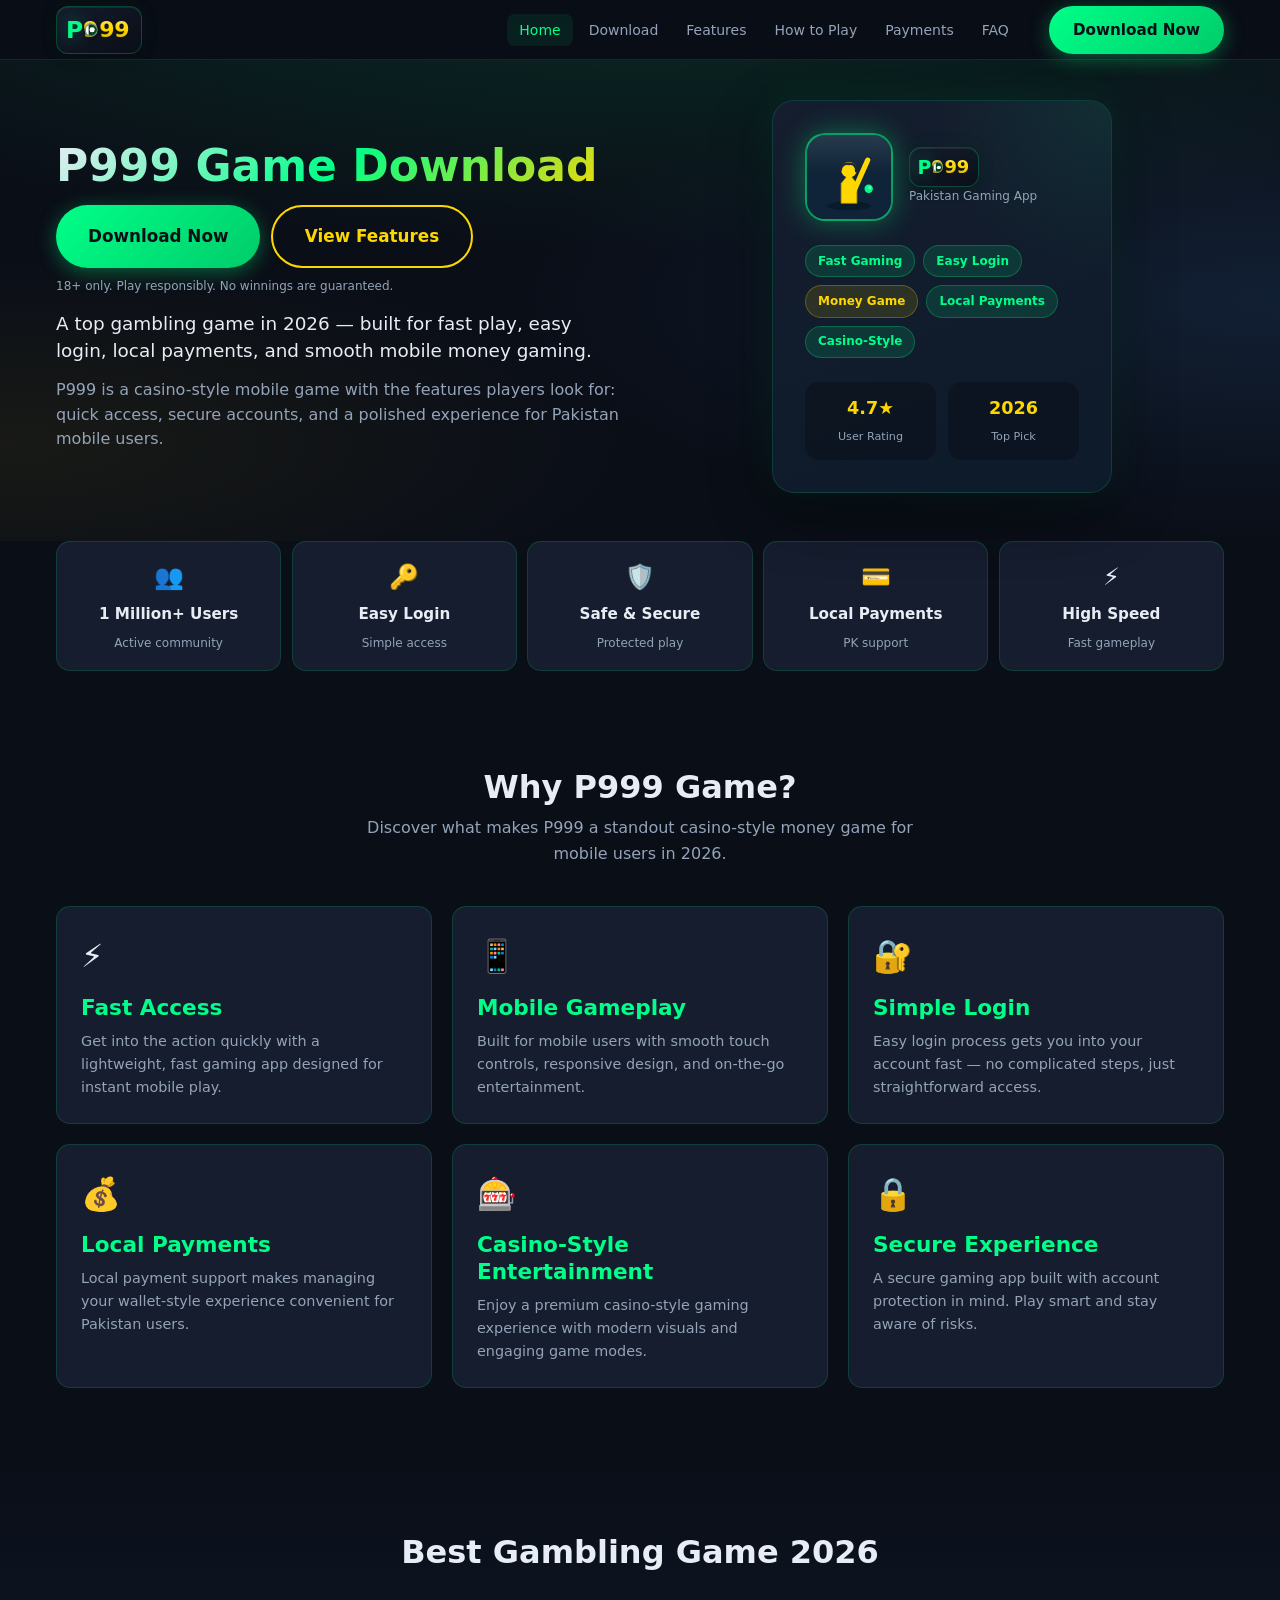
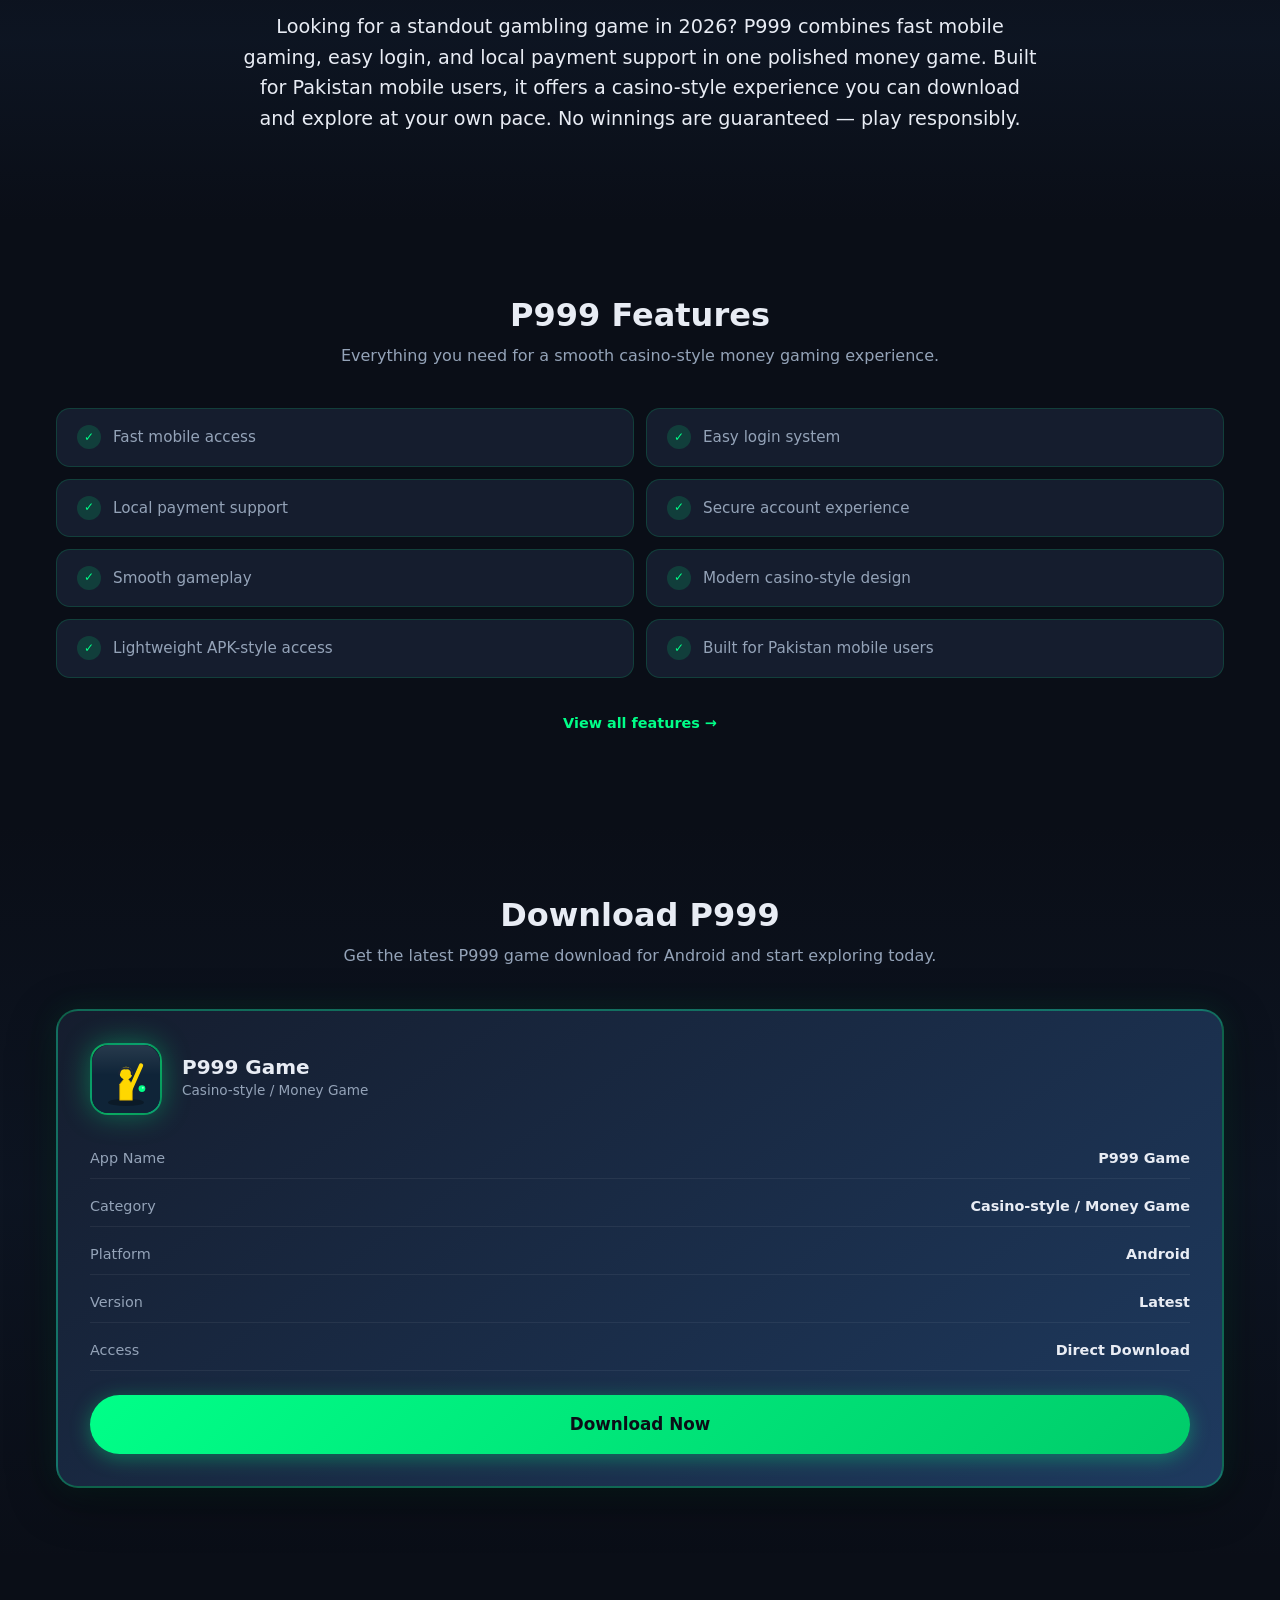
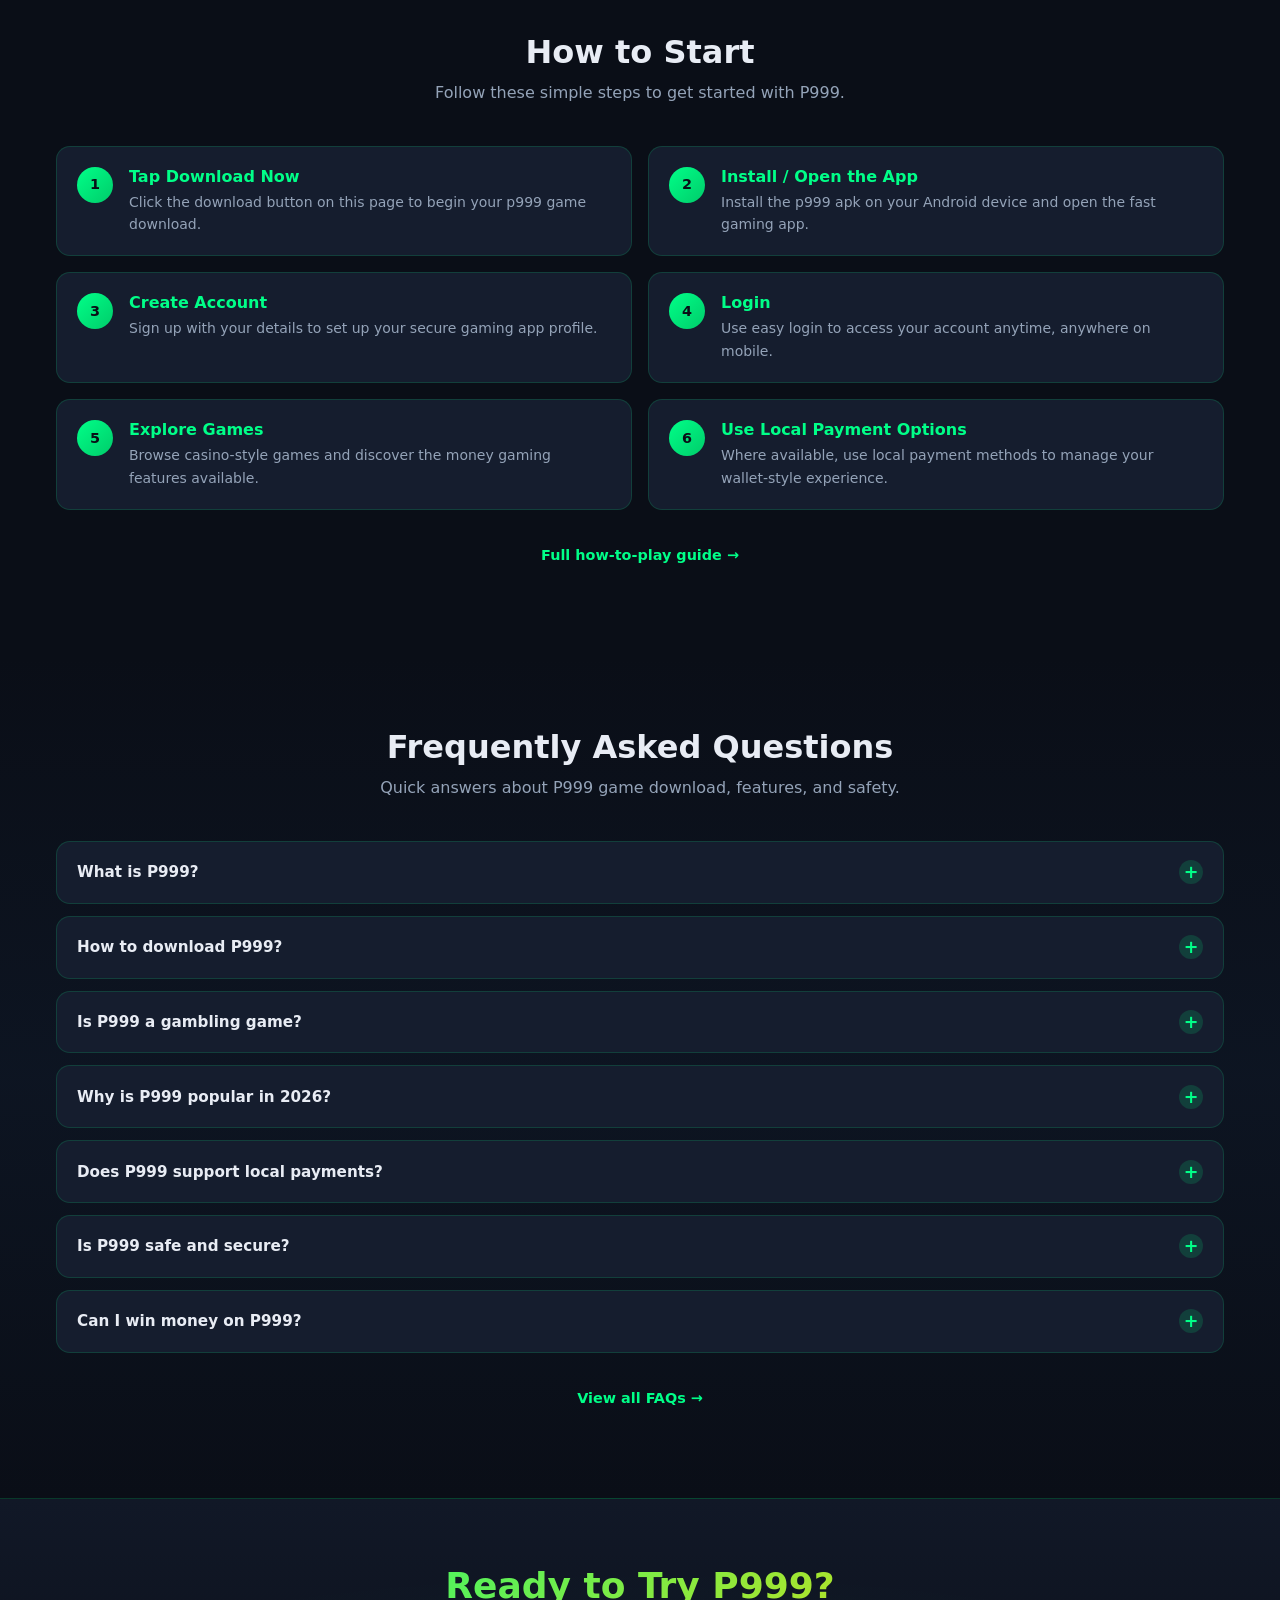
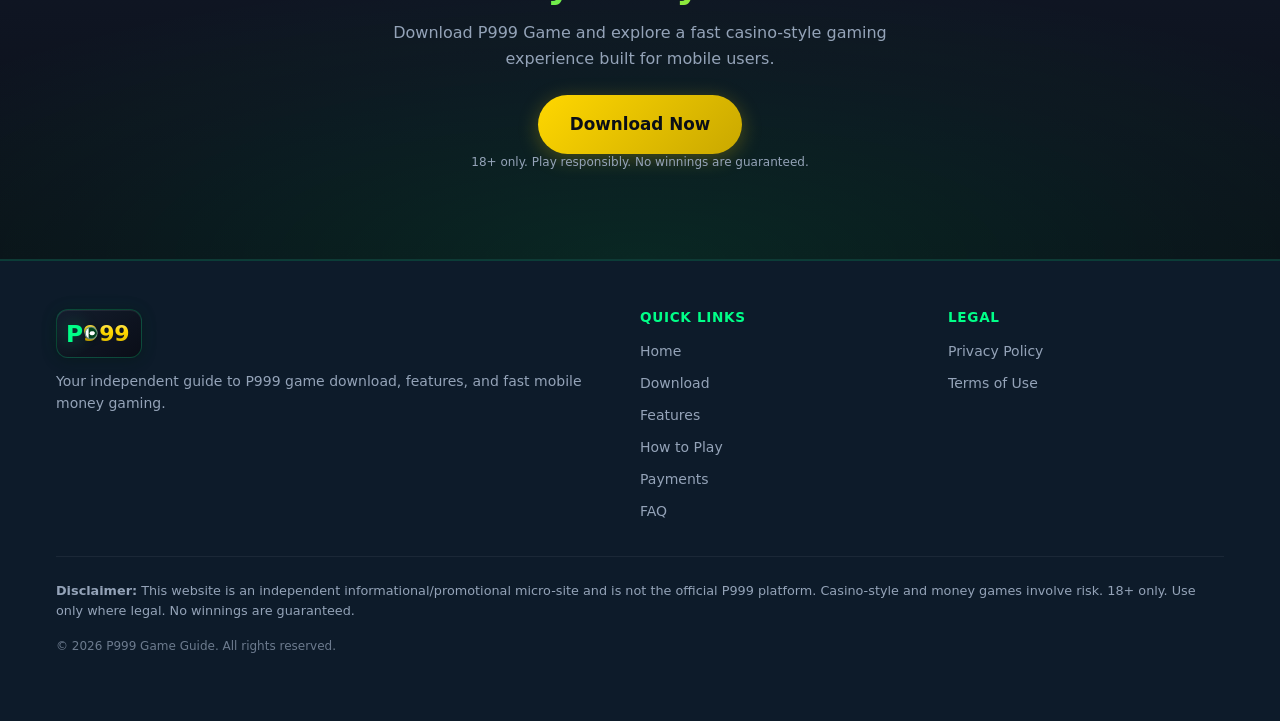
<file: index.html>
<!DOCTYPE html>
<html lang="en">
<head>
  <meta charset="UTF-8">
  <meta name="viewport" content="width=device-width, initial-scale=1.0, viewport-fit=cover">
  <title>P999 Game Download — Best Gambling Game 2026 | Fast Mobile Money Game</title>
  <meta name="description" content="Download P999 Game — the best gambling game 2026 for fast play, easy login, local payments, and a secure casino-style money gaming experience built for Pakistan mobile users.">
  <link rel="canonical" href="https://p999-game.vercel.app/">
  <meta name="theme-color" content="#0a0e17">
  <meta name="robots" content="index, follow">

  <!-- Open Graph -->
  <meta property="og:type" content="website">
  <meta property="og:title" content="P999 Game Download — Best Gambling Game 2026">
  <meta property="og:description" content="Download P999 for fast casino-style gaming, easy login, local payments, and smooth mobile money game features. 18+ only. No winnings guaranteed.">
  <meta property="og:url" content="https://p999-game.vercel.app/">
  <meta property="og:site_name" content="P999 Game Guide">
  <meta property="og:locale" content="en_PK">

  <!-- Twitter Card -->
  <meta name="twitter:card" content="summary_large_image">
  <meta name="twitter:title" content="P999 Game Download — Best Gambling Game 2026">
  <meta name="twitter:description" content="Download P999 for fast casino-style gaming, easy login, local payments, and smooth mobile money game features.">

  <link rel="stylesheet" href="style.css">

  <script type="application/ld+json">
  {
    "@context": "https://schema.org",
    "@type": "FAQPage",
    "mainEntity": [
      {
        "@type": "Question",
        "name": "What is P999?",
        "acceptedAnswer": {
          "@type": "Answer",
          "text": "P999 is a casino-style mobile money game popular among Pakistan gaming app users. It offers fast gameplay, easy login, local payment support, and a modern gambling game 2026 experience built for Android devices."
        }
      },
      {
        "@type": "Question",
        "name": "How to download P999?",
        "acceptedAnswer": {
          "@type": "Answer",
          "text": "Tap the Download Now button on this site to get the p999 apk. Follow the installation guide on our download page for step-by-step instructions."
        }
      },
      {
        "@type": "Question",
        "name": "Is P999 a gambling game?",
        "acceptedAnswer": {
          "@type": "Answer",
          "text": "Yes, P999 is a casino-style gambling game with money gaming features. It involves financial risk, and no winnings are guaranteed. Play only where legal and if you are 18 or older."
        }
      },
      {
        "@type": "Question",
        "name": "Why is P999 popular in 2026?",
        "acceptedAnswer": {
          "@type": "Answer",
          "text": "P999 is considered one of the best gambling game 2026 options due to its fast access, easy login, local payments, secure account features, and smooth mobile gameplay tailored for Pakistan users."
        }
      },
      {
        "@type": "Question",
        "name": "Does P999 support local payments?",
        "acceptedAnswer": {
          "@type": "Answer",
          "text": "Yes, P999 offers local payment support for a convenient wallet-style experience."
        }
      },
      {
        "@type": "Question",
        "name": "Is P999 safe and secure?",
        "acceptedAnswer": {
          "@type": "Answer",
          "text": "P999 is designed as a secure gaming app with account protection features. Always download from trusted sources and follow APK safety tips."
        }
      },
      {
        "@type": "Question",
        "name": "Can I win money on P999?",
        "acceptedAnswer": {
          "@type": "Answer",
          "text": "P999 includes money gaming features where outcomes vary. Gambling involves risk, and no winnings are guaranteed. Never play with money you cannot afford to lose."
        }
      }
    ]
  }
  </script>

  <script type="application/ld+json">
  {
    "@context": "https://schema.org",
    "@type": "SoftwareApplication",
    "name": "P999 Game",
    "applicationCategory": "GameApplication",
    "operatingSystem": "Android",
    "description": "P999 is a casino-style mobile money gaming app with easy login, local payment support, and fast gameplay built for Pakistan mobile users.",
    "offers": {
      "@type": "Offer",
      "price": "0",
      "priceCurrency": "PKR"
    }
  }
  </script>
</head>
<body>

  <!-- Header -->
  <header class="site-header">
    <div class="container header-inner">
      <a href="index.html" class="p999-logo" aria-label="P999 Home">
        <span class="logo-text">
          <span class="logo-p">P</span><span class="logo-nine logo-nine-flag">9<span class="pk-flag" aria-hidden="true"><span class="pk-flag-stripe"></span><span class="pk-flag-moon"></span><span class="pk-flag-star"></span></span></span><span class="logo-nine">9</span><span class="logo-nine">9</span>
        </span>
      </a>

      <nav class="main-nav" aria-label="Main navigation">
        <ul>
          <li><a href="index.html" class="active">Home</a></li>
          <li><a href="download.html">Download</a></li>
          <li><a href="features.html">Features</a></li>
          <li><a href="how-to-play.html">How to Play</a></li>
          <li><a href="login-payments.html">Payments</a></li>
          <li><a href="faq.html">FAQ</a></li>
        </ul>
      </nav>

      <a href="#" class="btn btn-primary header-cta" data-download>Download Now</a>

      <div class="header-actions">
        <a href="#" class="btn btn-primary header-cta-mobile" data-download>Download</a>
        <button class="hamburger" aria-label="Open menu" aria-expanded="false">
          <span></span><span></span><span></span>
        </button>
      </div>
    </div>
  </header>

  <nav class="mobile-nav" aria-label="Mobile navigation">
    <ul>
      <li class="mobile-nav-cta"><a href="#" class="btn btn-primary btn-block" data-download>Download Now</a></li>
      <li><a href="index.html" class="active">Home</a></li>
      <li><a href="download.html">Download</a></li>
      <li><a href="features.html">Features</a></li>
      <li><a href="how-to-play.html">How to Play</a></li>
      <li><a href="login-payments.html">Payments</a></li>
      <li><a href="faq.html">FAQ</a></li>
    </ul>
  </nav>

  <main>
    <!-- Hero -->
    <section class="hero">
      <div class="container">
        <div class="hero-grid">
          <div class="hero-content">
            <h1>P999 Game Download</h1>
            <div class="hero-cta">
              <a href="#" class="btn btn-primary btn-lg" data-download>Download Now</a>
              <a href="features.html" class="btn btn-secondary btn-lg">View Features</a>
            </div>
            <p class="hero-disclaimer hero-disclaimer-inline">18+ only. Play responsibly. No winnings are guaranteed.</p>
            <p class="hero-subtitle">A top gambling game in 2026 — built for fast play, easy login, local payments, and smooth mobile money gaming.</p>
            <p class="hero-text">P999 is a casino-style mobile game with the features players look for: quick access, secure accounts, and a polished experience for Pakistan mobile users.</p>
          </div>

          <div class="hero-visual">
            <div class="app-preview-card" aria-hidden="true">
              <div class="preview-header">
                <div class="app-icon app-icon-lg">
                  <svg class="icon-cricketer" viewBox="0 0 64 64" fill="none" xmlns="http://www.w3.org/2000/svg" aria-hidden="true">
                    <rect width="64" height="64" rx="14" fill="#0f2438"/>
                    <ellipse cx="32" cy="54" rx="17" ry="3.5" fill="#000" fill-opacity="0.28"/>
                    <path d="M26 52V37l5.5-7h1l5.5 7v15H26z" fill="#ffd700" stroke="#b8920a" stroke-width="0.6"/>
                    <circle cx="32" cy="26.5" r="6" fill="#ffd700"/>
                    <path d="M25.5 27c0.5-3.5 3-5.5 6.5-5 3.5-0.5 6 2 5.5 5.5" stroke="#1a2438" stroke-width="2" fill="none" stroke-linecap="round"/>
                    <rect x="38.5" y="16" width="4" height="32" rx="2" fill="#ffd700" transform="rotate(24 40.5 32)"/>
                    <circle cx="47" cy="41" r="3.2" fill="#00ff88"/>
                    <circle cx="47.8" cy="40.2" r="1" fill="#fff" fill-opacity="0.55"/>
                  </svg>
                </div>
                <div>
                  <span class="p999-logo" style="font-size:1.1rem">
                    <span class="logo-text">
                      <span class="logo-p">P</span><span class="logo-nine logo-nine-flag">9<span class="pk-flag"><span class="pk-flag-stripe"></span><span class="pk-flag-moon"></span><span class="pk-flag-star"></span></span></span><span class="logo-nine">9</span><span class="logo-nine">9</span>
                    </span>
                  </span>
                  <p style="font-size:0.75rem;color:var(--color-text-muted);margin:0">Pakistan Gaming App</p>
                </div>
              </div>
              <div class="preview-tags">
                <span class="tag">Fast Gaming</span>
                <span class="tag">Easy Login</span>
                <span class="tag tag-gold">Money Game</span>
                <span class="tag">Local Payments</span>
                <span class="tag">Casino-Style</span>
              </div>
              <div class="preview-stats">
                <div class="preview-stat"><strong>4.7★</strong><span>User Rating</span></div>
                <div class="preview-stat"><strong>2026</strong><span>Top Pick</span></div>
              </div>
            </div>
          </div>
        </div>
      </div>
    </section>

    <!-- Stat Cards -->
    <div class="container">
      <div class="stat-cards">
        <!-- Replace or verify this claim before final launch if needed. -->
        <div class="stat-card">
          <div class="stat-icon">👥</div>
          <strong>1 Million+ Users</strong>
          <span>Active community</span>
        </div>
        <div class="stat-card">
          <div class="stat-icon">🔑</div>
          <strong>Easy Login</strong>
          <span>Simple access</span>
        </div>
        <div class="stat-card">
          <div class="stat-icon">🛡️</div>
          <strong>Safe &amp; Secure</strong>
          <span>Protected play</span>
        </div>
        <div class="stat-card">
          <div class="stat-icon">💳</div>
          <strong>Local Payments</strong>
          <span>PK support</span>
        </div>
        <div class="stat-card">
          <div class="stat-icon">⚡</div>
          <strong>High Speed</strong>
          <span>Fast gameplay</span>
        </div>
      </div>
    </div>

    <!-- Why P999 -->
    <section id="why-p999">
      <div class="container">
        <div class="section-title">
          <h2>Why P999 Game?</h2>
          <p>Discover what makes P999 a standout casino-style money game for mobile users in 2026.</p>
        </div>
        <div class="cards-grid cols-3">
          <article class="card">
            <div class="card-icon">⚡</div>
            <h3>Fast Access</h3>
            <p>Get into the action quickly with a lightweight, fast gaming app designed for instant mobile play.</p>
          </article>
          <article class="card">
            <div class="card-icon">📱</div>
            <h3>Mobile Gameplay</h3>
            <p>Built for mobile users with smooth touch controls, responsive design, and on-the-go entertainment.</p>
          </article>
          <article class="card">
            <div class="card-icon">🔐</div>
            <h3>Simple Login</h3>
            <p>Easy login process gets you into your account fast — no complicated steps, just straightforward access.</p>
          </article>
          <article class="card">
            <div class="card-icon">💰</div>
            <h3>Local Payments</h3>
            <p>Local payment support makes managing your wallet-style experience convenient for Pakistan users.</p>
          </article>
          <article class="card">
            <div class="card-icon">🎰</div>
            <h3>Casino-Style Entertainment</h3>
            <p>Enjoy a premium casino-style gaming experience with modern visuals and engaging game modes.</p>
          </article>
          <article class="card">
            <div class="card-icon">🔒</div>
            <h3>Secure Experience</h3>
            <p>A secure gaming app built with account protection in mind. Play smart and stay aware of risks.</p>
          </article>
        </div>
      </div>
    </section>

    <!-- Best Gambling Game 2026 -->
    <section id="best-game">
      <div class="container">
        <div class="section-title">
          <h2>Best Gambling Game 2026</h2>
        </div>
        <div class="prose" style="max-width:800px;margin:0 auto;text-align:center">
          <p class="lead">Looking for a standout gambling game in 2026? P999 combines fast mobile gaming, easy login, and local payment support in one polished money game. Built for Pakistan mobile users, it offers a casino-style experience you can download and explore at your own pace. No winnings are guaranteed — play responsibly.</p>
        </div>
      </div>
    </section>

    <!-- Features -->
    <section id="features">
      <div class="container">
        <div class="section-title">
          <h2>P999 Features</h2>
          <p>Everything you need for a smooth casino-style money gaming experience.</p>
        </div>
        <ul class="feature-list">
          <li class="feature-item"><span class="check">✓</span><span>Fast mobile access</span></li>
          <li class="feature-item"><span class="check">✓</span><span>Easy login system</span></li>
          <li class="feature-item"><span class="check">✓</span><span>Local payment support</span></li>
          <li class="feature-item"><span class="check">✓</span><span>Secure account experience</span></li>
          <li class="feature-item"><span class="check">✓</span><span>Smooth gameplay</span></li>
          <li class="feature-item"><span class="check">✓</span><span>Modern casino-style design</span></li>
          <li class="feature-item"><span class="check">✓</span><span>Lightweight APK-style access</span></li>
          <li class="feature-item"><span class="check">✓</span><span>Built for Pakistan mobile users</span></li>
        </ul>
        <p class="text-center mt-2"><a href="features.html" class="link-arrow">View all features →</a></p>
      </div>
    </section>

    <!-- Download -->
    <section id="download">
      <div class="container">
        <div class="section-title">
          <h2>Download P999</h2>
          <p>Get the latest P999 game download for Android and start exploring today.</p>
        </div>
        <div class="download-card">
          <div class="download-card-header">
            <div class="app-icon">
              <svg class="icon-cricketer" viewBox="0 0 64 64" fill="none" xmlns="http://www.w3.org/2000/svg" aria-hidden="true">
                <rect width="64" height="64" rx="14" fill="#0f2438"/>
                <ellipse cx="32" cy="54" rx="17" ry="3.5" fill="#000" fill-opacity="0.28"/>
                <path d="M26 52V37l5.5-7h1l5.5 7v15H26z" fill="#ffd700" stroke="#b8920a" stroke-width="0.6"/>
                <circle cx="32" cy="26.5" r="6" fill="#ffd700"/>
                <path d="M25.5 27c0.5-3.5 3-5.5 6.5-5 3.5-0.5 6 2 5.5 5.5" stroke="#1a2438" stroke-width="2" fill="none" stroke-linecap="round"/>
                <rect x="38.5" y="16" width="4" height="32" rx="2" fill="#ffd700" transform="rotate(24 40.5 32)"/>
                <circle cx="47" cy="41" r="3.2" fill="#00ff88"/>
                <circle cx="47.8" cy="40.2" r="1" fill="#fff" fill-opacity="0.55"/>
              </svg>
            </div>
            <div>
              <h3 style="color:var(--color-text);font-size:1.25rem;margin:0">P999 Game</h3>
              <p style="margin:0;font-size:0.85rem;color:var(--color-text-muted)">Casino-style / Money Game</p>
            </div>
          </div>
          <dl class="download-info">
            <div class="download-info-row"><dt>App Name</dt><dd>P999 Game</dd></div>
            <div class="download-info-row"><dt>Category</dt><dd>Casino-style / Money Game</dd></div>
            <div class="download-info-row"><dt>Platform</dt><dd>Android</dd></div>
            <div class="download-info-row"><dt>Version</dt><dd>Latest</dd></div>
            <div class="download-info-row"><dt>Access</dt><dd>Direct Download</dd></div>
          </dl>
          <a href="#" class="btn btn-primary btn-lg btn-block" data-download>Download Now</a>
        </div>
      </div>
    </section>

    <!-- How to Start -->
    <section id="how-to-start">
      <div class="container">
        <div class="section-title">
          <h2>How to Start</h2>
          <p>Follow these simple steps to get started with P999.</p>
        </div>
        <ol class="steps">
          <li class="step">
            <div class="step-content">
              <h3>Tap Download Now</h3>
              <p>Click the download button on this page to begin your p999 game download.</p>
            </div>
          </li>
          <li class="step">
            <div class="step-content">
              <h3>Install / Open the App</h3>
              <p>Install the p999 apk on your Android device and open the fast gaming app.</p>
            </div>
          </li>
          <li class="step">
            <div class="step-content">
              <h3>Create Account</h3>
              <p>Sign up with your details to set up your secure gaming app profile.</p>
            </div>
          </li>
          <li class="step">
            <div class="step-content">
              <h3>Login</h3>
              <p>Use easy login to access your account anytime, anywhere on mobile.</p>
            </div>
          </li>
          <li class="step">
            <div class="step-content">
              <h3>Explore Games</h3>
              <p>Browse casino-style games and discover the money gaming features available.</p>
            </div>
          </li>
          <li class="step">
            <div class="step-content">
              <h3>Use Local Payment Options</h3>
              <p>Where available, use local payment methods to manage your wallet-style experience.</p>
            </div>
          </li>
        </ol>
        <p class="text-center mt-2"><a href="how-to-play.html" class="link-arrow">Full how-to-play guide →</a></p>
      </div>
    </section>

    <!-- FAQ Preview -->
    <section id="faq-preview">
      <div class="container">
        <div class="section-title">
          <h2>Frequently Asked Questions</h2>
          <p>Quick answers about P999 game download, features, and safety.</p>
        </div>
        <div class="faq-list">
          <div class="faq-item">
            <button class="faq-question" aria-expanded="false">What is P999?<span class="faq-icon">+</span></button>
            <div class="faq-answer"><div class="faq-answer-inner">P999 is a casino-style mobile money game popular among Pakistan gaming app users. It offers fast gameplay, easy login, local payment support, and a modern gambling game 2026 experience built for Android devices.</div></div>
          </div>
          <div class="faq-item">
            <button class="faq-question" aria-expanded="false">How to download P999?<span class="faq-icon">+</span></button>
            <div class="faq-answer"><div class="faq-answer-inner">Tap the Download Now button on this site to get the p999 apk. Follow the installation guide on our <a href="download.html">download page</a> for step-by-step instructions.</div></div>
          </div>
          <div class="faq-item">
            <button class="faq-question" aria-expanded="false">Is P999 a gambling game?<span class="faq-icon">+</span></button>
            <div class="faq-answer"><div class="faq-answer-inner">Yes, P999 is a casino-style gambling game with money gaming features. It involves financial risk, and no winnings are guaranteed. Play only where legal and if you are 18 or older.</div></div>
          </div>
          <div class="faq-item">
            <button class="faq-question" aria-expanded="false">Why is P999 popular in 2026?<span class="faq-icon">+</span></button>
            <div class="faq-answer"><div class="faq-answer-inner">P999 is considered one of the best gambling game 2026 options due to its fast access, easy login, local payments, secure account features, and smooth mobile gameplay tailored for Pakistan users.</div></div>
          </div>
          <div class="faq-item">
            <button class="faq-question" aria-expanded="false">Does P999 support local payments?<span class="faq-icon">+</span></button>
            <div class="faq-answer"><div class="faq-answer-inner">Yes, P999 offers local payment support for a convenient wallet-style experience. Visit our <a href="login-payments.html">login &amp; payments page</a> for more details.</div></div>
          </div>
          <div class="faq-item">
            <button class="faq-question" aria-expanded="false">Is P999 safe and secure?<span class="faq-icon">+</span></button>
            <div class="faq-answer"><div class="faq-answer-inner">P999 is designed as a secure gaming app with account protection features. Always download from trusted sources and follow APK safety tips on our download page.</div></div>
          </div>
          <div class="faq-item">
            <button class="faq-question" aria-expanded="false">Can I win money on P999?<span class="faq-icon">+</span></button>
            <div class="faq-answer"><div class="faq-answer-inner">P999 includes money gaming features where outcomes vary. Gambling involves risk, and no winnings are guaranteed. Never play with money you cannot afford to lose.</div></div>
          </div>
        </div>
        <p class="text-center mt-2"><a href="faq.html" class="link-arrow">View all FAQs →</a></p>
      </div>
    </section>

    <!-- Final CTA -->
    <section class="cta-section">
      <div class="container">
        <h2>Ready to Try P999?</h2>
        <p>Download P999 Game and explore a fast casino-style gaming experience built for mobile users.</p>
        <a href="#" class="btn btn-gold btn-lg" data-download>Download Now</a>
        <p class="hero-disclaimer mt-1">18+ only. Play responsibly. No winnings are guaranteed.</p>
      </div>
    </section>
  </main>

  <!-- Footer -->
  <footer class="site-footer">
    <div class="container">
      <div class="footer-grid">
        <div class="footer-brand">
          <a href="index.html" class="p999-logo">
            <span class="logo-text">
              <span class="logo-p">P</span><span class="logo-nine logo-nine-flag">9<span class="pk-flag"><span class="pk-flag-stripe"></span><span class="pk-flag-moon"></span><span class="pk-flag-star"></span></span></span><span class="logo-nine">9</span><span class="logo-nine">9</span>
            </span>
          </a>
          <p>Your independent guide to P999 game download, features, and fast mobile money gaming.</p>
        </div>
        <div class="footer-links">
          <h4>Quick Links</h4>
          <ul>
            <li><a href="index.html">Home</a></li>
            <li><a href="download.html">Download</a></li>
            <li><a href="features.html">Features</a></li>
            <li><a href="how-to-play.html">How to Play</a></li>
            <li><a href="login-payments.html">Payments</a></li>
            <li><a href="faq.html">FAQ</a></li>
          </ul>
        </div>
        <div class="footer-links">
          <h4>Legal</h4>
          <ul>
            <li><a href="privacy.html">Privacy Policy</a></li>
            <li><a href="terms.html">Terms of Use</a></li>
          </ul>
        </div>
      </div>
      <p class="footer-disclaimer"><strong>Disclaimer:</strong> This website is an independent informational/promotional micro-site and is not the official P999 platform. Casino-style and money games involve risk. 18+ only. Use only where legal. No winnings are guaranteed.</p>
      <p class="footer-bottom">&copy; 2026 P999 Game Guide. All rights reserved.</p>
    </div>
  </footer>

  <!-- Mobile Download Bar -->
  <div class="mobile-download-bar">
    <a href="#" class="btn btn-primary" data-download>Download P999</a>
  </div>

  <button class="scroll-top" aria-label="Scroll to top">↑</button>

  <script defer src="script.js"></script>
</body>
</html>
</file>
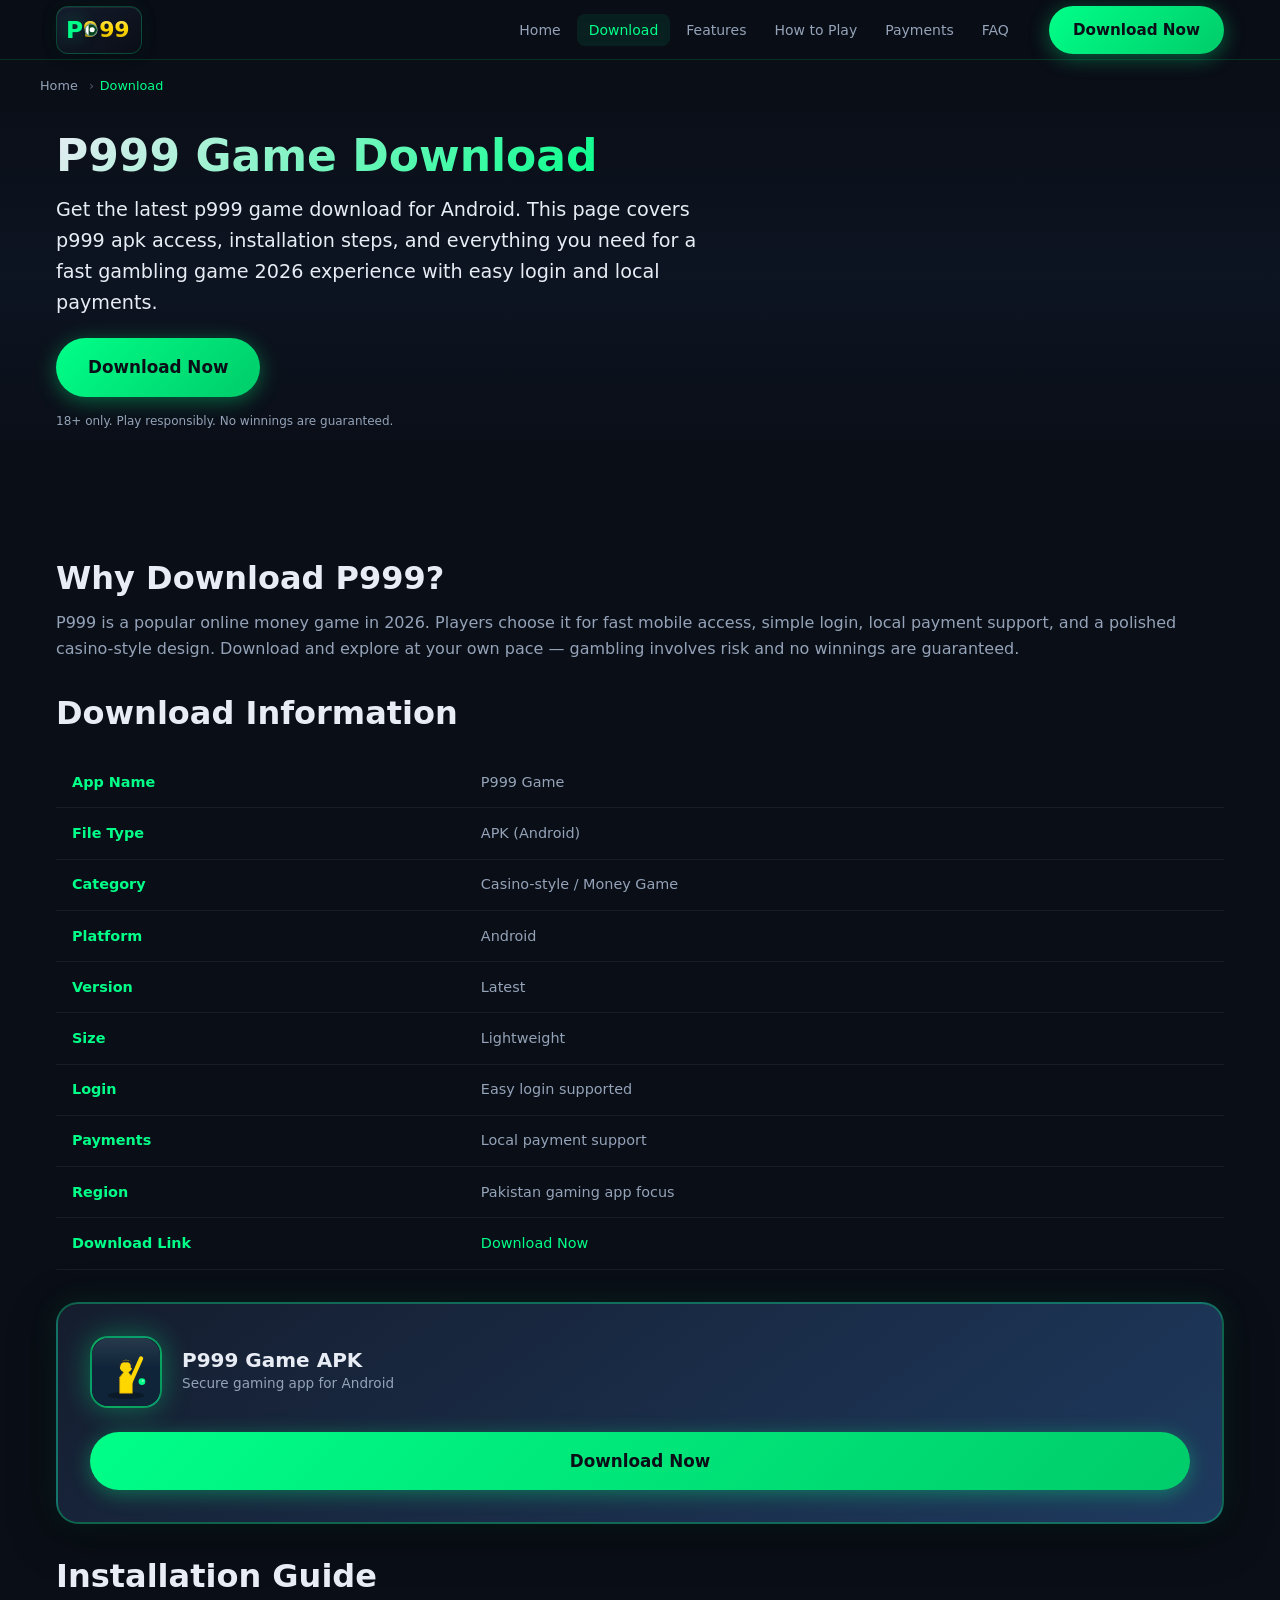
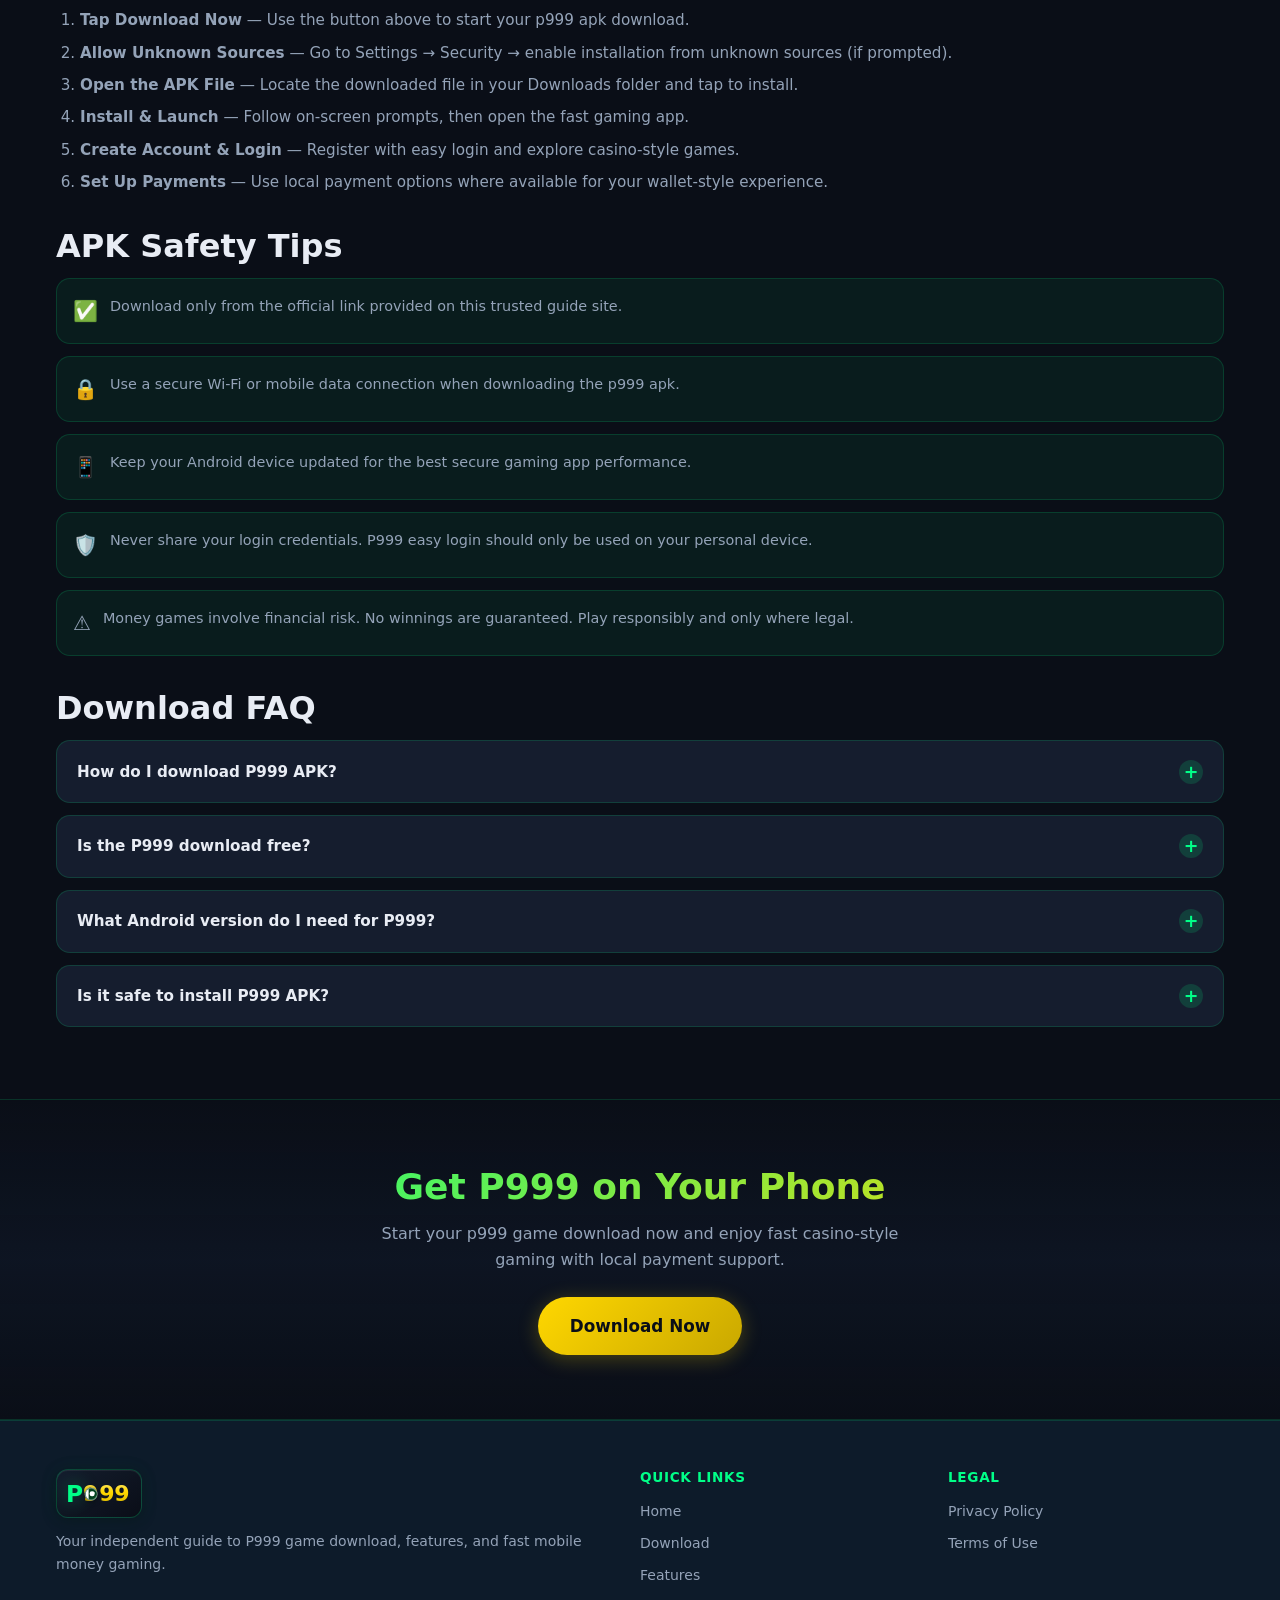
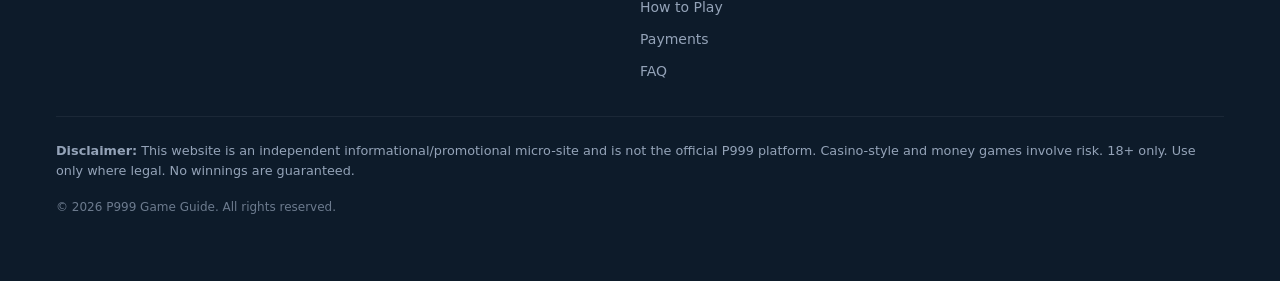
<file: download.html>
<!DOCTYPE html>
<html lang="en">
<head>
  <meta charset="UTF-8">
  <meta name="viewport" content="width=device-width, initial-scale=1.0, viewport-fit=cover">
  <title>P999 Game Download — Get P999 APK | Fast Gambling Game 2026</title>
  <meta name="description" content="Get your p999 game download here. Install the p999 apk for Android with easy login, local payments, and fast access to the best money game and gambling game 2026 experience.">
  <link rel="canonical" href="https://p999-game.vercel.app/download.html">
  <meta name="theme-color" content="#0a0e17">
  <meta name="robots" content="index, follow">

  <meta property="og:type" content="website">
  <meta property="og:title" content="P999 Game Download — Get P999 APK">
  <meta property="og:description" content="Download P999 APK for Android. Fast gambling game 2026 with easy login, local payments, and secure mobile money gaming.">
  <meta property="og:url" content="https://p999-game.vercel.app/download.html">
  <meta property="og:site_name" content="P999 Game Guide">

  <meta name="twitter:card" content="summary">
  <meta name="twitter:title" content="P999 Game Download — Get P999 APK">
  <meta name="twitter:description" content="Download P999 APK for Android with easy login, local payments, and fast mobile gaming access.">

  <link rel="stylesheet" href="style.css">

  <script type="application/ld+json">
  {
    "@context": "https://schema.org",
    "@type": "SoftwareApplication",
    "name": "P999 Game",
    "applicationCategory": "GameApplication",
    "operatingSystem": "Android",
    "description": "Download P999 APK — a casino-style gambling game 2026 with easy login, local payment support, and fast mobile money gaming features.",
    "offers": {
      "@type": "Offer",
      "price": "0",
      "priceCurrency": "PKR"
    }
  }
  </script>

  <script type="application/ld+json">
  {
    "@context": "https://schema.org",
    "@type": "FAQPage",
    "mainEntity": [
      {
        "@type": "Question",
        "name": "How do I download P999 APK?",
        "acceptedAnswer": {
          "@type": "Answer",
          "text": "Tap the Download Now button on this page to get the p999 apk file. Enable installation from unknown sources in your Android settings, then install and open the app."
        }
      },
      {
        "@type": "Question",
        "name": "Is the P999 download free?",
        "acceptedAnswer": {
          "@type": "Answer",
          "text": "Yes, downloading the P999 game app is free. In-app money gaming features may involve real funds. No winnings are guaranteed."
        }
      },
      {
        "@type": "Question",
        "name": "What Android version do I need for P999?",
        "acceptedAnswer": {
          "@type": "Answer",
          "text": "P999 works on most modern Android devices. Ensure your phone has enough storage and an updated operating system for the best fast gaming app experience."
        }
      },
      {
        "@type": "Question",
        "name": "Is it safe to install P999 APK?",
        "acceptedAnswer": {
          "@type": "Answer",
          "text": "Download only from trusted sources. Follow our APK safety tips below, use a secure connection, and verify the file before installing. This is a secure gaming app when obtained from reliable links."
        }
      }
    ]
  }
  </script>
</head>
<body>

  <header class="site-header">
    <div class="container header-inner">
      <a href="index.html" class="p999-logo" aria-label="P999 Home">
        <span class="logo-text">
          <span class="logo-p">P</span><span class="logo-nine logo-nine-flag">9<span class="pk-flag"><span class="pk-flag-stripe"></span><span class="pk-flag-moon"></span><span class="pk-flag-star"></span></span></span><span class="logo-nine">9</span><span class="logo-nine">9</span>
        </span>
      </a>
      <nav class="main-nav" aria-label="Main navigation">
        <ul>
          <li><a href="index.html">Home</a></li>
          <li><a href="download.html" class="active">Download</a></li>
          <li><a href="features.html">Features</a></li>
          <li><a href="how-to-play.html">How to Play</a></li>
          <li><a href="login-payments.html">Payments</a></li>
          <li><a href="faq.html">FAQ</a></li>
        </ul>
      </nav>
      <a href="#" class="btn btn-primary header-cta" data-download>Download Now</a>
      <div class="header-actions">
        <a href="#" class="btn btn-primary header-cta-mobile" data-download>Download</a>
        <button class="hamburger" aria-label="Open menu" aria-expanded="false"><span></span><span></span><span></span></button>
      </div>
    </div>
  </header>

  <nav class="mobile-nav" aria-label="Mobile navigation">
    <ul>
      
      <li class="mobile-nav-cta"><a href="#" class="btn btn-primary btn-block" data-download>Download Now</a></li>
<li><a href="index.html">Home</a></li>
      <li><a href="download.html" class="active">Download</a></li>
      <li><a href="features.html">Features</a></li>
      <li><a href="how-to-play.html">How to Play</a></li>
      <li><a href="login-payments.html">Payments</a></li>
      <li><a href="faq.html">FAQ</a></li>
    </ul>
  </nav>

  <main>
    <div class="container breadcrumbs" aria-label="Breadcrumb">
      <ol>
        <li><a href="index.html">Home</a></li>
        <li>Download</li>
      </ol>
    </div>

    <section class="page-header">
      <div class="container">
        <h1>P999 Game Download</h1>
        <p class="lead">Get the latest p999 game download for Android. This page covers p999 apk access, installation steps, and everything you need for a fast gambling game 2026 experience with easy login and local payments.</p>
        <div class="page-top-cta">
          <a href="#" class="btn btn-primary btn-lg" data-download>Download Now</a>
        </div>
        <p class="hero-disclaimer mt-1">18+ only. Play responsibly. No winnings are guaranteed.</p>
      </div>
    </section>

    <section>
      <div class="container prose">
        <h2>Why Download P999?</h2>
        <p>P999 is a popular online money game in 2026. Players choose it for fast mobile access, simple login, local payment support, and a polished casino-style design. Download and explore at your own pace — gambling involves risk and no winnings are guaranteed.</p>

        <h2>Download Information</h2>
        <table class="info-table">
          <tbody>
            <tr><th>App Name</th><td>P999 Game</td></tr>
            <tr><th>File Type</th><td>APK (Android)</td></tr>
            <tr><th>Category</th><td>Casino-style / Money Game</td></tr>
            <tr><th>Platform</th><td>Android</td></tr>
            <tr><th>Version</th><td>Latest</td></tr>
            <tr><th>Size</th><td>Lightweight</td></tr>
            <tr><th>Login</th><td>Easy login supported</td></tr>
            <tr><th>Payments</th><td>Local payment support</td></tr>
            <tr><th>Region</th><td>Pakistan gaming app focus</td></tr>
            <tr><th>Download Link</th><td><a href="#" data-download>Download Now</a></td></tr>
          </tbody>
        </table>

        <div class="download-card mt-2">
          <div class="download-card-header">
            <div class="app-icon">
              <svg class="icon-cricketer" viewBox="0 0 64 64" fill="none" xmlns="http://www.w3.org/2000/svg" aria-hidden="true">
                <rect width="64" height="64" rx="14" fill="#0f2438"/>
                <ellipse cx="32" cy="54" rx="17" ry="3.5" fill="#000" fill-opacity="0.28"/>
                <path d="M26 52V37l5.5-7h1l5.5 7v15H26z" fill="#ffd700" stroke="#b8920a" stroke-width="0.6"/>
                <circle cx="32" cy="26.5" r="6" fill="#ffd700"/>
                <path d="M25.5 27c0.5-3.5 3-5.5 6.5-5 3.5-0.5 6 2 5.5 5.5" stroke="#1a2438" stroke-width="2" fill="none" stroke-linecap="round"/>
                <rect x="38.5" y="16" width="4" height="32" rx="2" fill="#ffd700" transform="rotate(24 40.5 32)"/>
                <circle cx="47" cy="41" r="3.2" fill="#00ff88"/>
                <circle cx="47.8" cy="40.2" r="1" fill="#fff" fill-opacity="0.55"/>
              </svg>
            </div>
            <div>
              <h3 style="color:var(--color-text);font-size:1.25rem;margin:0">P999 Game APK</h3>
              <p style="margin:0;font-size:0.85rem;color:var(--color-text-muted)">Secure gaming app for Android</p>
            </div>
          </div>
          <a href="#" class="btn btn-primary btn-lg btn-block" data-download>Download Now</a>
        </div>

        <h2>Installation Guide</h2>
        <ol>
          <li><strong>Tap Download Now</strong> — Use the button above to start your p999 apk download.</li>
          <li><strong>Allow Unknown Sources</strong> — Go to Settings → Security → enable installation from unknown sources (if prompted).</li>
          <li><strong>Open the APK File</strong> — Locate the downloaded file in your Downloads folder and tap to install.</li>
          <li><strong>Install &amp; Launch</strong> — Follow on-screen prompts, then open the fast gaming app.</li>
          <li><strong>Create Account &amp; Login</strong> — Register with easy login and explore casino-style games.</li>
          <li><strong>Set Up Payments</strong> — Use local payment options where available for your wallet-style experience.</li>
        </ol>

        <h2>APK Safety Tips</h2>
        <div class="safety-tips">
          <div class="safety-tip"><span class="tip-icon">✅</span><span>Download only from the official link provided on this trusted guide site.</span></div>
          <div class="safety-tip"><span class="tip-icon">🔒</span><span>Use a secure Wi-Fi or mobile data connection when downloading the p999 apk.</span></div>
          <div class="safety-tip"><span class="tip-icon">📱</span><span>Keep your Android device updated for the best secure gaming app performance.</span></div>
          <div class="safety-tip"><span class="tip-icon">🛡️</span><span>Never share your login credentials. P999 easy login should only be used on your personal device.</span></div>
          <div class="safety-tip"><span class="tip-icon">⚠️</span><span>Money games involve financial risk. No winnings are guaranteed. Play responsibly and only where legal.</span></div>
        </div>

        <h2>Download FAQ</h2>
        <div class="faq-list">
          <div class="faq-item">
            <button class="faq-question" aria-expanded="false">How do I download P999 APK?<span class="faq-icon">+</span></button>
            <div class="faq-answer"><div class="faq-answer-inner">Tap the Download Now button on this page to get the p999 apk file. Enable installation from unknown sources in your Android settings, then install and open the app.</div></div>
          </div>
          <div class="faq-item">
            <button class="faq-question" aria-expanded="false">Is the P999 download free?<span class="faq-icon">+</span></button>
            <div class="faq-answer"><div class="faq-answer-inner">Yes, downloading the P999 game app is free. In-app money gaming features may involve real funds. No winnings are guaranteed.</div></div>
          </div>
          <div class="faq-item">
            <button class="faq-question" aria-expanded="false">What Android version do I need for P999?<span class="faq-icon">+</span></button>
            <div class="faq-answer"><div class="faq-answer-inner">P999 works on most modern Android devices. Ensure your phone has enough storage and an updated operating system for the best fast gaming app experience.</div></div>
          </div>
          <div class="faq-item">
            <button class="faq-question" aria-expanded="false">Is it safe to install P999 APK?<span class="faq-icon">+</span></button>
            <div class="faq-answer"><div class="faq-answer-inner">Download only from trusted sources. Follow our APK safety tips above, use a secure connection, and verify the file before installing.</div></div>
          </div>
        </div>
      </div>
    </section>

    <section class="cta-section">
      <div class="container">
        <h2>Get P999 on Your Phone</h2>
        <p>Start your p999 game download now and enjoy fast casino-style gaming with local payment support.</p>
        <a href="#" class="btn btn-gold btn-lg" data-download>Download Now</a>
      </div>
    </section>
  </main>

  <footer class="site-footer">
    <div class="container">
      <div class="footer-grid">
        <div class="footer-brand">
          <a href="index.html" class="p999-logo"><span class="logo-text"><span class="logo-p">P</span><span class="logo-nine logo-nine-flag">9<span class="pk-flag"><span class="pk-flag-stripe"></span><span class="pk-flag-moon"></span><span class="pk-flag-star"></span></span></span><span class="logo-nine">9</span><span class="logo-nine">9</span></span></a>
          <p>Your independent guide to P999 game download, features, and fast mobile money gaming.</p>
        </div>
        <div class="footer-links"><h4>Quick Links</h4><ul><li><a href="index.html">Home</a></li><li><a href="download.html">Download</a></li><li><a href="features.html">Features</a></li><li><a href="how-to-play.html">How to Play</a></li><li><a href="login-payments.html">Payments</a></li><li><a href="faq.html">FAQ</a></li></ul></div>
        <div class="footer-links"><h4>Legal</h4><ul><li><a href="privacy.html">Privacy Policy</a></li><li><a href="terms.html">Terms of Use</a></li></ul></div>
      </div>
      <p class="footer-disclaimer"><strong>Disclaimer:</strong> This website is an independent informational/promotional micro-site and is not the official P999 platform. Casino-style and money games involve risk. 18+ only. Use only where legal. No winnings are guaranteed.</p>
      <p class="footer-bottom">&copy; 2026 P999 Game Guide. All rights reserved.</p>
    </div>
  </footer>

  <div class="mobile-download-bar"><a href="#" class="btn btn-primary" data-download>Download P999</a></div>
  <button class="scroll-top" aria-label="Scroll to top">↑</button>
  <script defer src="script.js"></script>
</body>
</html>
</file>
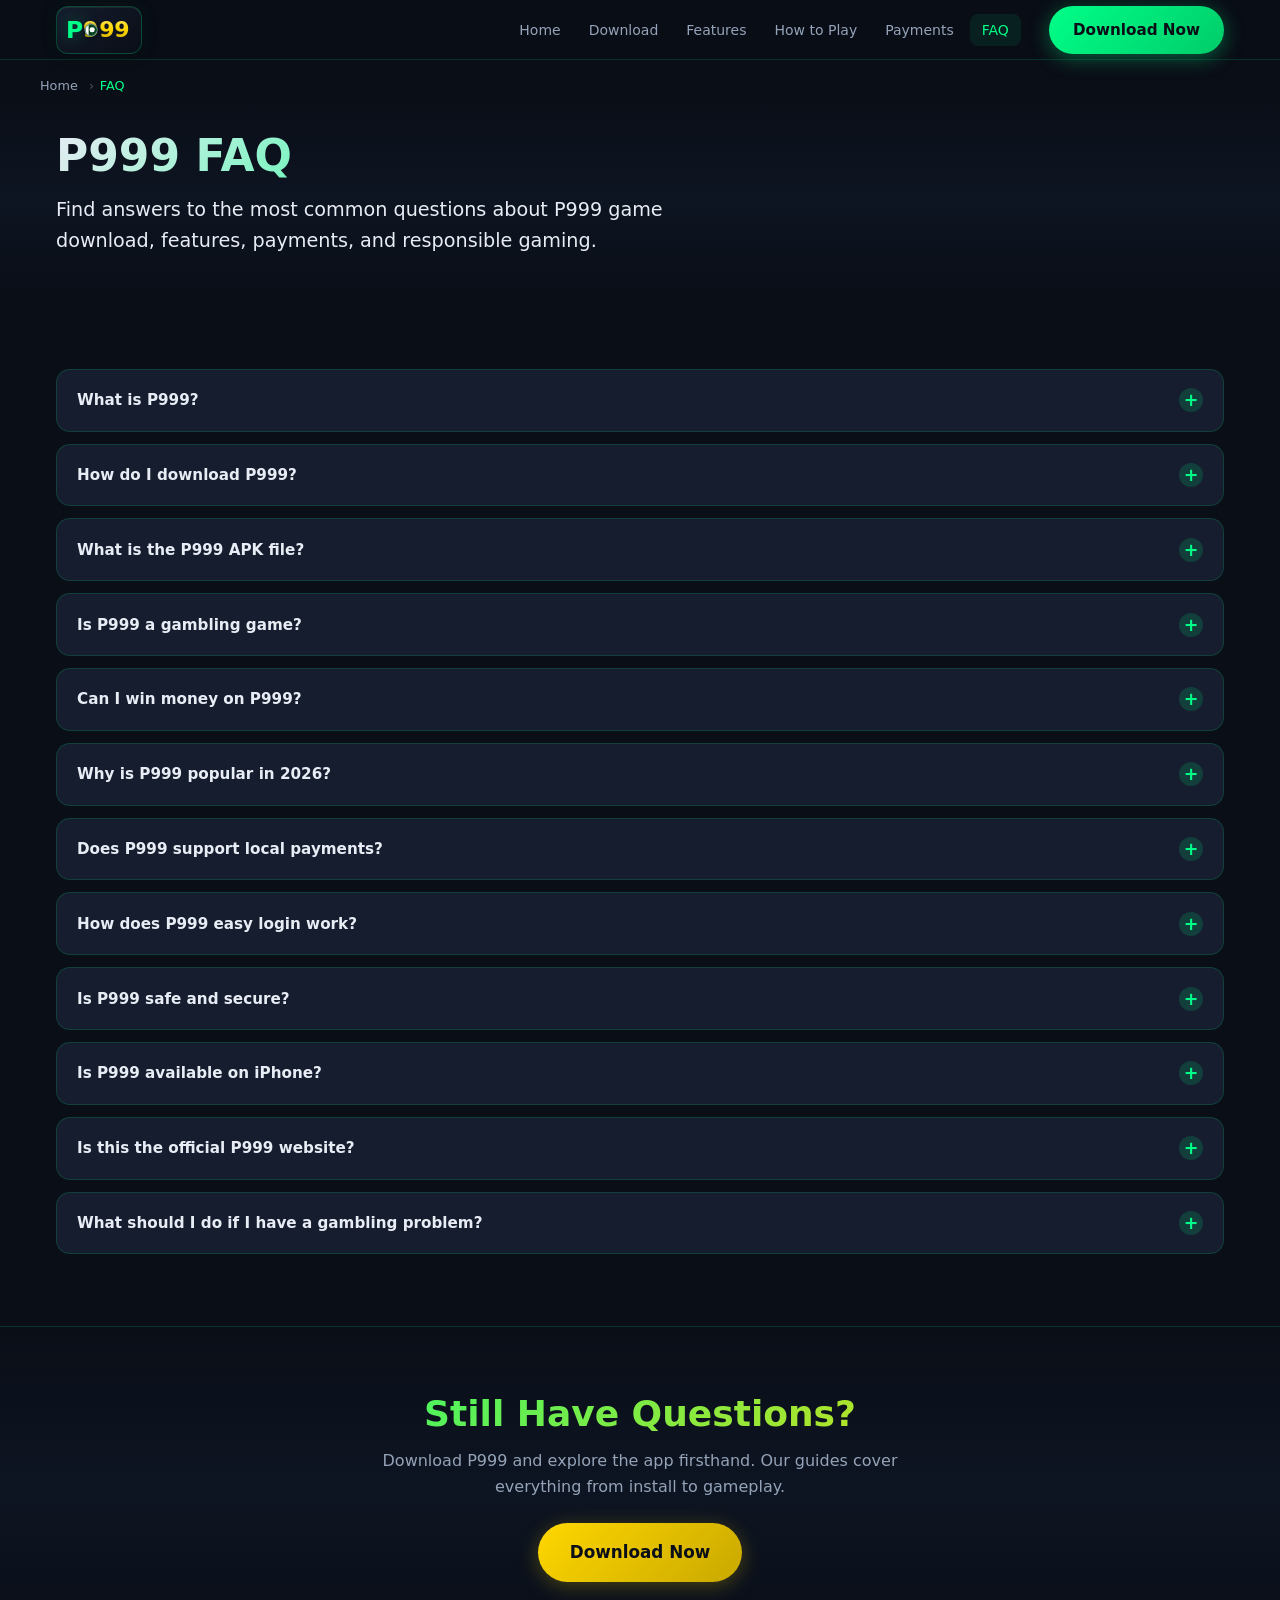
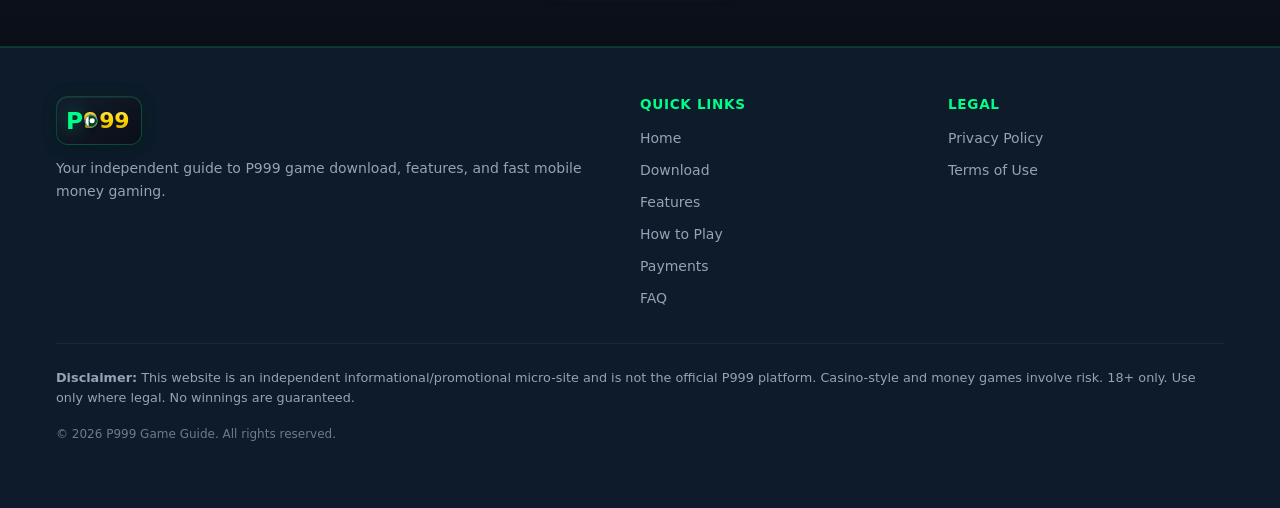
<file: faq.html>
<!DOCTYPE html>
<html lang="en">
<head>
  <meta charset="UTF-8">
  <meta name="viewport" content="width=device-width, initial-scale=1.0, viewport-fit=cover">
  <title>P999 FAQ — Download, APK, Safety, Payments &amp; More</title>
  <meta name="description" content="Find answers to common P999 questions about download, p999 apk, gambling game features, money gaming, 2026 popularity, local payments, login, safety, and mobile use.">
  <link rel="canonical" href="https://p999-game.vercel.app/faq.html">
  <meta name="theme-color" content="#0a0e17">
  <meta name="robots" content="index, follow">

  <meta property="og:type" content="website">
  <meta property="og:title" content="P999 FAQ — Common Questions Answered">
  <meta property="og:description" content="Get answers about P999 game download, APK, payments, login, safety, and responsible gaming.">
  <meta property="og:url" content="https://p999-game.vercel.app/faq.html">
  <meta property="og:site_name" content="P999 Game Guide">

  <meta name="twitter:card" content="summary">
  <meta name="twitter:title" content="P999 FAQ">
  <meta name="twitter:description" content="Answers to common P999 questions about download, payments, login, and safety.">

  <link rel="stylesheet" href="style.css">

  <script type="application/ld+json">
  {
    "@context": "https://schema.org",
    "@type": "FAQPage",
    "mainEntity": [
      {
        "@type": "Question",
        "name": "What is P999?",
        "acceptedAnswer": {
          "@type": "Answer",
          "text": "P999 is a casino-style mobile money game and Pakistan gaming app popular in 2026. It offers fast gameplay, easy login, local payment support, and a variety of gambling game modes for Android users."
        }
      },
      {
        "@type": "Question",
        "name": "How do I download P999?",
        "acceptedAnswer": {
          "@type": "Answer",
          "text": "Visit our download page and tap Download Now to get the p999 apk. Install it on your Android device and create an account to start playing."
        }
      },
      {
        "@type": "Question",
        "name": "What is the P999 APK file?",
        "acceptedAnswer": {
          "@type": "Answer",
          "text": "The p999 apk is the Android installation file for the P999 game. It provides direct access to the app without going through an app store."
        }
      },
      {
        "@type": "Question",
        "name": "Is P999 a gambling game?",
        "acceptedAnswer": {
          "@type": "Answer",
          "text": "Yes, P999 is a casino-style gambling game with money gaming features. It involves financial risk and no winnings are guaranteed. Play only where legal and if you are 18 or older."
        }
      },
      {
        "@type": "Question",
        "name": "Can I win money on P999?",
        "acceptedAnswer": {
          "@type": "Answer",
          "text": "P999 includes money gaming features where outcomes vary based on chance. Gambling involves risk and no winnings are guaranteed. Never play with money you cannot afford to lose."
        }
      },
      {
        "@type": "Question",
        "name": "Why is P999 popular in 2026?",
        "acceptedAnswer": {
          "@type": "Answer",
          "text": "P999 is considered one of the best gambling game 2026 options due to fast access, easy login, local payments, mobile-friendly design, and a large user community."
        }
      },
      {
        "@type": "Question",
        "name": "Does P999 support local payments?",
        "acceptedAnswer": {
          "@type": "Answer",
          "text": "Yes, P999 offers local payment support for deposits and withdrawals through methods popular in Pakistan. Available options can be verified inside the app after download."
        }
      },
      {
        "@type": "Question",
        "name": "How does P999 easy login work?",
        "acceptedAnswer": {
          "@type": "Answer",
          "text": "Register once with your mobile number or email, then use easy login on future visits. Your credentials grant access to your secure gaming app account and wallet."
        }
      },
      {
        "@type": "Question",
        "name": "Is P999 safe and secure?",
        "acceptedAnswer": {
          "@type": "Answer",
          "text": "P999 is designed as a secure gaming app with account protection. Download only from trusted links, use strong passwords, and never share your login details."
        }
      },
      {
        "@type": "Question",
        "name": "Is P999 available on iPhone?",
        "acceptedAnswer": {
          "@type": "Answer",
          "text": "P999 is primarily available as a p999 apk for Android devices. iOS availability may vary. Check the official app for the latest platform support."
        }
      },
      {
        "@type": "Question",
        "name": "Is this the official P999 website?",
        "acceptedAnswer": {
          "@type": "Answer",
          "text": "No. This is an independent informational and promotional micro-site. It is not affiliated with or operated by the official P999 platform."
        }
      },
      {
        "@type": "Question",
        "name": "What should I do if I have a gambling problem?",
        "acceptedAnswer": {
          "@type": "Answer",
          "text": "Stop playing immediately and seek professional help. Gambling should be entertainment only. Never chase losses or borrow money to play."
        }
      }
    ]
  }
  </script>
</head>
<body>

  <header class="site-header">
    <div class="container header-inner">
      <a href="index.html" class="p999-logo" aria-label="P999 Home">
        <span class="logo-text"><span class="logo-p">P</span><span class="logo-nine logo-nine-flag">9<span class="pk-flag"><span class="pk-flag-stripe"></span><span class="pk-flag-moon"></span><span class="pk-flag-star"></span></span></span><span class="logo-nine">9</span><span class="logo-nine">9</span></span>
      </a>
      <nav class="main-nav" aria-label="Main navigation">
        <ul>
          <li><a href="index.html">Home</a></li>
          <li><a href="download.html">Download</a></li>
          <li><a href="features.html">Features</a></li>
          <li><a href="how-to-play.html">How to Play</a></li>
          <li><a href="login-payments.html">Payments</a></li>
          <li><a href="faq.html" class="active">FAQ</a></li>
        </ul>
      </nav>
      <a href="#" class="btn btn-primary header-cta" data-download>Download Now</a>
      <div class="header-actions">
        <a href="#" class="btn btn-primary header-cta-mobile" data-download>Download</a>
        <button class="hamburger" aria-label="Open menu" aria-expanded="false"><span></span><span></span><span></span></button>
      </div>
    </div>
  </header>

  <nav class="mobile-nav" aria-label="Mobile navigation">
    <ul>
      
      <li class="mobile-nav-cta"><a href="#" class="btn btn-primary btn-block" data-download>Download Now</a></li>
<li><a href="index.html">Home</a></li>
      <li><a href="download.html">Download</a></li>
      <li><a href="features.html">Features</a></li>
      <li><a href="how-to-play.html">How to Play</a></li>
      <li><a href="login-payments.html">Payments</a></li>
      <li><a href="faq.html" class="active">FAQ</a></li>
    </ul>
  </nav>

  <main>
    <div class="container breadcrumbs" aria-label="Breadcrumb">
      <ol><li><a href="index.html">Home</a></li><li>FAQ</li></ol>
    </div>

    <section class="page-header">
      <div class="container">
        <h1>P999 FAQ</h1>
        <p class="lead">Find answers to the most common questions about P999 game download, features, payments, and responsible gaming.</p>
      </div>
    </section>

    <section>
      <div class="container">
        <div class="faq-list">
          <div class="faq-item">
            <button class="faq-question" aria-expanded="false">What is P999?<span class="faq-icon">+</span></button>
            <div class="faq-answer"><div class="faq-answer-inner">P999 is a casino-style mobile money game and Pakistan gaming app popular in 2026. It offers fast gameplay, easy login, local payment support, and a variety of gambling game modes for Android users.</div></div>
          </div>
          <div class="faq-item">
            <button class="faq-question" aria-expanded="false">How do I download P999?<span class="faq-icon">+</span></button>
            <div class="faq-answer"><div class="faq-answer-inner">Visit our <a href="download.html">download page</a> and tap Download Now to get the p999 apk. Install it on your Android device and create an account to start playing.</div></div>
          </div>
          <div class="faq-item">
            <button class="faq-question" aria-expanded="false">What is the P999 APK file?<span class="faq-icon">+</span></button>
            <div class="faq-answer"><div class="faq-answer-inner">The p999 apk is the Android installation file for the P999 game. It provides direct access to the fast gaming app without going through an app store.</div></div>
          </div>
          <div class="faq-item">
            <button class="faq-question" aria-expanded="false">Is P999 a gambling game?<span class="faq-icon">+</span></button>
            <div class="faq-answer"><div class="faq-answer-inner">Yes, P999 is a casino-style gambling game with money gaming features. It involves financial risk and no winnings are guaranteed. Play only where legal and if you are 18 or older.</div></div>
          </div>
          <div class="faq-item">
            <button class="faq-question" aria-expanded="false">Can I win money on P999?<span class="faq-icon">+</span></button>
            <div class="faq-answer"><div class="faq-answer-inner">P999 includes money gaming features where outcomes vary based on chance. Gambling involves risk and no winnings are guaranteed. Never play with money you cannot afford to lose.</div></div>
          </div>
          <div class="faq-item">
            <button class="faq-question" aria-expanded="false">Why is P999 popular in 2026?<span class="faq-icon">+</span></button>
            <div class="faq-answer"><div class="faq-answer-inner">P999 is considered one of the best gambling game 2026 options due to fast access, easy login, local payments, mobile-friendly design, and a large user community.</div></div>
          </div>
          <div class="faq-item">
            <button class="faq-question" aria-expanded="false">Does P999 support local payments?<span class="faq-icon">+</span></button>
            <div class="faq-answer"><div class="faq-answer-inner">Yes, P999 offers local payment support for deposits and withdrawals. See our <a href="login-payments.html">login &amp; payments page</a> for more information.</div></div>
          </div>
          <div class="faq-item">
            <button class="faq-question" aria-expanded="false">How does P999 easy login work?<span class="faq-icon">+</span></button>
            <div class="faq-answer"><div class="faq-answer-inner">Register once with your mobile number or email, then use easy login on future visits. Your credentials grant access to your secure gaming app account and wallet.</div></div>
          </div>
          <div class="faq-item">
            <button class="faq-question" aria-expanded="false">Is P999 safe and secure?<span class="faq-icon">+</span></button>
            <div class="faq-answer"><div class="faq-answer-inner">P999 is designed as a secure gaming app with account protection. Download only from trusted links, use strong passwords, and never share your login details.</div></div>
          </div>
          <div class="faq-item">
            <button class="faq-question" aria-expanded="false">Is P999 available on iPhone?<span class="faq-icon">+</span></button>
            <div class="faq-answer"><div class="faq-answer-inner">P999 is primarily available as a p999 apk for Android devices. iOS availability may vary. Check inside the app for the latest platform support.</div></div>
          </div>
          <div class="faq-item">
            <button class="faq-question" aria-expanded="false">Is this the official P999 website?<span class="faq-icon">+</span></button>
            <div class="faq-answer"><div class="faq-answer-inner">No. This is an independent informational and promotional micro-site. It is not affiliated with or operated by the official P999 platform.</div></div>
          </div>
          <div class="faq-item">
            <button class="faq-question" aria-expanded="false">What should I do if I have a gambling problem?<span class="faq-icon">+</span></button>
            <div class="faq-answer"><div class="faq-answer-inner">Stop playing immediately and seek professional help. Gambling should be entertainment only. Never chase losses or borrow money to play.</div></div>
          </div>
        </div>
      </div>
    </section>

    <section class="cta-section">
      <div class="container">
        <h2>Still Have Questions?</h2>
        <p>Download P999 and explore the app firsthand. Our guides cover everything from install to gameplay.</p>
        <a href="#" class="btn btn-gold btn-lg" data-download>Download Now</a>
      </div>
    </section>
  </main>

  <footer class="site-footer">
    <div class="container">
      <div class="footer-grid">
        <div class="footer-brand">
          <a href="index.html" class="p999-logo"><span class="logo-text"><span class="logo-p">P</span><span class="logo-nine logo-nine-flag">9<span class="pk-flag"><span class="pk-flag-stripe"></span><span class="pk-flag-moon"></span><span class="pk-flag-star"></span></span></span><span class="logo-nine">9</span><span class="logo-nine">9</span></span></a>
          <p>Your independent guide to P999 game download, features, and fast mobile money gaming.</p>
        </div>
        <div class="footer-links"><h4>Quick Links</h4><ul><li><a href="index.html">Home</a></li><li><a href="download.html">Download</a></li><li><a href="features.html">Features</a></li><li><a href="how-to-play.html">How to Play</a></li><li><a href="login-payments.html">Payments</a></li><li><a href="faq.html">FAQ</a></li></ul></div>
        <div class="footer-links"><h4>Legal</h4><ul><li><a href="privacy.html">Privacy Policy</a></li><li><a href="terms.html">Terms of Use</a></li></ul></div>
      </div>
      <p class="footer-disclaimer"><strong>Disclaimer:</strong> This website is an independent informational/promotional micro-site and is not the official P999 platform. Casino-style and money games involve risk. 18+ only. Use only where legal. No winnings are guaranteed.</p>
      <p class="footer-bottom">&copy; 2026 P999 Game Guide. All rights reserved.</p>
    </div>
  </footer>

  <div class="mobile-download-bar"><a href="#" class="btn btn-primary" data-download>Download P999</a></div>
  <button class="scroll-top" aria-label="Scroll to top">↑</button>
  <script defer src="script.js"></script>
</body>
</html>
</file>
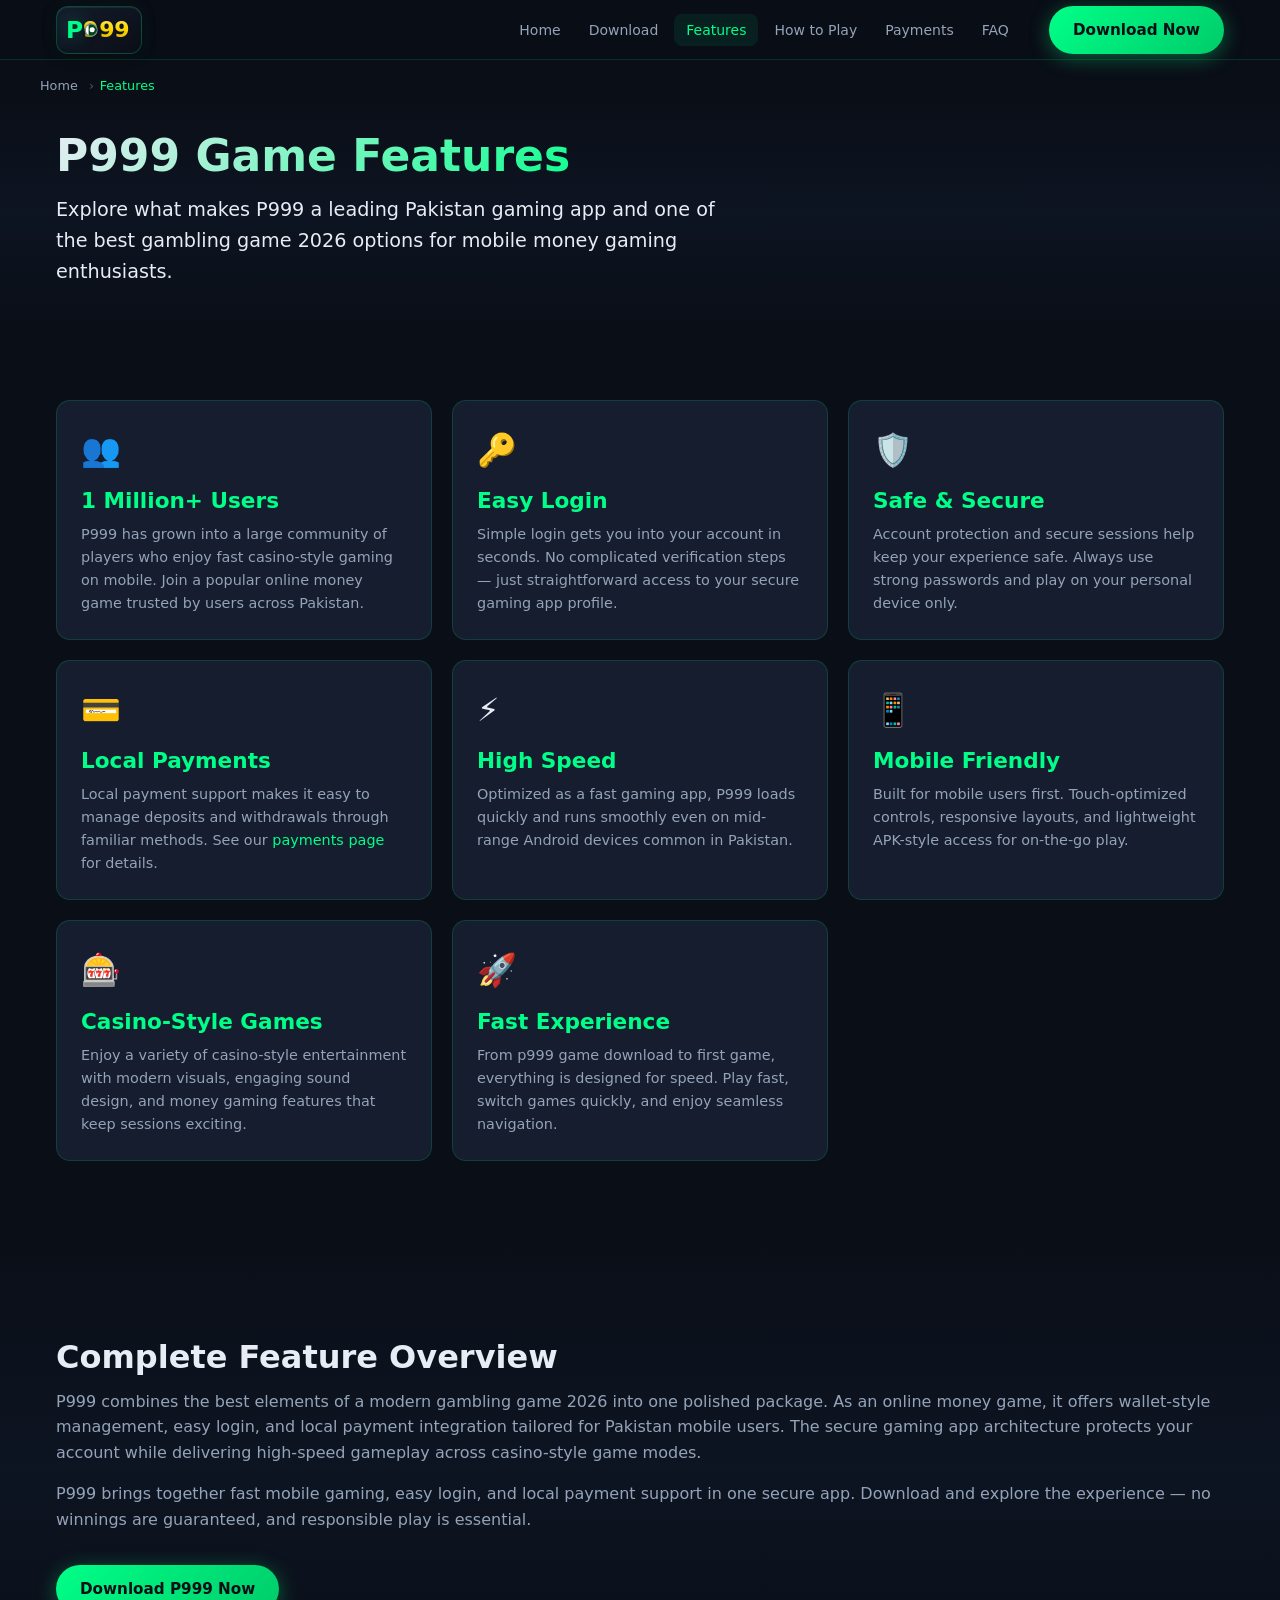
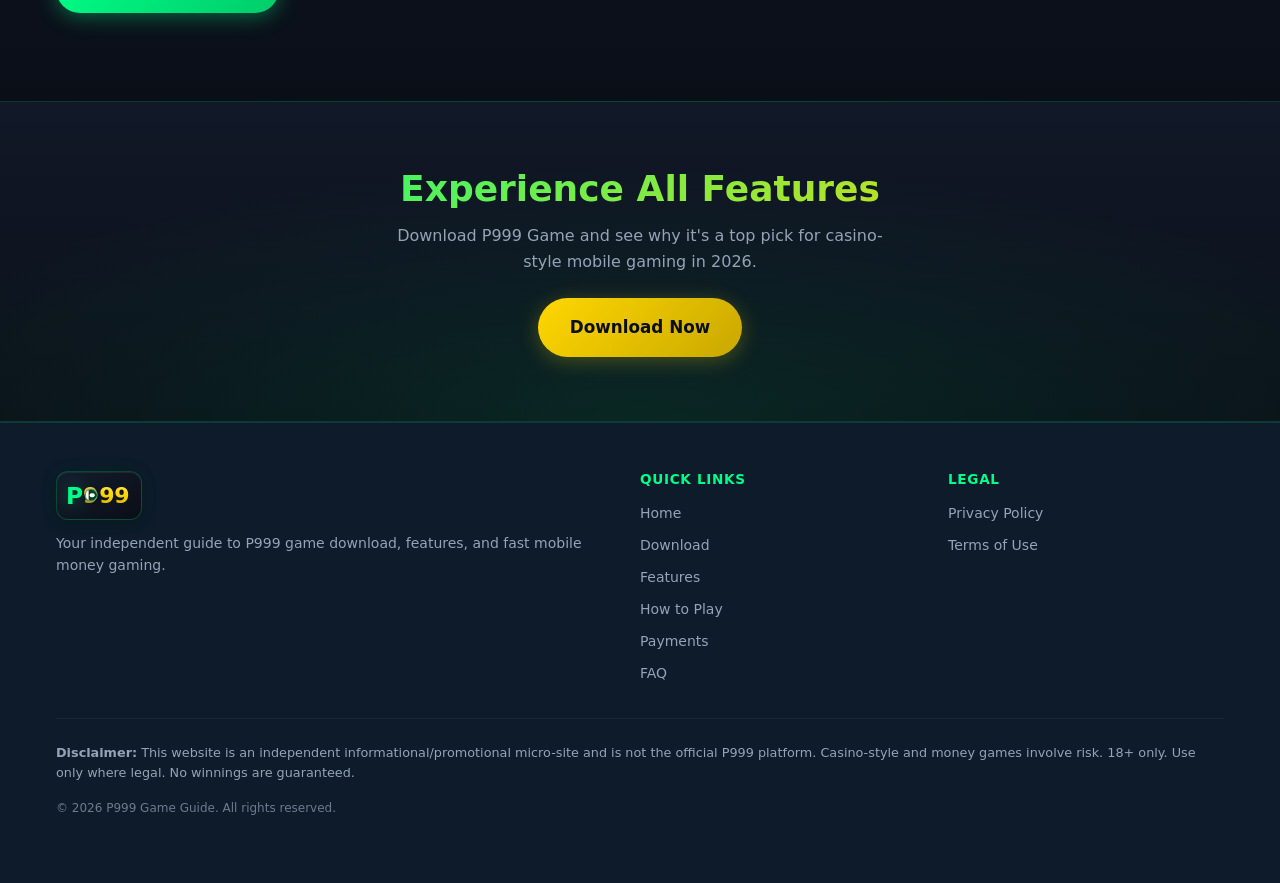
<file: features.html>
<!DOCTYPE html>
<html lang="en">
<head>
  <meta charset="UTF-8">
  <meta name="viewport" content="width=device-width, initial-scale=1.0, viewport-fit=cover">
  <title>P999 Game Features — Easy Login, Local Payments &amp; Fast Gaming</title>
  <meta name="description" content="Explore P999 game features: 1 Million+ users, easy login, safe &amp; secure play, local payments, high speed, mobile-friendly casino-style games, and fast money gaming experience.">
  <link rel="canonical" href="https://p999-game.vercel.app/features.html">
  <meta name="theme-color" content="#0a0e17">
  <meta name="robots" content="index, follow">

  <meta property="og:type" content="website">
  <meta property="og:title" content="P999 Game Features — Fast Mobile Money Gaming">
  <meta property="og:description" content="Discover why P999 is a top gambling game 2026 choice with easy login, local payments, and secure casino-style features.">
  <meta property="og:url" content="https://p999-game.vercel.app/features.html">
  <meta property="og:site_name" content="P999 Game Guide">

  <meta name="twitter:card" content="summary">
  <meta name="twitter:title" content="P999 Game Features">
  <meta name="twitter:description" content="Easy login, local payments, high speed, and casino-style games — explore all P999 features.">

  <link rel="stylesheet" href="style.css">
</head>
<body>

  <header class="site-header">
    <div class="container header-inner">
      <a href="index.html" class="p999-logo" aria-label="P999 Home">
        <span class="logo-text"><span class="logo-p">P</span><span class="logo-nine logo-nine-flag">9<span class="pk-flag"><span class="pk-flag-stripe"></span><span class="pk-flag-moon"></span><span class="pk-flag-star"></span></span></span><span class="logo-nine">9</span><span class="logo-nine">9</span></span>
      </a>
      <nav class="main-nav" aria-label="Main navigation">
        <ul>
          <li><a href="index.html">Home</a></li>
          <li><a href="download.html">Download</a></li>
          <li><a href="features.html" class="active">Features</a></li>
          <li><a href="how-to-play.html">How to Play</a></li>
          <li><a href="login-payments.html">Payments</a></li>
          <li><a href="faq.html">FAQ</a></li>
        </ul>
      </nav>
      <a href="#" class="btn btn-primary header-cta" data-download>Download Now</a>
      <div class="header-actions">
        <a href="#" class="btn btn-primary header-cta-mobile" data-download>Download</a>
        <button class="hamburger" aria-label="Open menu" aria-expanded="false"><span></span><span></span><span></span></button>
      </div>
    </div>
  </header>

  <nav class="mobile-nav" aria-label="Mobile navigation">
    <ul>
      
      <li class="mobile-nav-cta"><a href="#" class="btn btn-primary btn-block" data-download>Download Now</a></li>
<li><a href="index.html">Home</a></li>
      <li><a href="download.html">Download</a></li>
      <li><a href="features.html" class="active">Features</a></li>
      <li><a href="how-to-play.html">How to Play</a></li>
      <li><a href="login-payments.html">Payments</a></li>
      <li><a href="faq.html">FAQ</a></li>
    </ul>
  </nav>

  <main>
    <div class="container breadcrumbs" aria-label="Breadcrumb">
      <ol><li><a href="index.html">Home</a></li><li>Features</li></ol>
    </div>

    <section class="page-header">
      <div class="container">
        <h1>P999 Game Features</h1>
        <p class="lead">Explore what makes P999 a leading Pakistan gaming app and one of the best gambling game 2026 options for mobile money gaming enthusiasts.</p>
      </div>
    </section>

    <section>
      <div class="container">
        <div class="cards-grid cols-3">
          <article class="card">
            <div class="card-icon">👥</div>
            <h3>1 Million+ Users</h3>
            <p>P999 has grown into a large community of players who enjoy fast casino-style gaming on mobile. Join a popular online money game trusted by users across Pakistan.</p>
          </article>
          <article class="card">
            <div class="card-icon">🔑</div>
            <h3>Easy Login</h3>
            <p>Simple login gets you into your account in seconds. No complicated verification steps — just straightforward access to your secure gaming app profile.</p>
          </article>
          <article class="card">
            <div class="card-icon">🛡️</div>
            <h3>Safe &amp; Secure</h3>
            <p>Account protection and secure sessions help keep your experience safe. Always use strong passwords and play on your personal device only.</p>
          </article>
          <article class="card">
            <div class="card-icon">💳</div>
            <h3>Local Payments</h3>
            <p>Local payment support makes it easy to manage deposits and withdrawals through familiar methods. See our <a href="login-payments.html">payments page</a> for details.</p>
          </article>
          <article class="card">
            <div class="card-icon">⚡</div>
            <h3>High Speed</h3>
            <p>Optimized as a fast gaming app, P999 loads quickly and runs smoothly even on mid-range Android devices common in Pakistan.</p>
          </article>
          <article class="card">
            <div class="card-icon">📱</div>
            <h3>Mobile Friendly</h3>
            <p>Built for mobile users first. Touch-optimized controls, responsive layouts, and lightweight APK-style access for on-the-go play.</p>
          </article>
          <article class="card">
            <div class="card-icon">🎰</div>
            <h3>Casino-Style Games</h3>
            <p>Enjoy a variety of casino-style entertainment with modern visuals, engaging sound design, and money gaming features that keep sessions exciting.</p>
          </article>
          <article class="card">
            <div class="card-icon">🚀</div>
            <h3>Fast Experience</h3>
            <p>From p999 game download to first game, everything is designed for speed. Play fast, switch games quickly, and enjoy seamless navigation.</p>
          </article>
        </div>
      </div>
    </section>

    <section>
      <div class="container prose">
        <h2>Complete Feature Overview</h2>
        <p>P999 combines the best elements of a modern gambling game 2026 into one polished package. As an online money game, it offers wallet-style management, easy login, and local payment integration tailored for Pakistan mobile users. The secure gaming app architecture protects your account while delivering high-speed gameplay across casino-style game modes.</p>
        <p>P999 brings together fast mobile gaming, easy login, and local payment support in one secure app. Download and explore the experience — no winnings are guaranteed, and responsible play is essential.</p>
        <p class="mt-2"><a href="#" class="btn btn-primary" data-download>Download P999 Now</a></p>
      </div>
    </section>

    <section class="cta-section">
      <div class="container">
        <h2>Experience All Features</h2>
        <p>Download P999 Game and see why it's a top pick for casino-style mobile gaming in 2026.</p>
        <a href="#" class="btn btn-gold btn-lg" data-download>Download Now</a>
      </div>
    </section>
  </main>

  <footer class="site-footer">
    <div class="container">
      <div class="footer-grid">
        <div class="footer-brand">
          <a href="index.html" class="p999-logo"><span class="logo-text"><span class="logo-p">P</span><span class="logo-nine logo-nine-flag">9<span class="pk-flag"><span class="pk-flag-stripe"></span><span class="pk-flag-moon"></span><span class="pk-flag-star"></span></span></span><span class="logo-nine">9</span><span class="logo-nine">9</span></span></a>
          <p>Your independent guide to P999 game download, features, and fast mobile money gaming.</p>
        </div>
        <div class="footer-links"><h4>Quick Links</h4><ul><li><a href="index.html">Home</a></li><li><a href="download.html">Download</a></li><li><a href="features.html">Features</a></li><li><a href="how-to-play.html">How to Play</a></li><li><a href="login-payments.html">Payments</a></li><li><a href="faq.html">FAQ</a></li></ul></div>
        <div class="footer-links"><h4>Legal</h4><ul><li><a href="privacy.html">Privacy Policy</a></li><li><a href="terms.html">Terms of Use</a></li></ul></div>
      </div>
      <p class="footer-disclaimer"><strong>Disclaimer:</strong> This website is an independent informational/promotional micro-site and is not the official P999 platform. Casino-style and money games involve risk. 18+ only. Use only where legal. No winnings are guaranteed.</p>
      <p class="footer-bottom">&copy; 2026 P999 Game Guide. All rights reserved.</p>
    </div>
  </footer>

  <div class="mobile-download-bar"><a href="#" class="btn btn-primary" data-download>Download P999</a></div>
  <button class="scroll-top" aria-label="Scroll to top">↑</button>
  <script defer src="script.js"></script>
</body>
</html>
</file>
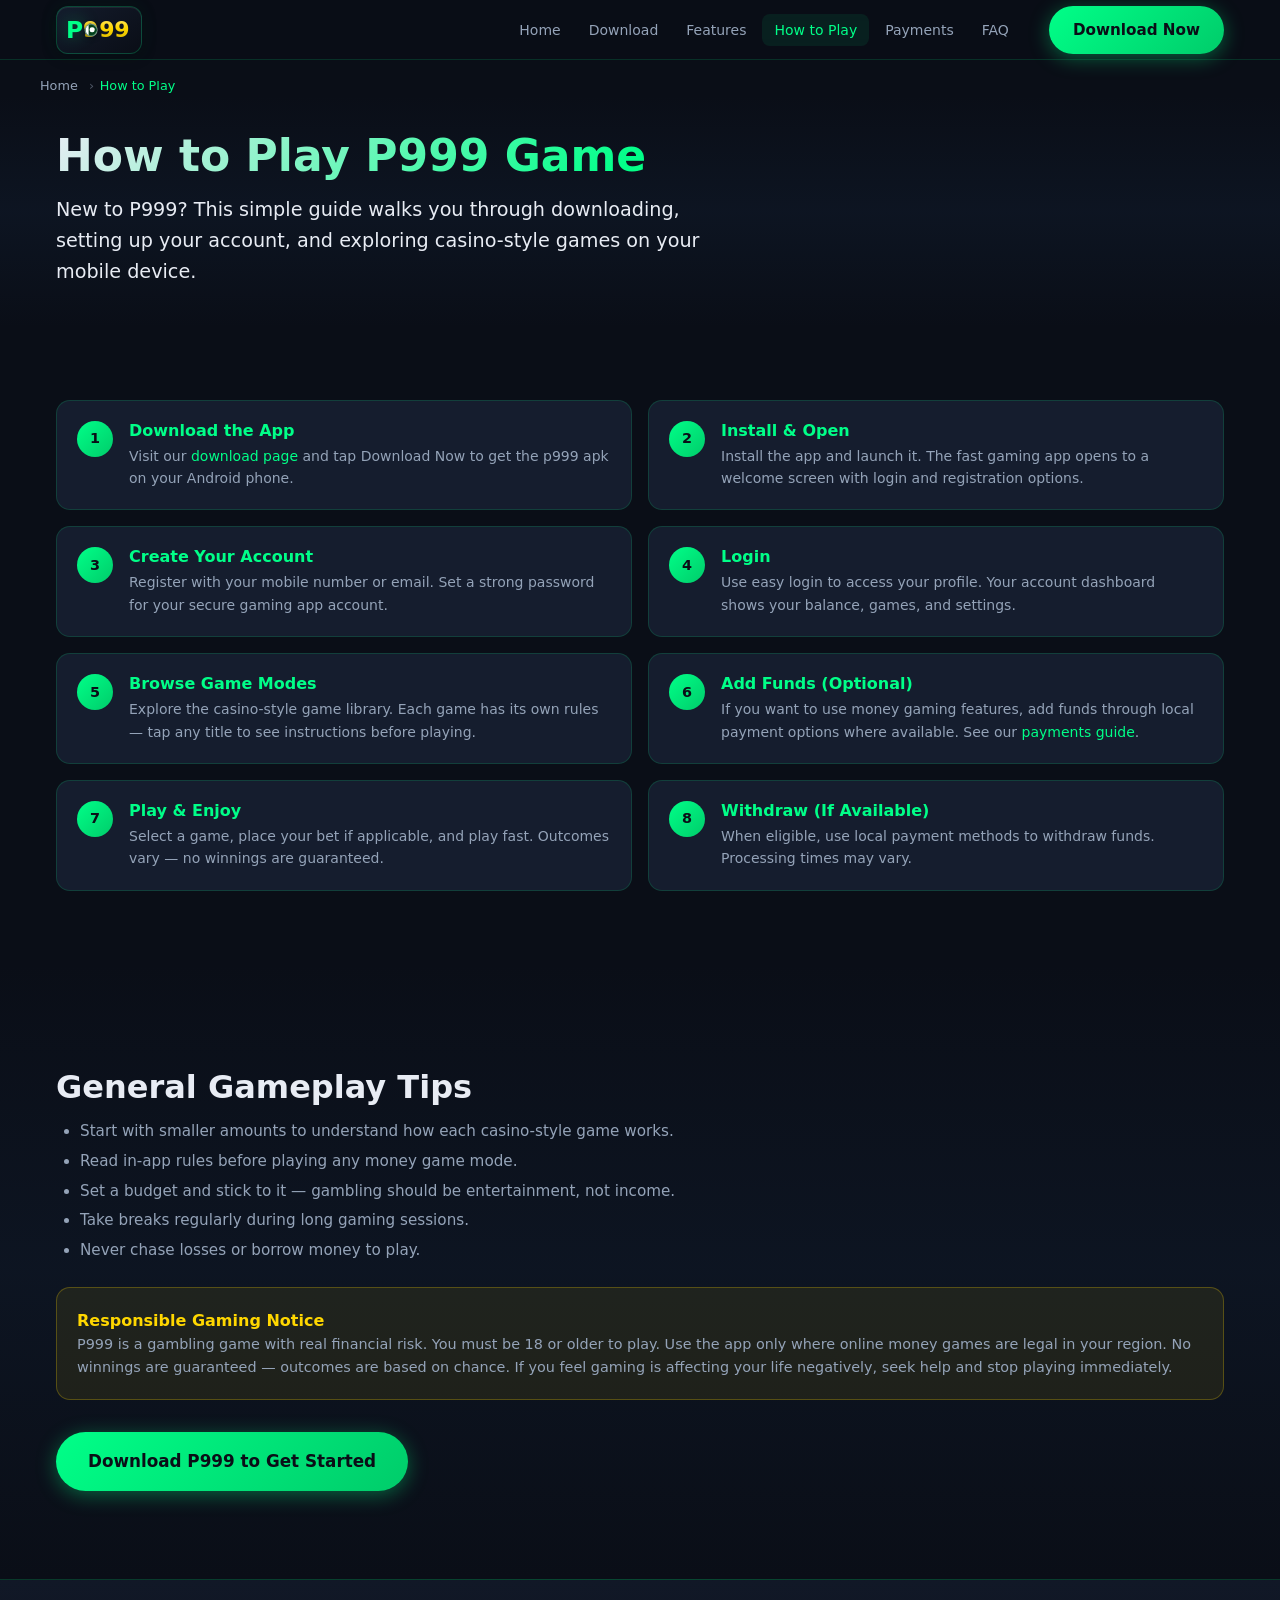
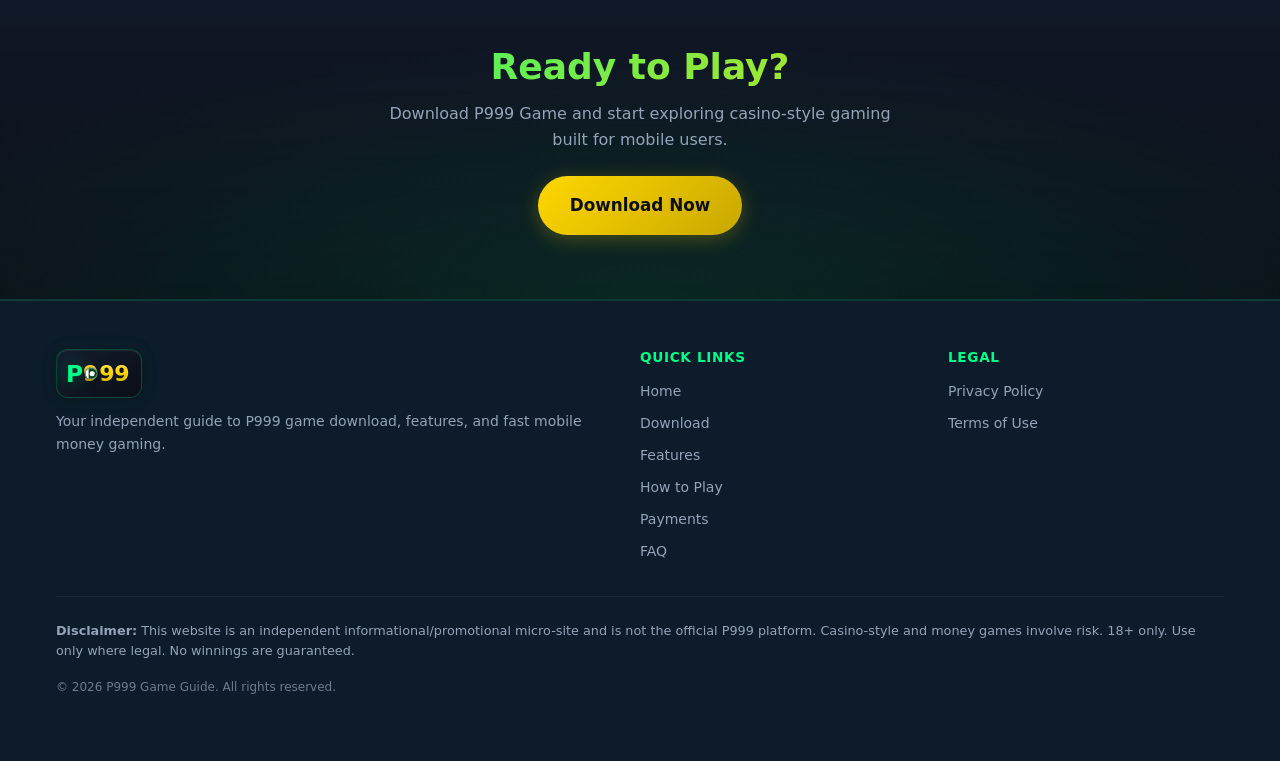
<file: how-to-play.html>
<!DOCTYPE html>
<html lang="en">
<head>
  <meta charset="UTF-8">
  <meta name="viewport" content="width=device-width, initial-scale=1.0, viewport-fit=cover">
  <title>How to Play P999 Game — Step-by-Step Guide for Beginners</title>
  <meta name="description" content="Learn how to play P999 game in simple steps. Download, install, login, explore casino-style games, and use local payments. Responsible gaming tips included.">
  <link rel="canonical" href="https://p999-game.vercel.app/how-to-play.html">
  <meta name="theme-color" content="#0a0e17">
  <meta name="robots" content="index, follow">

  <meta property="og:type" content="website">
  <meta property="og:title" content="How to Play P999 Game — Beginner Guide">
  <meta property="og:description" content="Simple step-by-step guide to playing P999. Download, login, and explore casino-style money gaming on mobile.">
  <meta property="og:url" content="https://p999-game.vercel.app/how-to-play.html">
  <meta property="og:site_name" content="P999 Game Guide">

  <meta name="twitter:card" content="summary">
  <meta name="twitter:title" content="How to Play P999 Game">
  <meta name="twitter:description" content="Step-by-step P999 guide: download, install, login, and play casino-style games responsibly.">

  <link rel="stylesheet" href="style.css">
</head>
<body>

  <header class="site-header">
    <div class="container header-inner">
      <a href="index.html" class="p999-logo" aria-label="P999 Home">
        <span class="logo-text"><span class="logo-p">P</span><span class="logo-nine logo-nine-flag">9<span class="pk-flag"><span class="pk-flag-stripe"></span><span class="pk-flag-moon"></span><span class="pk-flag-star"></span></span></span><span class="logo-nine">9</span><span class="logo-nine">9</span></span>
      </a>
      <nav class="main-nav" aria-label="Main navigation">
        <ul>
          <li><a href="index.html">Home</a></li>
          <li><a href="download.html">Download</a></li>
          <li><a href="features.html">Features</a></li>
          <li><a href="how-to-play.html" class="active">How to Play</a></li>
          <li><a href="login-payments.html">Payments</a></li>
          <li><a href="faq.html">FAQ</a></li>
        </ul>
      </nav>
      <a href="#" class="btn btn-primary header-cta" data-download>Download Now</a>
      <div class="header-actions">
        <a href="#" class="btn btn-primary header-cta-mobile" data-download>Download</a>
        <button class="hamburger" aria-label="Open menu" aria-expanded="false"><span></span><span></span><span></span></button>
      </div>
    </div>
  </header>

  <nav class="mobile-nav" aria-label="Mobile navigation">
    <ul>
      
      <li class="mobile-nav-cta"><a href="#" class="btn btn-primary btn-block" data-download>Download Now</a></li>
<li><a href="index.html">Home</a></li>
      <li><a href="download.html">Download</a></li>
      <li><a href="features.html">Features</a></li>
      <li><a href="how-to-play.html" class="active">How to Play</a></li>
      <li><a href="login-payments.html">Payments</a></li>
      <li><a href="faq.html">FAQ</a></li>
    </ul>
  </nav>

  <main>
    <div class="container breadcrumbs" aria-label="Breadcrumb">
      <ol><li><a href="index.html">Home</a></li><li>How to Play</li></ol>
    </div>

    <section class="page-header">
      <div class="container">
        <h1>How to Play P999 Game</h1>
        <p class="lead">New to P999? This simple guide walks you through downloading, setting up your account, and exploring casino-style games on your mobile device.</p>
      </div>
    </section>

    <section>
      <div class="container">
        <ol class="steps">
          <li class="step">
            <div class="step-content">
              <h3>Download the App</h3>
              <p>Visit our <a href="download.html">download page</a> and tap Download Now to get the p999 apk on your Android phone.</p>
            </div>
          </li>
          <li class="step">
            <div class="step-content">
              <h3>Install &amp; Open</h3>
              <p>Install the app and launch it. The fast gaming app opens to a welcome screen with login and registration options.</p>
            </div>
          </li>
          <li class="step">
            <div class="step-content">
              <h3>Create Your Account</h3>
              <p>Register with your mobile number or email. Set a strong password for your secure gaming app account.</p>
            </div>
          </li>
          <li class="step">
            <div class="step-content">
              <h3>Login</h3>
              <p>Use easy login to access your profile. Your account dashboard shows your balance, games, and settings.</p>
            </div>
          </li>
          <li class="step">
            <div class="step-content">
              <h3>Browse Game Modes</h3>
              <p>Explore the casino-style game library. Each game has its own rules — tap any title to see instructions before playing.</p>
            </div>
          </li>
          <li class="step">
            <div class="step-content">
              <h3>Add Funds (Optional)</h3>
              <p>If you want to use money gaming features, add funds through local payment options where available. See our <a href="login-payments.html">payments guide</a>.</p>
            </div>
          </li>
          <li class="step">
            <div class="step-content">
              <h3>Play &amp; Enjoy</h3>
              <p>Select a game, place your bet if applicable, and play fast. Outcomes vary — no winnings are guaranteed.</p>
            </div>
          </li>
          <li class="step">
            <div class="step-content">
              <h3>Withdraw (If Available)</h3>
              <p>When eligible, use local payment methods to withdraw funds. Processing times may vary.</p>
            </div>
          </li>
        </ol>
      </div>
    </section>

    <section>
      <div class="container prose">
        <h2>General Gameplay Tips</h2>
        <ul>
          <li>Start with smaller amounts to understand how each casino-style game works.</li>
          <li>Read in-app rules before playing any money game mode.</li>
          <li>Set a budget and stick to it — gambling should be entertainment, not income.</li>
          <li>Take breaks regularly during long gaming sessions.</li>
          <li>Never chase losses or borrow money to play.</li>
        </ul>

        <div class="responsible-note">
          <strong>Responsible Gaming Notice</strong>
          <p>P999 is a gambling game with real financial risk. You must be 18 or older to play. Use the app only where online money games are legal in your region. No winnings are guaranteed — outcomes are based on chance. If you feel gaming is affecting your life negatively, seek help and stop playing immediately.</p>
        </div>

        <p class="mt-2"><a href="#" class="btn btn-primary btn-lg" data-download>Download P999 to Get Started</a></p>
      </div>
    </section>

    <section class="cta-section">
      <div class="container">
        <h2>Ready to Play?</h2>
        <p>Download P999 Game and start exploring casino-style gaming built for mobile users.</p>
        <a href="#" class="btn btn-gold btn-lg" data-download>Download Now</a>
      </div>
    </section>
  </main>

  <footer class="site-footer">
    <div class="container">
      <div class="footer-grid">
        <div class="footer-brand">
          <a href="index.html" class="p999-logo"><span class="logo-text"><span class="logo-p">P</span><span class="logo-nine logo-nine-flag">9<span class="pk-flag"><span class="pk-flag-stripe"></span><span class="pk-flag-moon"></span><span class="pk-flag-star"></span></span></span><span class="logo-nine">9</span><span class="logo-nine">9</span></span></a>
          <p>Your independent guide to P999 game download, features, and fast mobile money gaming.</p>
        </div>
        <div class="footer-links"><h4>Quick Links</h4><ul><li><a href="index.html">Home</a></li><li><a href="download.html">Download</a></li><li><a href="features.html">Features</a></li><li><a href="how-to-play.html">How to Play</a></li><li><a href="login-payments.html">Payments</a></li><li><a href="faq.html">FAQ</a></li></ul></div>
        <div class="footer-links"><h4>Legal</h4><ul><li><a href="privacy.html">Privacy Policy</a></li><li><a href="terms.html">Terms of Use</a></li></ul></div>
      </div>
      <p class="footer-disclaimer"><strong>Disclaimer:</strong> This website is an independent informational/promotional micro-site and is not the official P999 platform. Casino-style and money games involve risk. 18+ only. Use only where legal. No winnings are guaranteed.</p>
      <p class="footer-bottom">&copy; 2026 P999 Game Guide. All rights reserved.</p>
    </div>
  </footer>

  <div class="mobile-download-bar"><a href="#" class="btn btn-primary" data-download>Download P999</a></div>
  <button class="scroll-top" aria-label="Scroll to top">↑</button>
  <script defer src="script.js"></script>
</body>
</html>
</file>
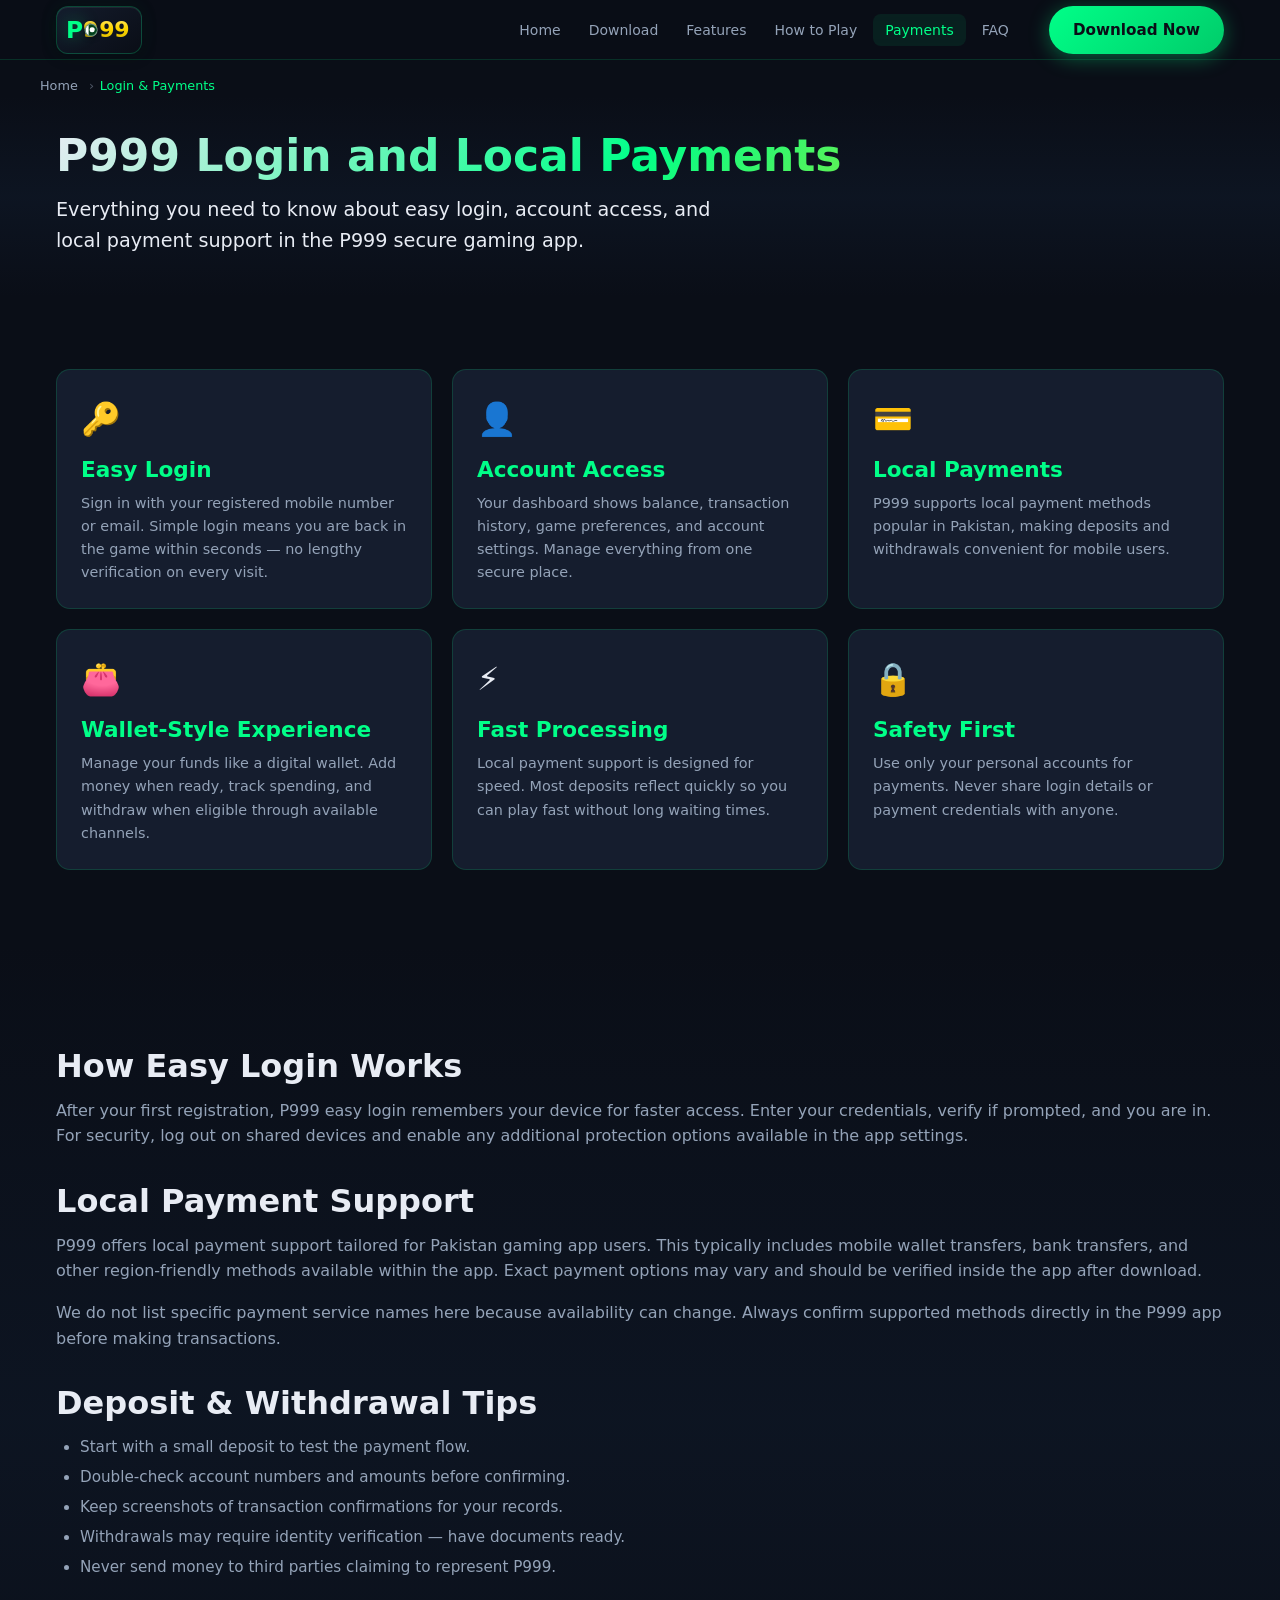
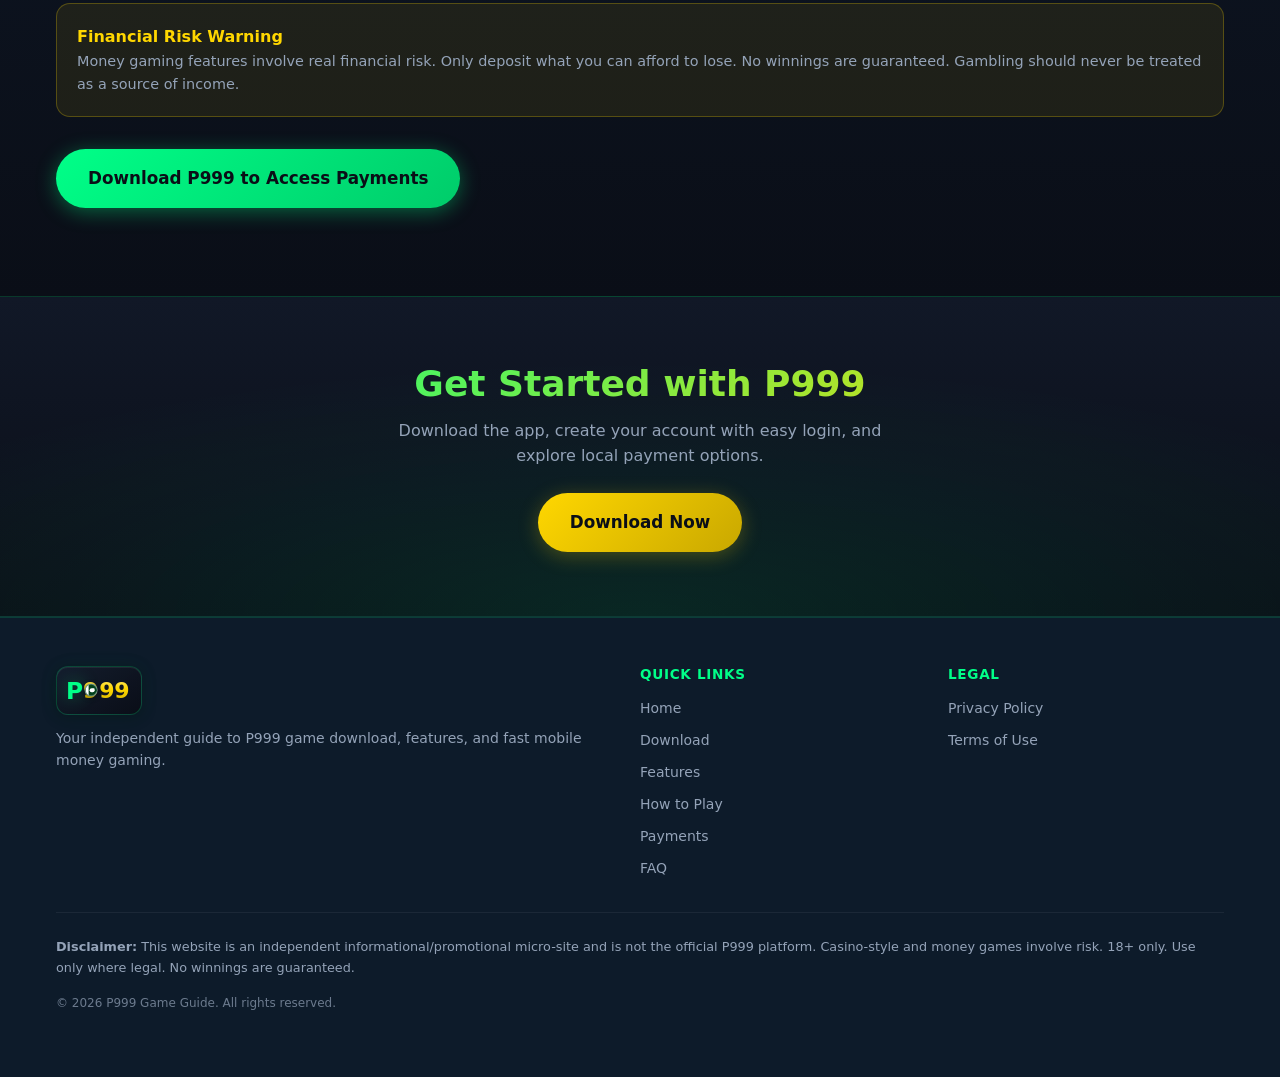
<file: login-payments.html>
<!DOCTYPE html>
<html lang="en">
<head>
  <meta charset="UTF-8">
  <meta name="viewport" content="width=device-width, initial-scale=1.0, viewport-fit=cover">
  <title>P999 Login and Local Payments — Easy Access &amp; Wallet Guide</title>
  <meta name="description" content="Learn about P999 easy login, account access, local payment support, wallet-style experience, speed, and safety for Pakistan mobile money gaming users.">
  <link rel="canonical" href="https://p999-game.vercel.app/login-payments.html">
  <meta name="theme-color" content="#0a0e17">
  <meta name="robots" content="index, follow">

  <meta property="og:type" content="website">
  <meta property="og:title" content="P999 Login and Local Payments Guide">
  <meta property="og:description" content="Easy login, local payments, and secure wallet-style experience for P999 mobile money gaming.">
  <meta property="og:url" content="https://p999-game.vercel.app/login-payments.html">
  <meta property="og:site_name" content="P999 Game Guide">

  <meta name="twitter:card" content="summary">
  <meta name="twitter:title" content="P999 Login and Local Payments">
  <meta name="twitter:description" content="Guide to P999 easy login, account access, and local payment support for mobile gaming.">

  <link rel="stylesheet" href="style.css">
</head>
<body>

  <header class="site-header">
    <div class="container header-inner">
      <a href="index.html" class="p999-logo" aria-label="P999 Home">
        <span class="logo-text"><span class="logo-p">P</span><span class="logo-nine logo-nine-flag">9<span class="pk-flag"><span class="pk-flag-stripe"></span><span class="pk-flag-moon"></span><span class="pk-flag-star"></span></span></span><span class="logo-nine">9</span><span class="logo-nine">9</span></span>
      </a>
      <nav class="main-nav" aria-label="Main navigation">
        <ul>
          <li><a href="index.html">Home</a></li>
          <li><a href="download.html">Download</a></li>
          <li><a href="features.html">Features</a></li>
          <li><a href="how-to-play.html">How to Play</a></li>
          <li><a href="login-payments.html" class="active">Payments</a></li>
          <li><a href="faq.html">FAQ</a></li>
        </ul>
      </nav>
      <a href="#" class="btn btn-primary header-cta" data-download>Download Now</a>
      <div class="header-actions">
        <a href="#" class="btn btn-primary header-cta-mobile" data-download>Download</a>
        <button class="hamburger" aria-label="Open menu" aria-expanded="false"><span></span><span></span><span></span></button>
      </div>
    </div>
  </header>

  <nav class="mobile-nav" aria-label="Mobile navigation">
    <ul>
      
      <li class="mobile-nav-cta"><a href="#" class="btn btn-primary btn-block" data-download>Download Now</a></li>
<li><a href="index.html">Home</a></li>
      <li><a href="download.html">Download</a></li>
      <li><a href="features.html">Features</a></li>
      <li><a href="how-to-play.html">How to Play</a></li>
      <li><a href="login-payments.html" class="active">Payments</a></li>
      <li><a href="faq.html">FAQ</a></li>
    </ul>
  </nav>

  <main>
    <div class="container breadcrumbs" aria-label="Breadcrumb">
      <ol><li><a href="index.html">Home</a></li><li>Login &amp; Payments</li></ol>
    </div>

    <section class="page-header">
      <div class="container">
        <h1>P999 Login and Local Payments</h1>
        <p class="lead">Everything you need to know about easy login, account access, and local payment support in the P999 secure gaming app.</p>
      </div>
    </section>

    <section>
      <div class="container">
        <div class="cards-grid cols-3">
          <article class="card">
            <div class="card-icon">🔑</div>
            <h3>Easy Login</h3>
            <p>Sign in with your registered mobile number or email. Simple login means you are back in the game within seconds — no lengthy verification on every visit.</p>
          </article>
          <article class="card">
            <div class="card-icon">👤</div>
            <h3>Account Access</h3>
            <p>Your dashboard shows balance, transaction history, game preferences, and account settings. Manage everything from one secure place.</p>
          </article>
          <article class="card">
            <div class="card-icon">💳</div>
            <h3>Local Payments</h3>
            <p>P999 supports local payment methods popular in Pakistan, making deposits and withdrawals convenient for mobile users.</p>
          </article>
          <article class="card">
            <div class="card-icon">👛</div>
            <h3>Wallet-Style Experience</h3>
            <p>Manage your funds like a digital wallet. Add money when ready, track spending, and withdraw when eligible through available channels.</p>
          </article>
          <article class="card">
            <div class="card-icon">⚡</div>
            <h3>Fast Processing</h3>
            <p>Local payment support is designed for speed. Most deposits reflect quickly so you can play fast without long waiting times.</p>
          </article>
          <article class="card">
            <div class="card-icon">🔒</div>
            <h3>Safety First</h3>
            <p>Use only your personal accounts for payments. Never share login details or payment credentials with anyone.</p>
          </article>
        </div>
      </div>
    </section>

    <section>
      <div class="container prose">
        <h2>How Easy Login Works</h2>
        <p>After your first registration, P999 easy login remembers your device for faster access. Enter your credentials, verify if prompted, and you are in. For security, log out on shared devices and enable any additional protection options available in the app settings.</p>

        <h2>Local Payment Support</h2>
        <p>P999 offers local payment support tailored for Pakistan gaming app users. This typically includes mobile wallet transfers, bank transfers, and other region-friendly methods available within the app. Exact payment options may vary and should be verified inside the app after download.</p>
        <p>We do not list specific payment service names here because availability can change. Always confirm supported methods directly in the P999 app before making transactions.</p>

        <h2>Deposit &amp; Withdrawal Tips</h2>
        <ul>
          <li>Start with a small deposit to test the payment flow.</li>
          <li>Double-check account numbers and amounts before confirming.</li>
          <li>Keep screenshots of transaction confirmations for your records.</li>
          <li>Withdrawals may require identity verification — have documents ready.</li>
          <li>Never send money to third parties claiming to represent P999.</li>
        </ul>

        <div class="responsible-note">
          <strong>Financial Risk Warning</strong>
          <p>Money gaming features involve real financial risk. Only deposit what you can afford to lose. No winnings are guaranteed. Gambling should never be treated as a source of income.</p>
        </div>

        <p class="mt-2"><a href="#" class="btn btn-primary btn-lg" data-download>Download P999 to Access Payments</a></p>
      </div>
    </section>

    <section class="cta-section">
      <div class="container">
        <h2>Get Started with P999</h2>
        <p>Download the app, create your account with easy login, and explore local payment options.</p>
        <a href="#" class="btn btn-gold btn-lg" data-download>Download Now</a>
      </div>
    </section>
  </main>

  <footer class="site-footer">
    <div class="container">
      <div class="footer-grid">
        <div class="footer-brand">
          <a href="index.html" class="p999-logo"><span class="logo-text"><span class="logo-p">P</span><span class="logo-nine logo-nine-flag">9<span class="pk-flag"><span class="pk-flag-stripe"></span><span class="pk-flag-moon"></span><span class="pk-flag-star"></span></span></span><span class="logo-nine">9</span><span class="logo-nine">9</span></span></a>
          <p>Your independent guide to P999 game download, features, and fast mobile money gaming.</p>
        </div>
        <div class="footer-links"><h4>Quick Links</h4><ul><li><a href="index.html">Home</a></li><li><a href="download.html">Download</a></li><li><a href="features.html">Features</a></li><li><a href="how-to-play.html">How to Play</a></li><li><a href="login-payments.html">Payments</a></li><li><a href="faq.html">FAQ</a></li></ul></div>
        <div class="footer-links"><h4>Legal</h4><ul><li><a href="privacy.html">Privacy Policy</a></li><li><a href="terms.html">Terms of Use</a></li></ul></div>
      </div>
      <p class="footer-disclaimer"><strong>Disclaimer:</strong> This website is an independent informational/promotional micro-site and is not the official P999 platform. Casino-style and money games involve risk. 18+ only. Use only where legal. No winnings are guaranteed.</p>
      <p class="footer-bottom">&copy; 2026 P999 Game Guide. All rights reserved.</p>
    </div>
  </footer>

  <div class="mobile-download-bar"><a href="#" class="btn btn-primary" data-download>Download P999</a></div>
  <button class="scroll-top" aria-label="Scroll to top">↑</button>
  <script defer src="script.js"></script>
</body>
</html>
</file>
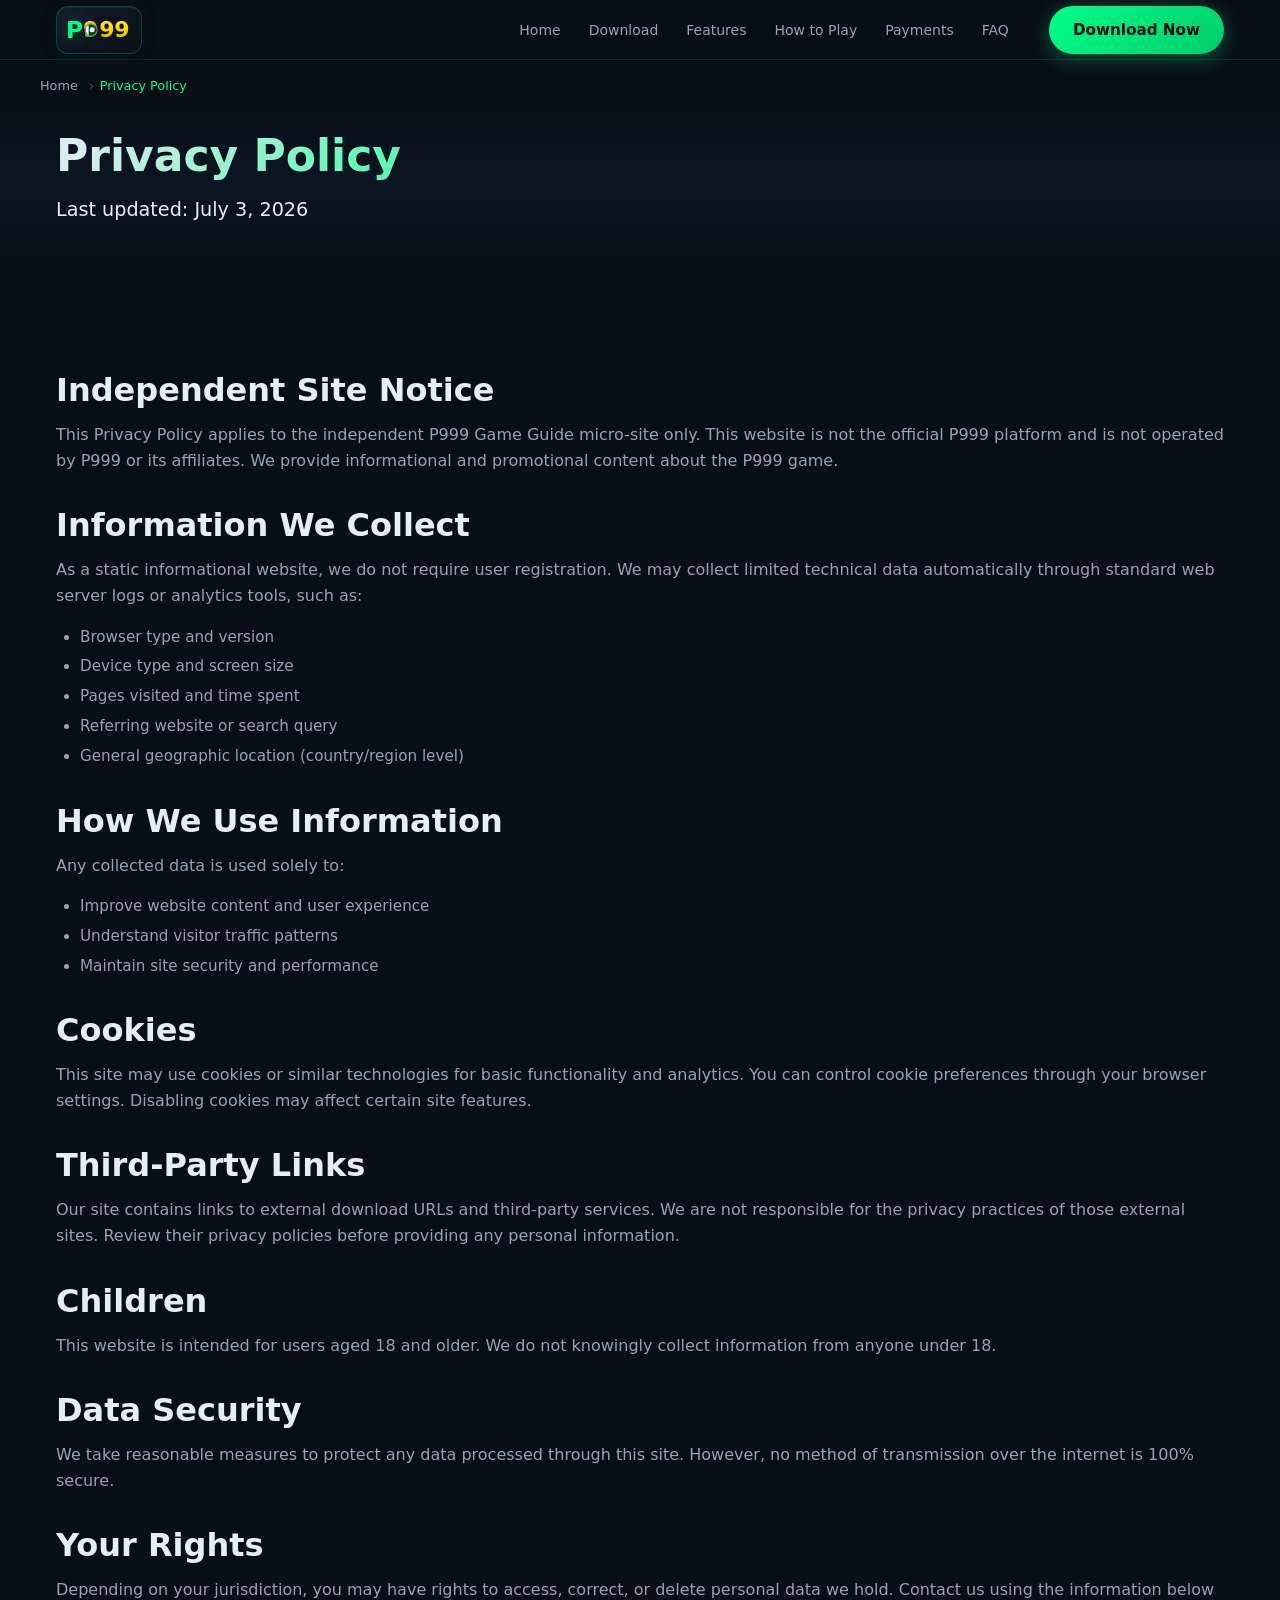
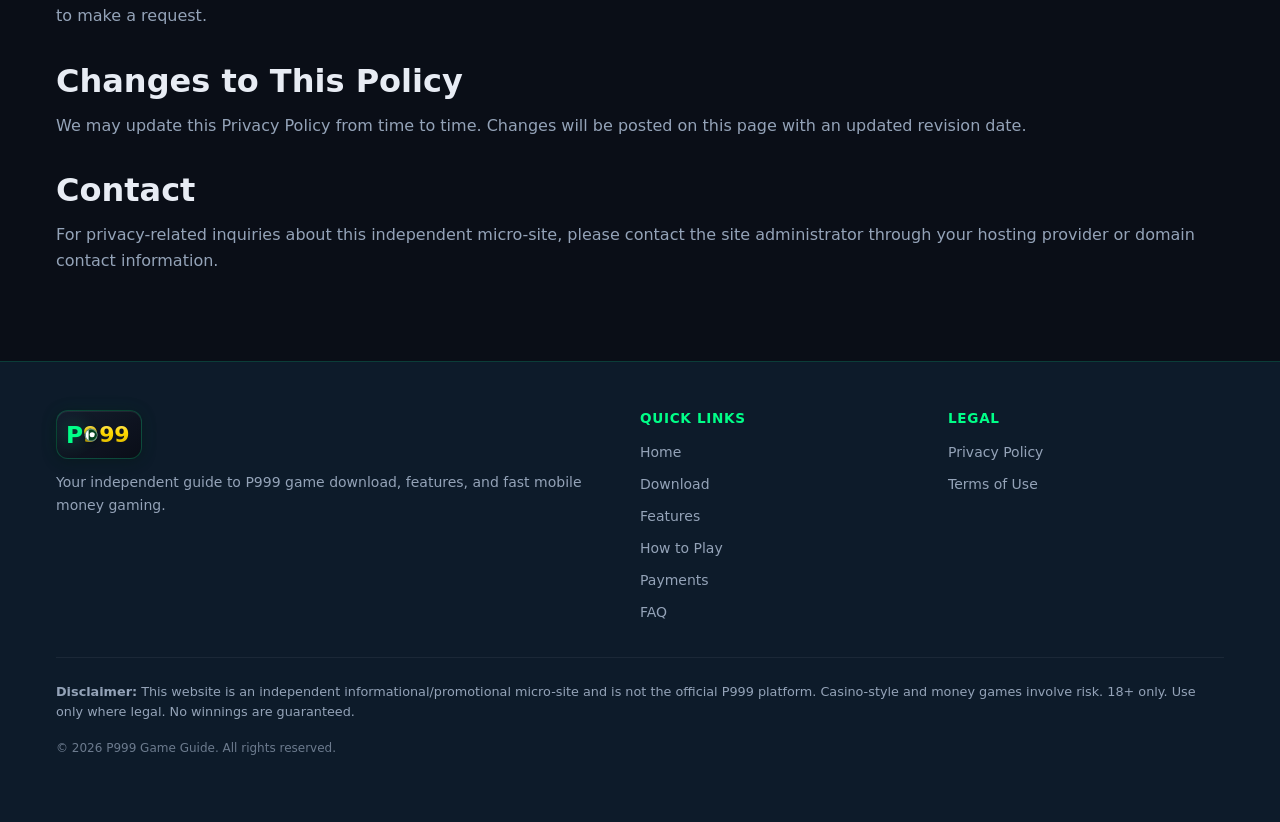
<file: privacy.html>
<!DOCTYPE html>
<html lang="en">
<head>
  <meta charset="UTF-8">
  <meta name="viewport" content="width=device-width, initial-scale=1.0, viewport-fit=cover">
  <title>Privacy Policy — P999 Game Guide Micro-Site</title>
  <meta name="description" content="Privacy Policy for the independent P999 Game Guide micro-site. Learn how we handle information when you visit our promotional and informational pages.">
  <link rel="canonical" href="https://p999-game.vercel.app/privacy.html">
  <meta name="theme-color" content="#0a0e17">
  <meta name="robots" content="index, follow">

  <meta property="og:type" content="website">
  <meta property="og:title" content="Privacy Policy — P999 Game Guide">
  <meta property="og:description" content="Privacy Policy for the independent P999 promotional micro-site.">
  <meta property="og:url" content="https://p999-game.vercel.app/privacy.html">
  <meta property="og:site_name" content="P999 Game Guide">

  <meta name="twitter:card" content="summary">
  <meta name="twitter:title" content="Privacy Policy — P999 Game Guide">
  <meta name="twitter:description" content="Privacy Policy for the independent P999 promotional micro-site.">

  <link rel="stylesheet" href="style.css">
</head>
<body>

  <header class="site-header">
    <div class="container header-inner">
      <a href="index.html" class="p999-logo" aria-label="P999 Home">
        <span class="logo-text"><span class="logo-p">P</span><span class="logo-nine logo-nine-flag">9<span class="pk-flag"><span class="pk-flag-stripe"></span><span class="pk-flag-moon"></span><span class="pk-flag-star"></span></span></span><span class="logo-nine">9</span><span class="logo-nine">9</span></span>
      </a>
      <nav class="main-nav" aria-label="Main navigation">
        <ul>
          <li><a href="index.html">Home</a></li>
          <li><a href="download.html">Download</a></li>
          <li><a href="features.html">Features</a></li>
          <li><a href="how-to-play.html">How to Play</a></li>
          <li><a href="login-payments.html">Payments</a></li>
          <li><a href="faq.html">FAQ</a></li>
        </ul>
      </nav>
      <a href="#" class="btn btn-primary header-cta" data-download>Download Now</a>
      <div class="header-actions">
        <a href="#" class="btn btn-primary header-cta-mobile" data-download>Download</a>
        <button class="hamburger" aria-label="Open menu" aria-expanded="false"><span></span><span></span><span></span></button>
      </div>
    </div>
  </header>

  <nav class="mobile-nav" aria-label="Mobile navigation">
    <ul>
      
      <li class="mobile-nav-cta"><a href="#" class="btn btn-primary btn-block" data-download>Download Now</a></li>
<li><a href="index.html">Home</a></li>
      <li><a href="download.html">Download</a></li>
      <li><a href="features.html">Features</a></li>
      <li><a href="how-to-play.html">How to Play</a></li>
      <li><a href="login-payments.html">Payments</a></li>
      <li><a href="faq.html">FAQ</a></li>
    </ul>
  </nav>

  <main>
    <div class="container breadcrumbs" aria-label="Breadcrumb">
      <ol><li><a href="index.html">Home</a></li><li>Privacy Policy</li></ol>
    </div>

    <section class="page-header">
      <div class="container">
        <h1>Privacy Policy</h1>
        <p class="lead">Last updated: July 3, 2026</p>
      </div>
    </section>

    <section>
      <div class="container prose">
        <h2>Independent Site Notice</h2>
        <p>This Privacy Policy applies to the independent P999 Game Guide micro-site only. This website is not the official P999 platform and is not operated by P999 or its affiliates. We provide informational and promotional content about the P999 game.</p>

        <h2>Information We Collect</h2>
        <p>As a static informational website, we do not require user registration. We may collect limited technical data automatically through standard web server logs or analytics tools, such as:</p>
        <ul>
          <li>Browser type and version</li>
          <li>Device type and screen size</li>
          <li>Pages visited and time spent</li>
          <li>Referring website or search query</li>
          <li>General geographic location (country/region level)</li>
        </ul>

        <h2>How We Use Information</h2>
        <p>Any collected data is used solely to:</p>
        <ul>
          <li>Improve website content and user experience</li>
          <li>Understand visitor traffic patterns</li>
          <li>Maintain site security and performance</li>
        </ul>

        <h2>Cookies</h2>
        <p>This site may use cookies or similar technologies for basic functionality and analytics. You can control cookie preferences through your browser settings. Disabling cookies may affect certain site features.</p>

        <h2>Third-Party Links</h2>
        <p>Our site contains links to external download URLs and third-party services. We are not responsible for the privacy practices of those external sites. Review their privacy policies before providing any personal information.</p>

        <h2>Children</h2>
        <p>This website is intended for users aged 18 and older. We do not knowingly collect information from anyone under 18.</p>

        <h2>Data Security</h2>
        <p>We take reasonable measures to protect any data processed through this site. However, no method of transmission over the internet is 100% secure.</p>

        <h2>Your Rights</h2>
        <p>Depending on your jurisdiction, you may have rights to access, correct, or delete personal data we hold. Contact us using the information below to make a request.</p>

        <h2>Changes to This Policy</h2>
        <p>We may update this Privacy Policy from time to time. Changes will be posted on this page with an updated revision date.</p>

        <h2>Contact</h2>
        <p>For privacy-related inquiries about this independent micro-site, please contact the site administrator through your hosting provider or domain contact information.</p>
      </div>
    </section>
  </main>

  <footer class="site-footer">
    <div class="container">
      <div class="footer-grid">
        <div class="footer-brand">
          <a href="index.html" class="p999-logo"><span class="logo-text"><span class="logo-p">P</span><span class="logo-nine logo-nine-flag">9<span class="pk-flag"><span class="pk-flag-stripe"></span><span class="pk-flag-moon"></span><span class="pk-flag-star"></span></span></span><span class="logo-nine">9</span><span class="logo-nine">9</span></span></a>
          <p>Your independent guide to P999 game download, features, and fast mobile money gaming.</p>
        </div>
        <div class="footer-links"><h4>Quick Links</h4><ul><li><a href="index.html">Home</a></li><li><a href="download.html">Download</a></li><li><a href="features.html">Features</a></li><li><a href="how-to-play.html">How to Play</a></li><li><a href="login-payments.html">Payments</a></li><li><a href="faq.html">FAQ</a></li></ul></div>
        <div class="footer-links"><h4>Legal</h4><ul><li><a href="privacy.html">Privacy Policy</a></li><li><a href="terms.html">Terms of Use</a></li></ul></div>
      </div>
      <p class="footer-disclaimer"><strong>Disclaimer:</strong> This website is an independent informational/promotional micro-site and is not the official P999 platform. Casino-style and money games involve risk. 18+ only. Use only where legal. No winnings are guaranteed.</p>
      <p class="footer-bottom">&copy; 2026 P999 Game Guide. All rights reserved.</p>
    </div>
  </footer>

  <div class="mobile-download-bar"><a href="#" class="btn btn-primary" data-download>Download P999</a></div>
  <button class="scroll-top" aria-label="Scroll to top">↑</button>
  <script defer src="script.js"></script>
</body>
</html>
</file>
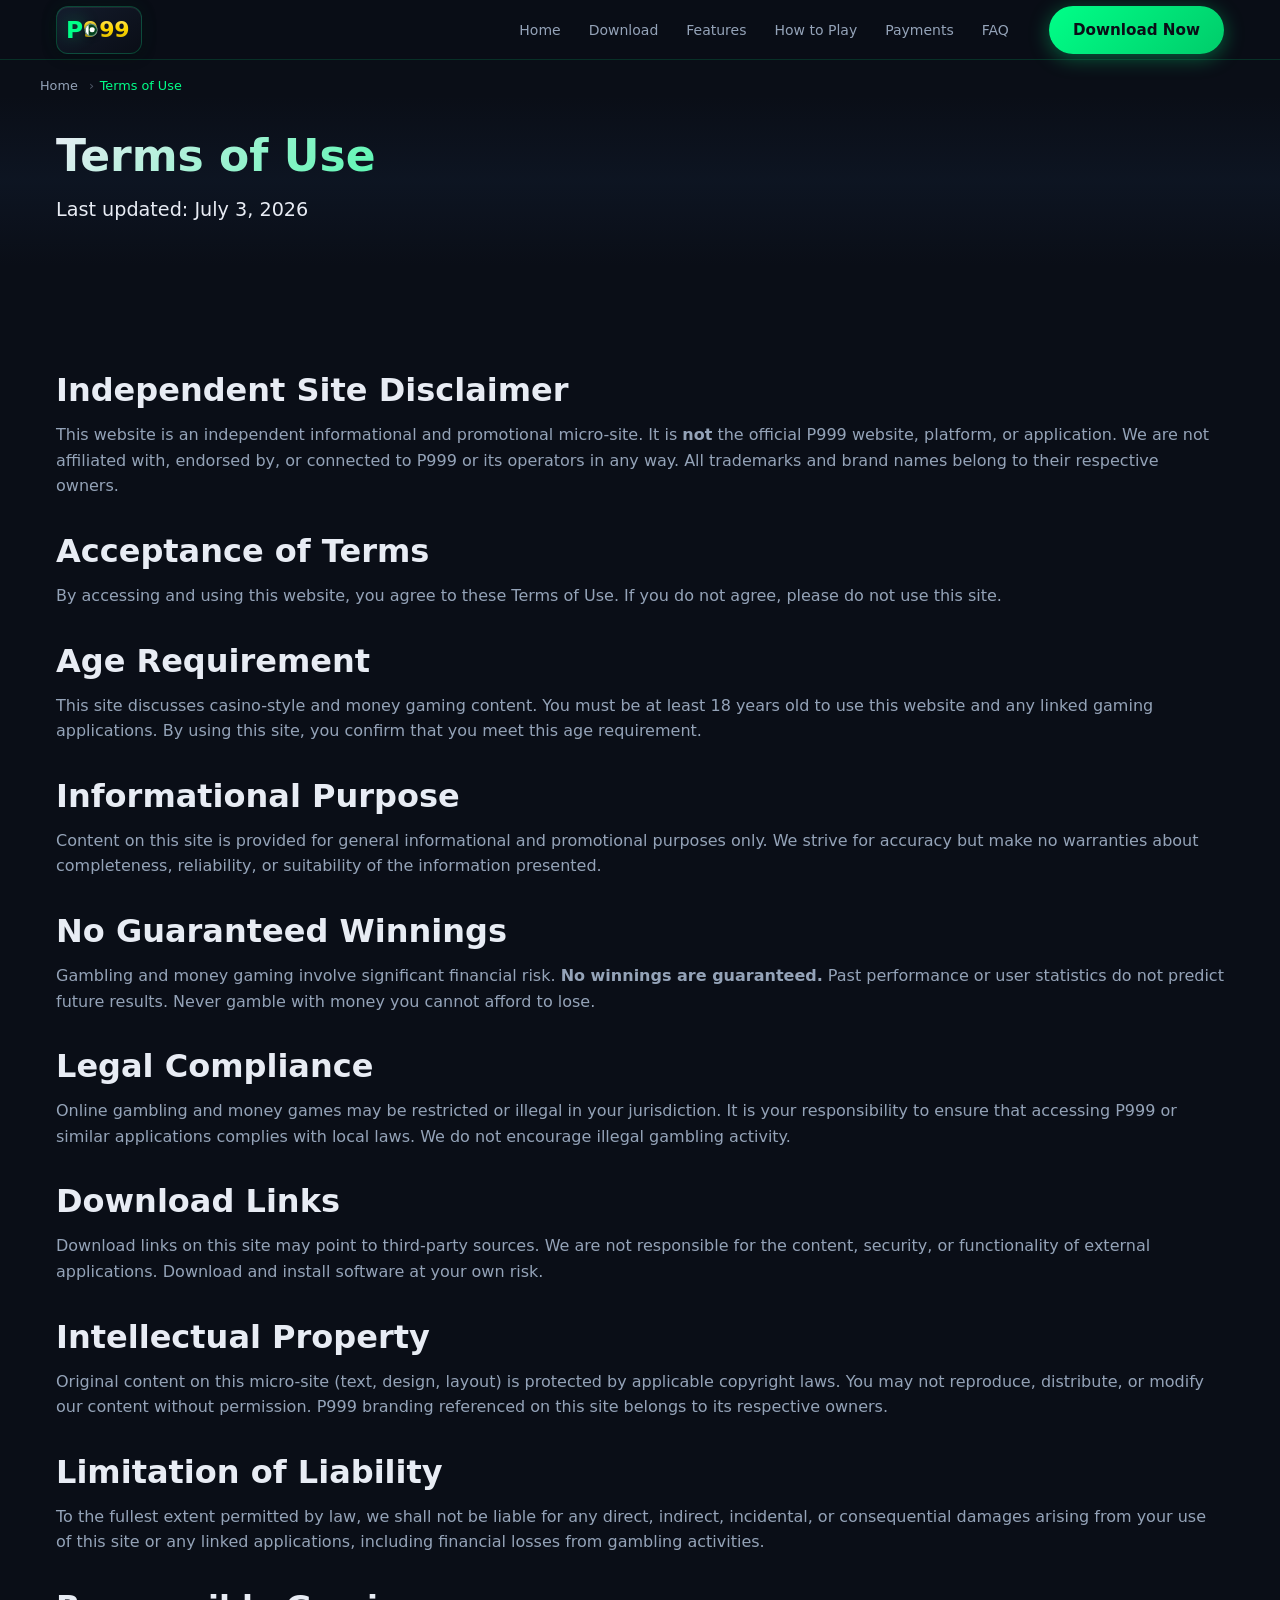
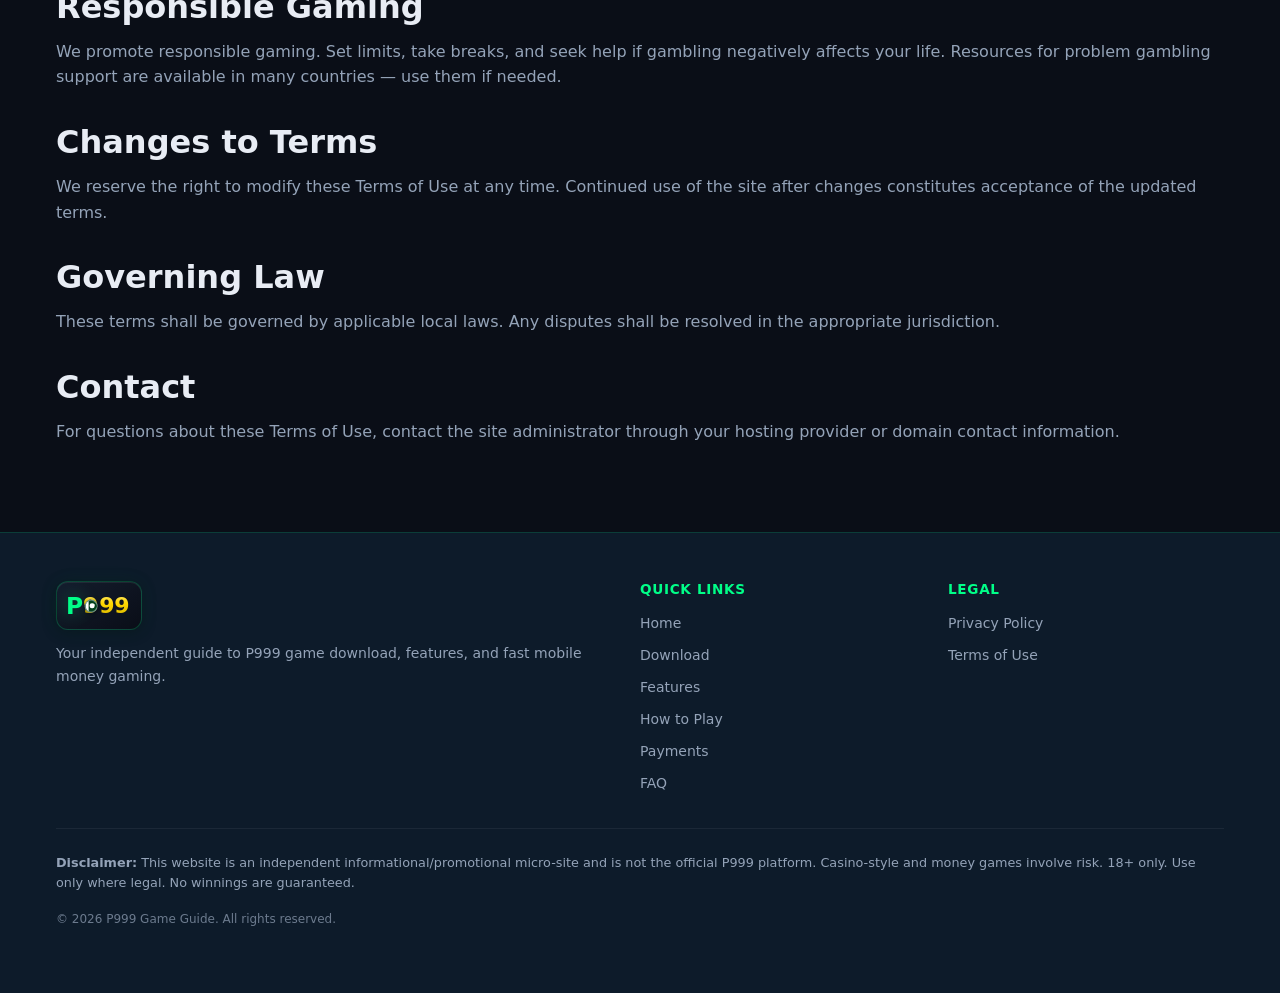
<file: terms.html>
<!DOCTYPE html>
<html lang="en">
<head>
  <meta charset="UTF-8">
  <meta name="viewport" content="width=device-width, initial-scale=1.0, viewport-fit=cover">
  <title>Terms of Use — P999 Game Guide Micro-Site</title>
  <meta name="description" content="Terms of Use for the independent P999 Game Guide micro-site. Read our disclaimer, usage rules, and responsible gaming notice before using this site.">
  <link rel="canonical" href="https://p999-game.vercel.app/terms.html">
  <meta name="theme-color" content="#0a0e17">
  <meta name="robots" content="index, follow">

  <meta property="og:type" content="website">
  <meta property="og:title" content="Terms of Use — P999 Game Guide">
  <meta property="og:description" content="Terms of Use and disclaimer for the independent P999 promotional micro-site.">
  <meta property="og:url" content="https://p999-game.vercel.app/terms.html">
  <meta property="og:site_name" content="P999 Game Guide">

  <meta name="twitter:card" content="summary">
  <meta name="twitter:title" content="Terms of Use — P999 Game Guide">
  <meta name="twitter:description" content="Terms of Use and disclaimer for the independent P999 promotional micro-site.">

  <link rel="stylesheet" href="style.css">
</head>
<body>

  <header class="site-header">
    <div class="container header-inner">
      <a href="index.html" class="p999-logo" aria-label="P999 Home">
        <span class="logo-text"><span class="logo-p">P</span><span class="logo-nine logo-nine-flag">9<span class="pk-flag"><span class="pk-flag-stripe"></span><span class="pk-flag-moon"></span><span class="pk-flag-star"></span></span></span><span class="logo-nine">9</span><span class="logo-nine">9</span></span>
      </a>
      <nav class="main-nav" aria-label="Main navigation">
        <ul>
          <li><a href="index.html">Home</a></li>
          <li><a href="download.html">Download</a></li>
          <li><a href="features.html">Features</a></li>
          <li><a href="how-to-play.html">How to Play</a></li>
          <li><a href="login-payments.html">Payments</a></li>
          <li><a href="faq.html">FAQ</a></li>
        </ul>
      </nav>
      <a href="#" class="btn btn-primary header-cta" data-download>Download Now</a>
      <div class="header-actions">
        <a href="#" class="btn btn-primary header-cta-mobile" data-download>Download</a>
        <button class="hamburger" aria-label="Open menu" aria-expanded="false"><span></span><span></span><span></span></button>
      </div>
    </div>
  </header>

  <nav class="mobile-nav" aria-label="Mobile navigation">
    <ul>
      
      <li class="mobile-nav-cta"><a href="#" class="btn btn-primary btn-block" data-download>Download Now</a></li>
<li><a href="index.html">Home</a></li>
      <li><a href="download.html">Download</a></li>
      <li><a href="features.html">Features</a></li>
      <li><a href="how-to-play.html">How to Play</a></li>
      <li><a href="login-payments.html">Payments</a></li>
      <li><a href="faq.html">FAQ</a></li>
    </ul>
  </nav>

  <main>
    <div class="container breadcrumbs" aria-label="Breadcrumb">
      <ol><li><a href="index.html">Home</a></li><li>Terms of Use</li></ol>
    </div>

    <section class="page-header">
      <div class="container">
        <h1>Terms of Use</h1>
        <p class="lead">Last updated: July 3, 2026</p>
      </div>
    </section>

    <section>
      <div class="container prose">
        <h2>Independent Site Disclaimer</h2>
        <p>This website is an independent informational and promotional micro-site. It is <strong>not</strong> the official P999 website, platform, or application. We are not affiliated with, endorsed by, or connected to P999 or its operators in any way. All trademarks and brand names belong to their respective owners.</p>

        <h2>Acceptance of Terms</h2>
        <p>By accessing and using this website, you agree to these Terms of Use. If you do not agree, please do not use this site.</p>

        <h2>Age Requirement</h2>
        <p>This site discusses casino-style and money gaming content. You must be at least 18 years old to use this website and any linked gaming applications. By using this site, you confirm that you meet this age requirement.</p>

        <h2>Informational Purpose</h2>
        <p>Content on this site is provided for general informational and promotional purposes only. We strive for accuracy but make no warranties about completeness, reliability, or suitability of the information presented.</p>

        <h2>No Guaranteed Winnings</h2>
        <p>Gambling and money gaming involve significant financial risk. <strong>No winnings are guaranteed.</strong> Past performance or user statistics do not predict future results. Never gamble with money you cannot afford to lose.</p>

        <h2>Legal Compliance</h2>
        <p>Online gambling and money games may be restricted or illegal in your jurisdiction. It is your responsibility to ensure that accessing P999 or similar applications complies with local laws. We do not encourage illegal gambling activity.</p>

        <h2>Download Links</h2>
        <p>Download links on this site may point to third-party sources. We are not responsible for the content, security, or functionality of external applications. Download and install software at your own risk.</p>

        <h2>Intellectual Property</h2>
        <p>Original content on this micro-site (text, design, layout) is protected by applicable copyright laws. You may not reproduce, distribute, or modify our content without permission. P999 branding referenced on this site belongs to its respective owners.</p>

        <h2>Limitation of Liability</h2>
        <p>To the fullest extent permitted by law, we shall not be liable for any direct, indirect, incidental, or consequential damages arising from your use of this site or any linked applications, including financial losses from gambling activities.</p>

        <h2>Responsible Gaming</h2>
        <p>We promote responsible gaming. Set limits, take breaks, and seek help if gambling negatively affects your life. Resources for problem gambling support are available in many countries — use them if needed.</p>

        <h2>Changes to Terms</h2>
        <p>We reserve the right to modify these Terms of Use at any time. Continued use of the site after changes constitutes acceptance of the updated terms.</p>

        <h2>Governing Law</h2>
        <p>These terms shall be governed by applicable local laws. Any disputes shall be resolved in the appropriate jurisdiction.</p>

        <h2>Contact</h2>
        <p>For questions about these Terms of Use, contact the site administrator through your hosting provider or domain contact information.</p>
      </div>
    </section>
  </main>

  <footer class="site-footer">
    <div class="container">
      <div class="footer-grid">
        <div class="footer-brand">
          <a href="index.html" class="p999-logo"><span class="logo-text"><span class="logo-p">P</span><span class="logo-nine logo-nine-flag">9<span class="pk-flag"><span class="pk-flag-stripe"></span><span class="pk-flag-moon"></span><span class="pk-flag-star"></span></span></span><span class="logo-nine">9</span><span class="logo-nine">9</span></span></a>
          <p>Your independent guide to P999 game download, features, and fast mobile money gaming.</p>
        </div>
        <div class="footer-links"><h4>Quick Links</h4><ul><li><a href="index.html">Home</a></li><li><a href="download.html">Download</a></li><li><a href="features.html">Features</a></li><li><a href="how-to-play.html">How to Play</a></li><li><a href="login-payments.html">Payments</a></li><li><a href="faq.html">FAQ</a></li></ul></div>
        <div class="footer-links"><h4>Legal</h4><ul><li><a href="privacy.html">Privacy Policy</a></li><li><a href="terms.html">Terms of Use</a></li></ul></div>
      </div>
      <p class="footer-disclaimer"><strong>Disclaimer:</strong> This website is an independent informational/promotional micro-site and is not the official P999 platform. Casino-style and money games involve risk. 18+ only. Use only where legal. No winnings are guaranteed.</p>
      <p class="footer-bottom">&copy; 2026 P999 Game Guide. All rights reserved.</p>
    </div>
  </footer>

  <div class="mobile-download-bar"><a href="#" class="btn btn-primary" data-download>Download P999</a></div>
  <button class="scroll-top" aria-label="Scroll to top">↑</button>
  <script defer src="script.js"></script>
</body>
</html>
</file>
<file: style.css>
/* ============================================
   P999 Micro-Site — Mobile-First Design System
   ============================================ */

:root {
  --color-bg: #0a0e17;
  --color-bg-alt: #111827;
  --color-bg-card: #151d2e;
  --color-bg-card-hover: #1a2438;
  --color-neon: #00ff88;
  --color-neon-dim: #00cc6a;
  --color-gold: #ffd700;
  --color-gold-dim: #c9a800;
  --color-blue: #1e3a5f;
  --color-blue-deep: #0d1b2a;
  --color-text: #e8ecf4;
  --color-text-muted: #94a3b8;
  --color-border: rgba(0, 255, 136, 0.15);
  --color-shadow: rgba(0, 0, 0, 0.4);
  --color-neon-glow: rgba(0, 255, 136, 0.35);
  --color-gold-glow: rgba(255, 215, 0, 0.25);
  --font-main: 'Segoe UI', system-ui, -apple-system, BlinkMacSystemFont, sans-serif;
  --radius-sm: 8px;
  --radius-md: 14px;
  --radius-lg: 22px;
  --radius-full: 9999px;
  --header-h: 60px;
  --bottom-bar-h: 64px;
  --transition: 0.25s ease;
  --max-w: 1200px;
  --touch-min: 48px;
  --safe-bottom: env(safe-area-inset-bottom, 0px);
  --safe-left: env(safe-area-inset-left, 0px);
  --safe-right: env(safe-area-inset-right, 0px);
}

*, *::before, *::after {
  box-sizing: border-box;
  margin: 0;
  padding: 0;
}

html {
  scroll-behavior: smooth;
  font-size: 16px;
}

body {
  font-family: var(--font-main);
  background: var(--color-bg);
  color: var(--color-text);
  line-height: 1.6;
  min-height: 100vh;
  overflow-x: hidden;
  -webkit-font-smoothing: antialiased;
  -moz-osx-font-smoothing: grayscale;
  text-rendering: optimizeLegibility;
}

@media (max-width: 767px) {
  body {
    padding-bottom: calc(var(--bottom-bar-h) + var(--safe-bottom));
  }
}

body.menu-open {
  overflow: hidden;
}

img, svg {
  display: block;
  max-width: 100%;
}

a {
  color: var(--color-neon);
  text-decoration: none;
  transition: color var(--transition);
}

a:hover {
  color: var(--color-gold);
}

ul, ol {
  list-style: none;
}

/* ---- Typography ---- */
h1, h2, h3, h4 {
  line-height: 1.25;
  font-weight: 700;
}

h1 {
  font-size: clamp(1.75rem, 5vw, 2.75rem);
  background: linear-gradient(135deg, var(--color-text) 0%, var(--color-neon) 50%, var(--color-gold) 100%);
  -webkit-background-clip: text;
  -webkit-text-fill-color: transparent;
  background-clip: text;
}

h2 {
  font-size: clamp(1.35rem, 4vw, 2rem);
  color: var(--color-text);
  margin-bottom: 1rem;
}

h3 {
  font-size: clamp(1.1rem, 3vw, 1.35rem);
  color: var(--color-neon);
  margin-bottom: 0.5rem;
}

p {
  margin-bottom: 1rem;
  color: var(--color-text-muted);
}

.lead {
  font-size: clamp(1rem, 2.5vw, 1.2rem);
  color: var(--color-text);
}

.section-title {
  text-align: center;
  margin-bottom: 2.5rem;
}

.section-title h2 {
  margin-bottom: 0.5rem;
}

.section-title p {
  max-width: 600px;
  margin: 0 auto;
}

/* ---- Layout ---- */
.container {
  width: 100%;
  max-width: var(--max-w);
  margin: 0 auto;
  padding: 0 max(1rem, var(--safe-left));
  padding-right: max(1rem, var(--safe-right));
}

section {
  padding: 3.5rem 0;
}

@media (max-width: 767px) {
  section {
    padding: 2.5rem 0;
  }

  section:not(.hero):not(.page-header):not(.cta-section) {
    content-visibility: auto;
    contain-intrinsic-size: auto 480px;
  }
}

section:nth-child(even) {
  background: linear-gradient(180deg, transparent, rgba(30, 58, 95, 0.15), transparent);
}

/* ---- P999 Logo ---- */
.p999-logo {
  display: inline-flex;
  align-items: center;
  gap: 0.5rem;
  font-weight: 800;
  font-size: 1.35rem;
  letter-spacing: -0.03em;
  text-decoration: none;
  color: var(--color-text);
  flex-shrink: 0;
}

.p999-logo:hover {
  color: var(--color-text);
}

.logo-text {
  display: inline-flex;
  align-items: center;
  gap: 0.02em;
  padding: 0.22em 0.55em 0.22em 0.42em;
  background: linear-gradient(145deg, rgba(21, 29, 46, 0.95), rgba(10, 14, 23, 0.98));
  border: 1px solid rgba(0, 255, 136, 0.22);
  border-radius: 12px;
  box-shadow:
    0 2px 14px rgba(0, 0, 0, 0.35),
    inset 0 1px 0 rgba(255, 255, 255, 0.07),
    0 0 20px rgba(0, 255, 136, 0.06);
}

.logo-p {
  color: var(--color-neon);
  text-shadow: 0 0 18px var(--color-neon-glow);
  font-size: 1.08em;
}

.logo-nine {
  background: linear-gradient(180deg, #fff0a0 0%, var(--color-gold) 45%, var(--color-gold-dim) 100%);
  -webkit-background-clip: text;
  -webkit-text-fill-color: transparent;
  background-clip: text;
  position: relative;
  font-size: 1.02em;
}

.logo-nine-flag {
  position: relative;
  display: inline-block;
  min-width: 0.72em;
}

.logo-nine-flag .pk-flag {
  position: absolute;
  top: 50%;
  left: 50%;
  transform: translate(-50%, -50%);
  width: 0.58em;
  height: 0.58em;
  border-radius: 50%;
  overflow: hidden;
  background: #01411c;
  border: 1.5px solid rgba(255, 255, 255, 0.45);
  box-shadow:
    0 1px 5px rgba(0, 0, 0, 0.5),
    inset 0 0 0 0.5px rgba(255, 255, 255, 0.15);
  z-index: 1;
}

.pk-flag-stripe {
  position: absolute;
  left: 0;
  top: 0;
  width: 30%;
  height: 100%;
  background: #ffffff;
}

.pk-flag-moon {
  position: absolute;
  right: 16%;
  top: 50%;
  transform: translateY(-50%);
  width: 42%;
  height: 42%;
  border-radius: 50%;
  background: #ffffff;
  box-shadow: 0.11em 0 0 0 #01411c;
}

.pk-flag-star {
  position: absolute;
  right: 10%;
  top: 28%;
  width: 0.14em;
  height: 0.14em;
  background: #ffffff;
  clip-path: polygon(50% 0%, 61% 35%, 98% 35%, 68% 57%, 79% 91%, 50% 70%, 21% 91%, 32% 57%, 2% 35%, 39% 35%);
}

/* ---- App Icon (Cricketer) ---- */
.app-icon {
  width: 72px;
  height: 72px;
  border-radius: 18px;
  background: linear-gradient(145deg, #1a4d35 0%, #0d1b2a 48%, #1a3356 100%);
  border: 2px solid rgba(0, 255, 136, 0.55);
  box-shadow:
    0 0 28px var(--color-neon-glow),
    inset 0 1px 0 rgba(255, 255, 255, 0.12),
    inset 0 -2px 8px rgba(0, 0, 0, 0.3);
  display: flex;
  align-items: center;
  justify-content: center;
  flex-shrink: 0;
  position: relative;
  overflow: hidden;
}

.app-icon::after {
  content: '';
  position: absolute;
  top: 0;
  left: 0;
  right: 0;
  height: 45%;
  background: linear-gradient(180deg, rgba(255, 255, 255, 0.1), transparent);
  pointer-events: none;
  border-radius: 18px 18px 0 0;
}

.app-icon svg,
.app-icon .icon-cricketer {
  width: 100%;
  height: 100%;
  display: block;
}

.app-icon-lg {
  width: 88px;
  height: 88px;
  border-radius: 20px;
}

@media (max-width: 767px) {
  .app-icon-lg {
    width: 72px;
    height: 72px;
    border-radius: 18px;
  }
}

/* ---- Header ---- */
.site-header {
  position: sticky;
  top: 0;
  z-index: 1000;
  height: var(--header-h);
  background: rgba(10, 14, 23, 0.92);
  backdrop-filter: blur(12px);
  -webkit-backdrop-filter: blur(12px);
  border-bottom: 1px solid var(--color-border);
}

.header-inner {
  display: flex;
  align-items: center;
  justify-content: space-between;
  height: var(--header-h);
  gap: 1rem;
}

.main-nav {
  display: none;
}

.main-nav ul {
  display: flex;
  gap: 0.25rem;
}

.main-nav a {
  color: var(--color-text-muted);
  font-size: 0.875rem;
  font-weight: 500;
  padding: 0.5rem 0.75rem;
  border-radius: var(--radius-sm);
  transition: all var(--transition);
}

.main-nav a:hover,
.main-nav a.active {
  color: var(--color-neon);
  background: rgba(0, 255, 136, 0.08);
}

.header-cta {
  display: none;
}

.header-actions {
  display: flex;
  align-items: center;
  gap: 0.45rem;
  margin-left: auto;
  flex-shrink: 0;
}

.header-cta-mobile {
  display: inline-flex;
  padding: 0.5rem 0.9rem;
  font-size: 0.8125rem;
  min-height: 38px;
  font-weight: 700;
  letter-spacing: 0.01em;
}

.hamburger {
  display: flex;
  flex-direction: column;
  justify-content: center;
  gap: 5px;
  width: 40px;
  height: 40px;
  background: transparent;
  border: 1px solid var(--color-border);
  border-radius: var(--radius-sm);
  cursor: pointer;
  padding: 8px;
}

.hamburger span {
  display: block;
  width: 100%;
  height: 2px;
  background: var(--color-neon);
  border-radius: 2px;
  transition: all var(--transition);
}

.hamburger.active span:nth-child(1) {
  transform: translateY(7px) rotate(45deg);
}

.hamburger.active span:nth-child(2) {
  opacity: 0;
}

.hamburger.active span:nth-child(3) {
  transform: translateY(-7px) rotate(-45deg);
}

.mobile-nav {
  position: fixed;
  top: var(--header-h);
  left: 0;
  right: 0;
  bottom: 0;
  background: rgba(10, 14, 23, 0.98);
  z-index: 999;
  padding: 1.5rem;
  transform: translateX(100%);
  transition: transform var(--transition);
  overflow-y: auto;
}

.mobile-nav.open {
  transform: translateX(0);
}

.mobile-nav ul {
  display: flex;
  flex-direction: column;
  gap: 0.25rem;
}

.mobile-nav-cta {
  margin-bottom: 0.75rem;
  padding-bottom: 0.75rem;
  border-bottom: 1px solid var(--color-border);
}

.mobile-nav-cta .btn {
  min-height: var(--touch-min);
  font-size: 1rem;
}

.mobile-nav a {
  display: block;
  color: var(--color-text);
  font-size: 1.1rem;
  font-weight: 500;
  padding: 1rem;
  border-radius: var(--radius-md);
  border: 1px solid transparent;
}

.mobile-nav a:hover,
.mobile-nav a.active {
  background: rgba(0, 255, 136, 0.08);
  border-color: var(--color-border);
  color: var(--color-neon);
}

/* ---- Buttons ---- */
.btn {
  display: inline-flex;
  align-items: center;
  justify-content: center;
  gap: 0.5rem;
  padding: 0.75rem 1.5rem;
  font-size: 0.95rem;
  font-weight: 600;
  border-radius: var(--radius-full);
  border: none;
  cursor: pointer;
  transition: all var(--transition);
  text-decoration: none;
  font-family: inherit;
  white-space: nowrap;
  -webkit-tap-highlight-color: rgba(0, 255, 136, 0.2);
  touch-action: manipulation;
}

.btn-primary {
  background: linear-gradient(135deg, var(--color-neon) 0%, var(--color-neon-dim) 100%);
  color: #0a0e17;
  box-shadow: 0 4px 20px var(--color-neon-glow);
}

.btn-primary:hover {
  transform: translateY(-2px);
  box-shadow: 0 6px 28px var(--color-neon-glow);
  color: #0a0e17;
}

.btn-secondary {
  background: transparent;
  color: var(--color-gold);
  border: 2px solid var(--color-gold);
}

.btn-secondary:hover {
  background: rgba(255, 215, 0, 0.1);
  color: var(--color-gold);
}

.btn-gold {
  background: linear-gradient(135deg, var(--color-gold) 0%, var(--color-gold-dim) 100%);
  color: #0a0e17;
  box-shadow: 0 4px 20px var(--color-gold-glow);
}

.btn-gold:hover {
  transform: translateY(-2px);
  color: #0a0e17;
}

.btn-lg {
  padding: 1rem 2rem;
  font-size: 1.05rem;
}

.btn-block {
  width: 100%;
}

@media (max-width: 767px) {
  .btn {
    min-height: var(--touch-min);
    padding: 0.85rem 1.35rem;
    font-size: 1rem;
  }

  .btn-lg {
    min-height: 52px;
    padding: 0.95rem 1.5rem;
    font-size: 1.0625rem;
  }

  .hero-cta .btn {
    flex: 1 1 100%;
    width: 100%;
  }
}

/* ---- Hero ---- */
.hero {
  padding: 1.25rem 0 2rem;
  background:
    radial-gradient(ellipse 80% 60% at 50% -20%, rgba(0, 255, 136, 0.12), transparent),
    radial-gradient(ellipse 60% 50% at 100% 50%, rgba(30, 58, 95, 0.4), transparent),
    radial-gradient(ellipse 50% 40% at 0% 80%, rgba(255, 215, 0, 0.06), transparent);
}

.hero-grid {
  display: grid;
  gap: 2.5rem;
  align-items: center;
}

.hero-content h1 {
  margin-bottom: 0.85rem;
  font-size: clamp(1.65rem, 7vw, 2.75rem);
  line-height: 1.15;
}

.hero-subtitle {
  font-size: clamp(0.9375rem, 3.8vw, 1.15rem);
  color: var(--color-text);
  margin-bottom: 0.85rem;
  font-weight: 500;
  line-height: 1.45;
}

.hero-text {
  margin-bottom: 0;
  font-size: clamp(0.875rem, 3.5vw, 1rem);
  line-height: 1.55;
}

.hero-cta {
  display: flex;
  flex-wrap: wrap;
  gap: 0.65rem;
  margin-bottom: 0.65rem;
}

.hero-disclaimer {
  font-size: 0.75rem;
  color: var(--color-text-muted);
  margin-bottom: 0;
  line-height: 1.4;
}

.hero-disclaimer-inline {
  margin-bottom: 1rem;
}

.hero-visual {
  display: flex;
  justify-content: center;
}

@media (max-width: 767px) {
  .hero {
    padding: 1rem 0 1.75rem;
  }

  .hero-grid {
    gap: 1.25rem;
  }

  .hero-content {
    display: flex;
    flex-direction: column;
  }

  .hero-content h1 {
    margin-bottom: 0.75rem;
  }

  .hero-cta {
    flex-direction: column;
    gap: 0.55rem;
    margin-bottom: 0.5rem;
  }

  .hero-disclaimer-inline {
    order: 3;
    margin-bottom: 0.85rem;
    text-align: center;
  }

  .hero-subtitle {
    order: 4;
  }

  .hero-text {
    order: 5;
  }

  .hero-visual {
    order: 6;
  }

  .app-preview-card {
    padding: 1.25rem;
    max-width: 100%;
  }

  .preview-tags {
    gap: 0.35rem;
  }

  .tag {
    font-size: 0.6875rem;
    padding: 0.3rem 0.6rem;
  }
}

@media (min-width: 768px) {
  .hero {
    padding: 2.5rem 0 3rem;
  }
}

.app-preview-card {
  background: linear-gradient(160deg, var(--color-bg-card) 0%, var(--color-blue-deep) 100%);
  border: 1px solid var(--color-border);
  border-radius: var(--radius-lg);
  padding: 2rem;
  max-width: 340px;
  width: 100%;
  box-shadow:
    0 20px 60px var(--color-shadow),
    0 0 40px rgba(0, 255, 136, 0.08);
  position: relative;
  overflow: hidden;
}

.app-preview-card::before {
  content: '';
  position: absolute;
  top: -50%;
  right: -50%;
  width: 100%;
  height: 100%;
  background: radial-gradient(circle, rgba(0, 255, 136, 0.08), transparent 70%);
  pointer-events: none;
}

.preview-header {
  display: flex;
  align-items: center;
  gap: 1rem;
  margin-bottom: 1.5rem;
}

.preview-header .p999-logo {
  font-size: 1.25rem;
}

.preview-tags {
  display: flex;
  flex-wrap: wrap;
  gap: 0.5rem;
}

.tag {
  display: inline-block;
  padding: 0.35rem 0.75rem;
  font-size: 0.75rem;
  font-weight: 600;
  border-radius: var(--radius-full);
  background: rgba(0, 255, 136, 0.12);
  color: var(--color-neon);
  border: 1px solid rgba(0, 255, 136, 0.25);
}

.tag-gold {
  background: rgba(255, 215, 0, 0.12);
  color: var(--color-gold);
  border-color: rgba(255, 215, 0, 0.25);
}

.preview-stats {
  display: grid;
  grid-template-columns: 1fr 1fr;
  gap: 0.75rem;
  margin-top: 1.5rem;
}

.preview-stat {
  background: rgba(0, 0, 0, 0.25);
  border-radius: var(--radius-md);
  padding: 0.75rem;
  text-align: center;
}

.preview-stat strong {
  display: block;
  font-size: 1.1rem;
  color: var(--color-gold);
}

.preview-stat span {
  font-size: 0.7rem;
  color: var(--color-text-muted);
}

/* ---- Stat Cards ---- */
.stat-cards {
  display: grid;
  grid-template-columns: repeat(2, 1fr);
  gap: 0.65rem;
  margin-top: 0;
  padding-bottom: 1.5rem;
}

@media (max-width: 767px) {
  .stat-cards {
    gap: 0.5rem;
    padding-bottom: 1.25rem;
  }

  .stat-card {
    padding: 0.75rem 0.5rem;
  }

  .stat-card strong {
    font-size: 0.8125rem;
  }

  .stat-card span {
    font-size: 0.6875rem;
  }

  .stat-card .stat-icon {
    font-size: 1.25rem;
  }
}

.stat-card {
  background: var(--color-bg-card);
  border: 1px solid var(--color-border);
  border-radius: var(--radius-md);
  padding: 1rem;
  text-align: center;
  transition: all var(--transition);
}

.stat-card:hover {
  background: var(--color-bg-card-hover);
  border-color: rgba(0, 255, 136, 0.3);
  transform: translateY(-2px);
}

.stat-card .stat-icon {
  font-size: 1.5rem;
  margin-bottom: 0.35rem;
}

.stat-card strong {
  display: block;
  font-size: 0.95rem;
  color: var(--color-text);
  margin-bottom: 0.15rem;
}

.stat-card span {
  font-size: 0.75rem;
  color: var(--color-text-muted);
}

/* ---- Cards Grid ---- */
.cards-grid {
  display: grid;
  gap: 1.25rem;
}

.card {
  background: var(--color-bg-card);
  border: 1px solid var(--color-border);
  border-radius: var(--radius-md);
  padding: 1.5rem;
  transition: all var(--transition);
}

.card:hover {
  background: var(--color-bg-card-hover);
  border-color: rgba(0, 255, 136, 0.25);
  box-shadow: 0 8px 32px var(--color-shadow);
}

.card-icon {
  font-size: 2rem;
  margin-bottom: 0.75rem;
}

.card h3 {
  margin-bottom: 0.5rem;
}

.card p {
  margin-bottom: 0;
  font-size: 0.9rem;
}

/* ---- Feature List ---- */
.feature-list {
  display: grid;
  gap: 0.75rem;
}

.feature-item {
  display: flex;
  align-items: flex-start;
  gap: 0.75rem;
  padding: 1rem 1.25rem;
  background: var(--color-bg-card);
  border: 1px solid var(--color-border);
  border-radius: var(--radius-md);
}

.feature-item .check {
  flex-shrink: 0;
  width: 24px;
  height: 24px;
  background: rgba(0, 255, 136, 0.15);
  border-radius: 50%;
  display: flex;
  align-items: center;
  justify-content: center;
  color: var(--color-neon);
  font-size: 0.75rem;
  font-weight: 700;
}

.feature-item span {
  color: var(--color-text-muted);
  font-size: 0.95rem;
}

/* ---- Download Card ---- */
.download-card {
  background: linear-gradient(145deg, var(--color-bg-card) 0%, var(--color-blue) 100%);
  border: 2px solid rgba(0, 255, 136, 0.3);
  border-radius: var(--radius-lg);
  padding: 2rem;
  box-shadow: 0 12px 48px var(--color-shadow), 0 0 30px rgba(0, 255, 136, 0.1);
}

.download-card-header {
  display: flex;
  align-items: center;
  gap: 1.25rem;
  margin-bottom: 1.5rem;
}

.download-info {
  display: grid;
  gap: 0.5rem;
  margin-bottom: 1.5rem;
}

.download-info-row {
  display: flex;
  justify-content: space-between;
  padding: 0.5rem 0;
  border-bottom: 1px solid rgba(255, 255, 255, 0.06);
  font-size: 0.9rem;
}

.download-info-row dt {
  color: var(--color-text-muted);
}

.download-info-row dd {
  color: var(--color-text);
  font-weight: 600;
}

/* ---- Steps ---- */
.steps {
  display: grid;
  gap: 1rem;
  counter-reset: step;
}

.step {
  display: flex;
  gap: 1rem;
  align-items: flex-start;
  padding: 1.25rem;
  background: var(--color-bg-card);
  border: 1px solid var(--color-border);
  border-radius: var(--radius-md);
  counter-increment: step;
}

.step::before {
  content: counter(step);
  flex-shrink: 0;
  width: 36px;
  height: 36px;
  background: linear-gradient(135deg, var(--color-neon), var(--color-neon-dim));
  color: #0a0e17;
  font-weight: 800;
  border-radius: 50%;
  display: flex;
  align-items: center;
  justify-content: center;
  font-size: 0.9rem;
}

.step-content h3 {
  font-size: 1rem;
  margin-bottom: 0.25rem;
}

.step-content p {
  margin-bottom: 0;
  font-size: 0.875rem;
}

/* ---- FAQ ---- */
.faq-list {
  display: grid;
  gap: 0.75rem;
}

.faq-item {
  background: var(--color-bg-card);
  border: 1px solid var(--color-border);
  border-radius: var(--radius-md);
  overflow: hidden;
}

.faq-question {
  width: 100%;
  display: flex;
  justify-content: space-between;
  align-items: center;
  gap: 1rem;
  padding: 1.15rem 1.25rem;
  background: transparent;
  border: none;
  color: var(--color-text);
  font-size: 0.95rem;
  font-weight: 600;
  text-align: left;
  cursor: pointer;
  font-family: inherit;
  transition: background var(--transition);
}

.faq-question:hover {
  background: rgba(0, 255, 136, 0.05);
}

.faq-question .faq-icon {
  flex-shrink: 0;
  width: 24px;
  height: 24px;
  border-radius: 50%;
  background: rgba(0, 255, 136, 0.15);
  color: var(--color-neon);
  display: flex;
  align-items: center;
  justify-content: center;
  font-size: 1.1rem;
  transition: transform var(--transition);
}

.faq-item.open .faq-icon {
  transform: rotate(45deg);
}

.faq-answer {
  max-height: 0;
  overflow: hidden;
  transition: max-height 0.35s ease;
}

.faq-answer-inner {
  padding: 0 1.25rem 1.15rem;
  color: var(--color-text-muted);
  font-size: 0.9rem;
  line-height: 1.65;
}

.faq-item.open .faq-answer {
  max-height: 500px;
}

/* ---- CTA Section ---- */
.cta-section {
  text-align: center;
  padding: 4rem 0;
  background:
    radial-gradient(ellipse 70% 80% at 50% 100%, rgba(0, 255, 136, 0.1), transparent),
    linear-gradient(180deg, var(--color-bg-alt), var(--color-bg));
  border-top: 1px solid var(--color-border);
  border-bottom: 1px solid var(--color-border);
}

.cta-section h2 {
  font-size: clamp(1.5rem, 4vw, 2.25rem);
  margin-bottom: 0.75rem;
  background: linear-gradient(135deg, var(--color-neon), var(--color-gold));
  -webkit-background-clip: text;
  -webkit-text-fill-color: transparent;
  background-clip: text;
}

.cta-section p {
  max-width: 520px;
  margin: 0 auto 1.5rem;
}

/* ---- Footer ---- */
.site-footer {
  background: var(--color-blue-deep);
  border-top: 1px solid var(--color-border);
  padding: 3rem 0 6rem;
}

.footer-grid {
  display: grid;
  gap: 2rem;
  margin-bottom: 2rem;
}

.footer-brand p {
  font-size: 0.875rem;
  margin-top: 0.75rem;
}

.footer-links h4 {
  color: var(--color-neon);
  font-size: 0.85rem;
  text-transform: uppercase;
  letter-spacing: 0.05em;
  margin-bottom: 0.75rem;
}

.footer-links ul {
  display: flex;
  flex-direction: column;
  gap: 0.4rem;
}

.footer-links a {
  color: var(--color-text-muted);
  font-size: 0.875rem;
}

.footer-links a:hover {
  color: var(--color-neon);
}

.footer-disclaimer {
  padding-top: 1.5rem;
  border-top: 1px solid rgba(255, 255, 255, 0.06);
  font-size: 0.8rem;
  color: var(--color-text-muted);
  line-height: 1.6;
}

.footer-bottom {
  margin-top: 1rem;
  font-size: 0.75rem;
  color: var(--color-text-muted);
  opacity: 0.7;
}

/* ---- Breadcrumbs ---- */
.breadcrumbs {
  padding: 1rem 0 0;
  font-size: 0.8rem;
}

.breadcrumbs ol {
  display: flex;
  flex-wrap: wrap;
  gap: 0.35rem;
  align-items: center;
}

.breadcrumbs li {
  display: flex;
  align-items: center;
  gap: 0.35rem;
  color: var(--color-text-muted);
}

.breadcrumbs li:not(:last-child)::after {
  content: '›';
  margin-left: 0.35rem;
  color: var(--color-text-muted);
  opacity: 0.5;
}

.breadcrumbs a {
  color: var(--color-text-muted);
}

.breadcrumbs a:hover {
  color: var(--color-neon);
}

.breadcrumbs li:last-child {
  color: var(--color-neon);
}

/* ---- Page Header ---- */
.page-header {
  padding: 2rem 0 1.5rem;
  background:
    radial-gradient(ellipse 60% 80% at 50% -30%, rgba(0, 255, 136, 0.1), transparent);
}

.page-header h1 {
  margin-bottom: 0.75rem;
}

.page-header .lead {
  max-width: 680px;
}

.page-top-cta {
  margin-top: 1.25rem;
}

/* ---- Table ---- */
.info-table {
  width: 100%;
  border-collapse: collapse;
  margin: 1.5rem 0;
  font-size: 0.9rem;
}

.info-table th,
.info-table td {
  padding: 0.85rem 1rem;
  text-align: left;
  border-bottom: 1px solid rgba(255, 255, 255, 0.06);
}

.info-table th {
  color: var(--color-neon);
  font-weight: 600;
  width: 35%;
}

.info-table td {
  color: var(--color-text-muted);
}

.info-table tr:hover td {
  color: var(--color-text);
}

/* ---- Content Prose ---- */
.prose h2 {
  margin-top: 2rem;
  margin-bottom: 0.75rem;
}

.prose h3 {
  margin-top: 1.5rem;
}

.prose ul {
  list-style: disc;
  padding-left: 1.5rem;
  margin-bottom: 1rem;
}

.prose ul li {
  color: var(--color-text-muted);
  margin-bottom: 0.35rem;
  font-size: 0.95rem;
}

.prose ol {
  list-style: decimal;
  padding-left: 1.5rem;
  margin-bottom: 1rem;
}

.prose ol li {
  color: var(--color-text-muted);
  margin-bottom: 0.5rem;
  font-size: 0.95rem;
}

.responsible-note {
  background: rgba(255, 215, 0, 0.08);
  border: 1px solid rgba(255, 215, 0, 0.25);
  border-radius: var(--radius-md);
  padding: 1.25rem;
  margin: 1.5rem 0;
}

.responsible-note strong {
  color: var(--color-gold);
}

.responsible-note p {
  margin-bottom: 0;
  font-size: 0.9rem;
}

/* ---- Sticky Mobile Download Bar ---- */
.mobile-download-bar {
  display: flex;
  position: fixed;
  bottom: 0;
  left: 0;
  right: 0;
  z-index: 998;
  padding: 0.7rem max(1rem, var(--safe-left)) calc(0.7rem + var(--safe-bottom)) max(1rem, var(--safe-right));
  background: rgba(10, 14, 23, 0.97);
  backdrop-filter: blur(16px);
  -webkit-backdrop-filter: blur(16px);
  border-top: 1px solid rgba(0, 255, 136, 0.25);
  box-shadow: 0 -6px 32px var(--color-shadow), 0 0 24px rgba(0, 255, 136, 0.06);
}

.mobile-download-bar .btn {
  flex: 1;
  min-height: 52px;
  font-size: 1.0625rem;
  font-weight: 700;
  letter-spacing: 0.02em;
  box-shadow: 0 4px 24px var(--color-neon-glow);
}

/* ---- Scroll to Top ---- */
.scroll-top {
  position: fixed;
  bottom: calc(var(--bottom-bar-h) + 1rem + var(--safe-bottom));
  right: max(1rem, var(--safe-right));
  z-index: 997;
  width: 44px;
  height: 44px;
  border-radius: 50%;
  background: var(--color-bg-card);
  border: 1px solid var(--color-border);
  color: var(--color-neon);
  font-size: 1.25rem;
  cursor: pointer;
  opacity: 0;
  visibility: hidden;
  transform: translateY(10px);
  transition: all var(--transition);
  display: flex;
  align-items: center;
  justify-content: center;
  box-shadow: 0 4px 16px var(--color-shadow);
}

.scroll-top.visible {
  opacity: 1;
  visibility: visible;
  transform: translateY(0);
}

.scroll-top:hover {
  background: rgba(0, 255, 136, 0.15);
  border-color: var(--color-neon);
}

/* ---- Utility ---- */
.text-center {
  text-align: center;
}

.mt-1 { margin-top: 1rem; }
.mt-2 { margin-top: 2rem; }
.mb-2 { margin-bottom: 2rem; }

.link-arrow {
  display: inline-flex;
  align-items: center;
  gap: 0.35rem;
  font-weight: 600;
  font-size: 0.9rem;
}

.safety-tips {
  display: grid;
  gap: 0.75rem;
}

.safety-tip {
  display: flex;
  gap: 0.75rem;
  padding: 1rem;
  background: rgba(0, 255, 136, 0.06);
  border: 1px solid rgba(0, 255, 136, 0.15);
  border-radius: var(--radius-md);
  font-size: 0.9rem;
  color: var(--color-text-muted);
}

.safety-tip .tip-icon {
  flex-shrink: 0;
  font-size: 1.25rem;
}

/* ---- Media Queries ---- */
@media (min-width: 480px) {
  .stat-cards {
    grid-template-columns: repeat(3, 1fr);
  }
}

@media (min-width: 640px) {
  .stat-cards {
    grid-template-columns: repeat(5, 1fr);
  }

  .cards-grid {
    grid-template-columns: repeat(2, 1fr);
  }

  .footer-grid {
    grid-template-columns: 2fr 1fr 1fr;
  }

  .scroll-top {
    bottom: 1.5rem;
  }
}

@media (min-width: 768px) {
  .hamburger {
    display: none;
  }

  .header-cta-mobile {
    display: none;
  }

  .header-actions {
    display: none;
  }

  .main-nav {
    display: block;
    margin-left: auto;
    margin-right: 0.75rem;
  }

  .header-cta {
    display: inline-flex;
  }

  .mobile-nav {
    display: none;
  }

  .mobile-download-bar {
    display: none;
  }

  .site-footer {
    padding-bottom: 3rem;
  }

  .hero-grid {
    grid-template-columns: 1fr 1fr;
  }

  .cards-grid.cols-3 {
    grid-template-columns: repeat(3, 1fr);
  }

  .feature-list {
    grid-template-columns: repeat(2, 1fr);
  }

  .steps {
    grid-template-columns: repeat(2, 1fr);
  }
}

@media (min-width: 1024px) {
  .cards-grid.cols-3,
  .cards-grid {
    grid-template-columns: repeat(3, 1fr);
  }

  section {
    padding: 4.5rem 0;
  }
}

/* ---- iPhone / small Android polish ---- */
@media (max-width: 390px) {
  .p999-logo {
    font-size: 1.15rem;
  }

  .header-cta-mobile {
    padding: 0.45rem 0.7rem;
    font-size: 0.75rem;
  }

  .hamburger {
    width: 38px;
    height: 38px;
  }

  .page-header {
    padding: 1.5rem 0 1rem;
  }

  .section-title {
    margin-bottom: 1.75rem;
  }

  .download-card {
    padding: 1.25rem;
  }
}

@media (max-width: 767px) {
  .page-header {
    padding: 1.25rem 0 1rem;
  }

  .page-header h1 {
    font-size: clamp(1.5rem, 6.5vw, 2rem);
  }

  .page-header .lead {
    font-size: 0.9375rem;
  }

  .page-top-cta .btn {
    width: 100%;
  }

  .faq-question {
    font-size: 0.875rem;
    padding: 1rem;
  }

  .info-table {
    font-size: 0.8125rem;
  }

  .info-table th,
  .info-table td {
    padding: 0.7rem 0.65rem;
  }

  .card {
    padding: 1.15rem;
  }

  .site-footer {
    padding-bottom: calc(5rem + var(--safe-bottom));
  }
}

@media (min-width: 768px) and (max-width: 1024px) {
  .main-nav a {
    font-size: 0.8125rem;
    padding: 0.45rem 0.55rem;
  }
}
</file>
